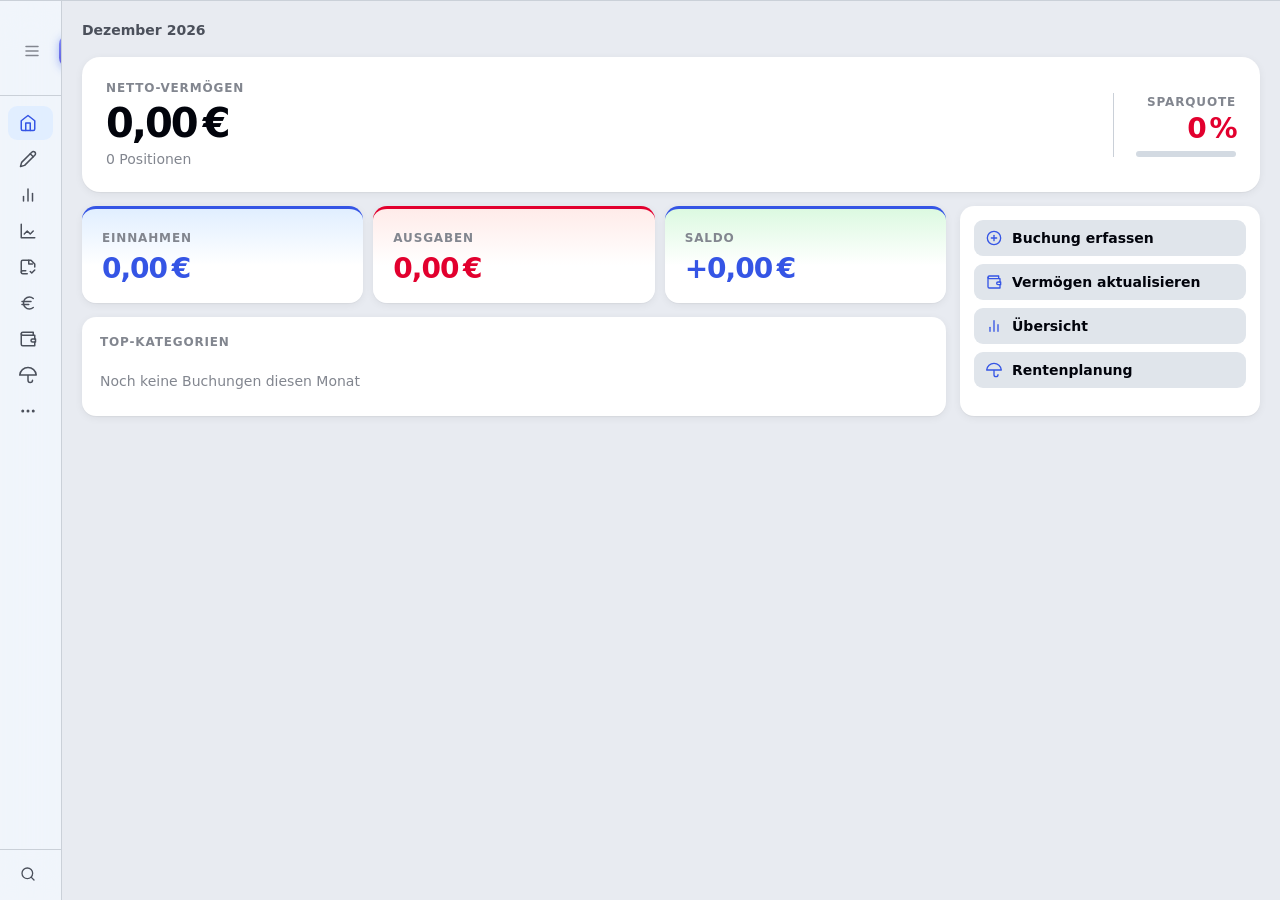
<file: index.html>
<!DOCTYPE html>
<html lang="de">
<head>
<meta charset="UTF-8">
<meta name="referrer" content="no-referrer">
<!-- CSP (Paket 4): Daten dürfen nur an diese Server gehen. Neue Fremdadresse = hier eintragen.
     'unsafe-inline' bleibt nötig (Inline-Handler) — die Sperre wirkt gegen das Ausleiten, nicht gegen Injection. -->
<meta http-equiv="Content-Security-Policy" content="default-src 'self'; script-src 'self' 'unsafe-inline'; style-src 'self' 'unsafe-inline'; font-src 'self'; img-src 'self' data: blob:; connect-src 'self' https://finanzplanersync.blob.core.windows.net https://www.alphavantage.co https://cdn.jsdelivr.net https://api.frankfurter.dev https://open.er-api.com; manifest-src 'self'; worker-src 'self'; object-src 'none'; base-uri 'self'; form-action 'none'">
<script>(function(){var u=navigator.userAgent;if(/iPad|iPhone|iPod/.test(u)||(navigator.platform==='MacIntel'&&navigator.maxTouchPoints>1))document.documentElement.classList.add('ios');if(navigator.standalone===true||(window.matchMedia&&matchMedia('(display-mode: standalone)').matches))document.documentElement.classList.add('standalone');})();</script>
<meta http-equiv="Cache-Control" content="no-cache, no-store, must-revalidate">
<meta http-equiv="Pragma" content="no-cache">
<meta http-equiv="Expires" content="0">
<meta name="color-scheme" content="light dark">
<meta name="supported-color-schemes" content="light dark">
<meta name="viewport" content="width=device-width,initial-scale=1,maximum-scale=1,user-scalable=no">
<meta name="apple-mobile-web-app-capable" content="yes">
<meta name="apple-mobile-web-app-status-bar-style" content="default">
<meta name="apple-mobile-web-app-title" content="Finanzplaner">
<title>Finanzplaner v12.2</title>
<link rel="stylesheet" href="style.css?v=20261127e">
</head>
<body>

<div class="ptr-bar" id="ptr-bar">
  <svg class="ptr-spinner" viewBox="0 0 24 24" fill="none" stroke="currentColor" stroke-width="2.5" stroke-linecap="round"><path d="M21 12a9 9 0 1 1-6.219-8.56"/></svg>
  <span id="ptr-label">Zum Laden loslassen</span>
</div>

<div id="ios-edge" aria-hidden="true"></div>
<div id="app">

<!-- ══════════════════════════════════
     SIDEBAR (Desktop ≥ 768px)
══════════════════════════════════ -->
<nav id="sidebar">
  <div class="sb-brand">
    <button class="sb-toggle" id="sb-tog" onclick="toggleSB()" title="Seitenleiste"><svg width="18" height="18" viewBox="0 0 24 24" fill="none" stroke="currentColor" stroke-width="2" stroke-linecap="round" stroke-linejoin="round"><line x1="4" y1="6" x2="20" y2="6"/><line x1="4" y1="12" x2="20" y2="12"/><line x1="4" y1="18" x2="20" y2="18"/></svg></button>
    <div class="sb-logo"><svg width="16" height="16" viewBox="0 0 24 24" fill="none" stroke="currentColor" stroke-width="2.5" stroke-linecap="round" stroke-linejoin="round"><path d="M4 10h12"/><path d="M4 14h9"/><path d="M19 6a7.7 7.7 0 0 0-5.2-2A7.9 7.9 0 0 0 6 12c0 4.4 3.5 8 7.8 8 2 0 3.8-.8 5.2-2"/></svg></div>
    <div>
      <div class="sb-name">Finanzplaner</div>
      <div class="sb-ver">v12.2 · build 1127e</div>
      <div id="sync-indicator"><span class="sync-dot" id="sync-dot"></span><span id="sync-lbl"></span></div>
    </div>
  </div>
  <div class="sb-scroll">
    <div class="sb-grp">
      <button class="sb-item" data-p="home" data-tip="Home" onclick="nav('home')"><span class="sb-ico"><svg width="18" height="18" viewBox="0 0 24 24" fill="none" stroke="currentColor" stroke-width="2" stroke-linecap="round" stroke-linejoin="round"><path d="m3 9 9-7 9 7v11a2 2 0 0 1-2 2H5a2 2 0 0 1-2-2z"/><polyline points="9 22 9 12 15 12 15 22"/></svg></span><span class="sb-txt">Home</span></button>
      <button class="sb-item active" data-p="eingabe"    data-tip="Eingabe"    onclick="nav('eingabe')"><span class="sb-ico"><svg width="18" height="18" viewBox="0 0 24 24" fill="none" stroke="currentColor" stroke-width="2" stroke-linecap="round" stroke-linejoin="round"><path d="M17 3a2.85 2.83 0 1 1 4 4L7.5 20.5 2 22l1.5-5.5Z"/><path d="m15 5 4 4"/></svg></span><span class="sb-txt">Eingabe</span></button>
      <button class="sb-item" data-p="auswertung"        data-tip="Übersicht"  onclick="nav('auswertung')"><span class="sb-ico"><svg width="18" height="18" viewBox="0 0 24 24" fill="none" stroke="currentColor" stroke-width="2" stroke-linecap="round" stroke-linejoin="round"><line x1="18" y1="20" x2="18" y2="10"/><line x1="12" y1="20" x2="12" y2="4"/><line x1="6" y1="20" x2="6" y2="14"/></svg></span><span class="sb-txt">Übersicht</span></button>
      <button class="sb-item" data-p="cashflow"          data-tip="Cashflow"   onclick="nav('cashflow')"><span class="sb-ico"><svg width="18" height="18" viewBox="0 0 24 24" fill="none" stroke="currentColor" stroke-width="2" stroke-linecap="round" stroke-linejoin="round"><path d="M3 3v18h18"/><path d="m7 16 4-4 4 4 4-4"/></svg></span><span class="sb-txt">Cashflow</span></button>
      <button class="sb-item" data-p="reports"           data-tip="Reports"    onclick="nav('reports')"><span class="sb-ico"><svg width="18" height="18" viewBox="0 0 24 24" fill="none" stroke="currentColor" stroke-width="2" stroke-linecap="round" stroke-linejoin="round"><path d="M9 17H5a2 2 0 0 0-2 2"/><path d="M11 21H5a2 2 0 0 1-2-2V5a2 2 0 0 1 2-2h11l5 5v4"/><path d="M13 3v5h5"/><path d="m15 18 2 2 4-4"/></svg></span><span class="sb-txt">Reports</span></button>
      <button class="sb-item" data-p="budget"            data-tip="Budget"     onclick="nav('budget')"><span class="sb-ico"><svg width="18" height="18" viewBox="0 0 24 24" fill="none" stroke="currentColor" stroke-width="2" stroke-linecap="round" stroke-linejoin="round"><path d="M4 10h12"/><path d="M4 14h9"/><path d="M19 6a7.7 7.7 0 0 0-5.2-2A7.9 7.9 0 0 0 6 12c0 4.4 3.5 8 7.8 8 2 0 3.8-.8 5.2-2"/></svg></span><span class="sb-txt">Budget</span></button>
      <button class="sb-item" data-p="vermoegen"         data-tip="Vermögen"   onclick="nav('vermoegen')"><span class="sb-ico"><svg width="18" height="18" viewBox="0 0 24 24" fill="none" stroke="currentColor" stroke-width="2" stroke-linecap="round" stroke-linejoin="round"><path d="M21 12V7H5a2 2 0 0 1 0-4h14v4"/><path d="M3 5v14a2 2 0 0 0 2 2h16v-5"/><path d="M18 12a2 2 0 0 0 0 4h4v-4Z"/></svg></span><span class="sb-txt">Vermögen</span></button>
      <button class="sb-item" data-p="rente"             data-tip="Rente"       onclick="nav('rente')"><span class="sb-ico"><svg width="18" height="18" viewBox="0 0 24 24" fill="none" stroke="currentColor" stroke-width="2" stroke-linecap="round" stroke-linejoin="round"><path d="M23 12a11.05 11.05 0 0 0-22 0zm-5 7a3 3 0 0 1-6 0v-7"/></svg></span><span class="sb-txt">Rente</span></button>
      <button class="sb-item" data-p="mehr"              data-tip="Mehr"        onclick="nav('mehr')"><span class="sb-ico"><svg width="18" height="18" viewBox="0 0 24 24" fill="none" stroke="currentColor" stroke-width="2" stroke-linecap="round" stroke-linejoin="round"><circle cx="12" cy="12" r="1"/><circle cx="19" cy="12" r="1"/><circle cx="5" cy="12" r="1"/></svg></span><span class="sb-txt">Mehr</span></button>
    </div>
  </div>
  <div class="sb-foot">
    <button class="sb-item" data-tip="Suche" onclick="openSearch()"><span class="sb-ico"><svg width="16" height="16" viewBox="0 0 24 24" fill="none" stroke="currentColor" stroke-width="2" stroke-linecap="round" stroke-linejoin="round"><circle cx="11" cy="11" r="8"/><path d="m21 21-4.35-4.35"/></svg></span><span class="sb-txt">Suche</span></button>
  </div>
</nav>

<!-- ══════════════════════════════════
     MAIN
══════════════════════════════════ -->
<div id="main">

  <!-- SAS-Ablauf-Warnbanner (nur sichtbar wenn Token bald abläuft / abgelaufen) -->
  <div id="sas-bar" class="sas-bar" style="display:none" onclick="stGo('sync')"></div>

  <!-- Mobile Header (nur < 768px sichtbar per CSS) -->
  <div id="mob-hdr">
    <div class="mob-top">
      <div class="mob-brand">
        <div class="mob-brand-logo"><svg width="16" height="16" viewBox="0 0 24 24" fill="none" stroke="currentColor" stroke-width="2.5" stroke-linecap="round" stroke-linejoin="round"><path d="M4 10h12"/><path d="M4 14h9"/><path d="M19 6a7.7 7.7 0 0 0-5.2-2A7.9 7.9 0 0 0 6 12c0 4.4 3.5 8 7.8 8 2 0 3.8-.8 5.2-2"/></svg></div>
        <div class="mob-brand-name">Finanzplaner</div>
      </div>
      <div style="display:flex;align-items:center;gap:6px">
        <div class="mob-page-lbl" id="mob-lbl">Eingabe</div>
        <button class="sr-mob-btn" onclick="openSearch()" title="Suche"><svg width="16" height="16" viewBox="0 0 24 24" fill="none" stroke="currentColor" stroke-width="2" stroke-linecap="round" stroke-linejoin="round"><circle cx="11" cy="11" r="8"/><path d="m21 21-4.35-4.35"/></svg></button>
      </div>
    </div>
  </div>

  <!-- Neue Navigation (Schritt 3, Test-Schalter): Reiter des Bereichs, nur sichtbar mit body.nn -->
  <div id="nn-sub" class="nn-sub" role="tablist" aria-label="Reiter"></div>

  <!-- Pages -->
  <div id="pages">

    <!-- EINGABE -->
    <div class="page" id="p-home">
      <div class="pg">
        <div class="hm-wrap" id="hm-wrap"><div class="hm-empty">Wird geladen…</div></div>
      </div>
    </div>

    <div class="page active" id="p-eingabe">
      <div class="pg">
        <div class="ei-wrap">

          <!-- Kategorien -->
          <div class="ei-cats" id="cats-panel"></div>

          <!-- Numpad -->
          <div class="ei-numpad">
            <div class="np-display">
              <div class="np-cat-lbl" id="np-cat">— Kategorie wählen —</div>
              <div class="np-amount-row" style="position:relative">
                <span class="np-sign" id="np-sign"></span>
                <span class="np-amount" id="np-amt">0</span>
                <button class="np-currency-btn" id="np-currency-btn" onclick="npCurrencyToggle(event)">€</button>
                <div class="np-curr-picker" id="np-curr-picker"></div>
              </div>
              <div class="np-conv" id="np-conv"></div>
            </div>

            <div class="np-date-row">
              <input type="date" class="np-date" id="np-date">
              <button class="np-heute" onclick="setHeute()">Heute</button>
            </div>
            <div class="np-opts">
              <select class="np-sel" id="np-obj" onchange="this.classList.toggle('has-val',!!this.value)">
                <option value="">Objekt…</option>
              </select>
            </div>

            <div class="np-grid">
              <button class="np-btn" onclick="npKey('7')">7</button>
              <button class="np-btn" onclick="npKey('8')">8</button>
              <button class="np-btn" onclick="npKey('9')">9</button>
              <button class="np-btn" onclick="npKey('4')">4</button>
              <button class="np-btn" onclick="npKey('5')">5</button>
              <button class="np-btn" onclick="npKey('6')">6</button>
              <button class="np-btn" onclick="npKey('1')">1</button>
              <button class="np-btn" onclick="npKey('2')">2</button>
              <button class="np-btn" onclick="npKey('3')">3</button>
              <button class="np-btn np-del" onclick="npDel()">⌫</button>
              <button class="np-btn" onclick="npKey('0')">0</button>
              <button class="np-btn" onclick="npKey(',')">‚</button>
            </div>

            <div class="np-seg">
              <button class="np-seg-btn active" id="np-seg-aus" onclick="setTyp('ausgabe')"><svg class="ic" width="14" height="14" viewBox="0 0 24 24" fill="none" stroke="currentColor" stroke-width="2" stroke-linecap="round" stroke-linejoin="round" aria-hidden="true"><path d="M5 12h14"/></svg> Ausgabe</button>
              <button class="np-seg-btn erstattung" id="np-seg-ers" onclick="setTyp('erstattung')" title="Für Geldtransfers, Korrekturen oder Kostenrückerstattungen">↩ Rückbuchung</button>
            </div>
            <button class="np-notiz-toggle" id="np-notiz-toggle" onclick="npToggleNotiz()" type="button">
              <span class="np-notiz-ico" id="np-notiz-ico">＋</span>
              <span id="np-notiz-lbl">Notiz hinzufügen</span>
            </button>
            <div class="np-notiz-wrap" id="np-notiz-wrap">
              <textarea class="np-notiz" id="np-note" rows="2" maxlength="500" placeholder="Notiz…"></textarea>
            </div>
            <div class="np-save-row">
              <button class="np-save" id="np-save" disabled onclick="speichern()">Speichern</button>
            </div>
          </div>

        </div><!-- /ei-wrap -->

        <!-- Kontoauszug-Import -->
        <button class="imp-start" onclick="impStart()">
          <span class="imp-start-ico">⤓</span>
          <span><b>Kontoauszug importieren</b><span class="imp-start-sub">CSV der ING prüfen und übernehmen</span></span>
        </button>
        <input type="file" id="imp-file" accept=".csv,text/csv,text/plain" style="display:none" onchange="impFile(this)">
        <div class="imp-hist" id="imp-hist"></div>

        <!-- Letzte Einträge -->
        <div class="entries">
          <div class="entries-hdr">
            <span class="entries-ttl">Letzte Einträge</span>
            <span class="entries-cnt" id="e-cnt"></span>
          </div>
          <div class="entries-body" id="e-list"></div>
        </div>

      </div><!-- /pg -->
    </div><!-- /p-eingabe -->

    <!-- Placeholder pages -->
    <div class="page" id="p-auswertung"><div class="pg"><div class="av-wrap"><div class="av-bar"><div class="av-nav"><button class="av-arr" onclick="avShift(-1)">&#8249;</button><div style="position:relative;display:inline-flex"><button class="av-period-lbl" id="av-lbl">--</button><input type="date" id="av-picker" style="position:absolute;inset:0;opacity:0;width:100%;height:100%;cursor:pointer" onclick="if(this.showPicker)try{this.showPicker()}catch(e){}" onchange="avPickerChange(this.value)"></div><button class="av-arr" onclick="avShift(1)">&#8250;</button></div><div class="av-right-bar"><button class="av-heute" onclick="avHeute()">Heute</button><div class="av-mode-bar"><button class="av-mode-btn active" data-m="monat" onclick="avMode('monat',this)">Monat</button><button class="av-mode-btn" data-m="quartal" onclick="avMode('quartal',this)">Quartal</button><button class="av-mode-btn" data-m="jahr" onclick="avMode('jahr',this)">Jahr</button></div></div></div><div class="rp2-kpi-row av-kpis" id="av-kpis"></div><div class="av-kat-card"><div class="av-kat-hdr"><div class="av-seg-bar"><button class="av-seg-btn active" onclick="avKatView('gruppen',this)">Gruppen</button><button class="av-seg-btn" onclick="avKatView('kategorien',this)">Kategorien</button><button class="av-seg-btn" onclick="avKatView('objekte',this)">Objekte</button></div></div><div class="av-tbl-hdr"><div class="av-tbl-h h-name desc" id="avh-name" onclick="avSort('name')">Gruppe</div><div class="av-tbl-h h-amt" id="avh-amt" onclick="avSort('amt')">Betrag</div></div><div class="av-kat-list" id="av-kat-list"></div></div><div class="av-cd-wrap" id="av-cd" style="display:none"></div></div></div></div>
    <div class="page" id="p-objekte">
      <div class="pg">
        <div class="ob-wrap" id="ob-wrap"></div>
      </div>
    </div>
    <div class="page" id="p-gehalt">
      <div class="pg">
        <div class="gh-wrap">
          <div class="gh-bar">
            <div class="av-nav">
              <button class="av-arr" onclick="ghShift(-1)">&#8249;</button>
              <span class="gh-year-lbl" id="gh-year-lbl">2026</span>
              <button class="av-arr" onclick="ghShift(1)">&#8250;</button>
            </div>
            <div style="display:flex;gap:8px;align-items:center;flex-wrap:wrap">
              <button class="av-heute" onclick="ghHeute()">Heute</button>
              <button class="av-heute" onclick="ghCopyYear()" style="background:var(--surf2);border-color:var(--brd);color:var(--tx2)">Jahr kopieren</button>
              <div id="gh-person-sw" style="display:none;background:var(--surf2);border:1px solid var(--brd);border-radius:var(--r-sm);padding:2px;display:flex;gap:2px">
                <button id="gh-sw-p1" class="av-heute" onclick="ghSetPerson('person_1')" style="border-radius:var(--r-sm);padding:4px 10px;font-size:12px">Person 1</button>
                <button id="gh-sw-p2" class="av-heute" onclick="ghSetPerson('person_2')" style="border-radius:var(--r-sm);padding:4px 10px;font-size:12px">Person 2</button>
              </div>
            </div>
          </div>
          <div class="gh-stat-row" id="gh-stats"></div>
          <div class="gh-card">
            <div class="gh-card-hdr">
              <span class="gh-card-title">Monatliche Erfassung</span>
              <span style="font-size:12px;color:var(--tx3)">Monat antippen zum Bearbeiten</span>
            </div>
            <div class="gh-months" id="gh-months"></div>
          </div>
          <div class="gh-card">
            <div class="gh-card-hdr">
              <span class="gh-card-title">Weitere Einnahmen</span>
              <span style="font-size:12px;color:var(--tx3)">Kindergeld, Steuererstattung …</span>
            </div>
            <div id="gh-inc"></div>
          </div>
          <div class="gh-card">
            <div class="gh-card-hdr">
              <span class="gh-card-title">Reallohn vs. Inflation</span>
              <div style="display:flex;gap:6px;align-items:center">
                <button id="gh-showall-btn" onclick="ghToggleShowAll()" style="display:none;padding:4px 10px;border-radius:var(--r-sm);border:1px solid var(--brd);background:var(--surf2);font-size:12px;font-weight:600;color:var(--tx2);cursor:pointer;transition:all .15s">Letzte 10</button>
                <div style="display:flex;background:var(--bg);border-radius:var(--r-sm);padding:2px;gap:2px;border:1px solid var(--brd)">
                  <button id="gh-mode-bar" onclick="ghSetMode('bar')" style="padding:4px 10px;border-radius:var(--r-sm);border:none;font-size:12px;font-weight:600;cursor:pointer;transition:all .15s;background:var(--blue);color:var(--on-accent)">Balken</button>
                  <button id="gh-mode-line" onclick="ghSetMode('line')" style="padding:4px 10px;border-radius:var(--r-sm);border:none;font-size:12px;font-weight:600;cursor:pointer;transition:all .15s;background:none;color:var(--tx2)">Linie</button>
                </div>
              </div>
            </div>
            <div style="padding:16px 12px 4px"><div class="fp-chart-box gh-chart-box"><canvas id="ghc"></canvas></div></div>
            <div id="gh-rw" class="tbl-scroll"></div>
          </div>
        </div>
      </div>
    </div>
    <div class="page" id="p-vermoegen">
      <div class="pg">
        <div class="vm-wrap">
          <div class="vm-filter" id="vm-filter"></div>
          <div class="vm-total-card" id="vm-total"></div>
          <div class="vm-chart-card" id="vm-charts"></div>
          <div class="vm-chart-card vm-hist-card" id="vm-hist"></div>
          <div class="vm-section-hdr">
            <span class="vm-section-title">Anlagen</span>
            <div style="display:flex;gap:8px">
              <button class="av-heute" id="vm-refresh-btn" onclick="vmRefreshPrices()" style="font-size:12px;padding:5px 10px">↻ Kurse aktualisieren</button>
              <button class="av-heute" onclick="vmOpenNewAsset()" style="font-size:12px;padding:5px 10px">+ Neue Anlage</button>
            </div>
          </div>
          <div class="vm-assets" id="vm-assets"></div>
          <div class="vm-espp-card" id="vm-espp"></div>
          <div class="vm-fsa-card">
            <div class="vm-fsa-hdr">
              <span class="vm-fsa-title">Freistellungsaufträge</span>
            </div>
            <div id="vm-fsa"></div>
          </div>
        </div>
      </div>
    </div>
    <div class="page" id="p-rente">
      <div class="pg" style="padding-top:12px">
        <div class="rp-layout">

          <!-- ══ SIDEBAR: Einstellungen (einklappbar) ══ -->
          <div class="rp-sidebar">

            <!-- Person-Toggle (nur wenn Partner aktiv) -->
            <div id="rp-person-bar"></div>

            <!-- ── Grundeinstellungen ── -->
            <div class="rp-sec">
              <div class="rp-sec-hdr" onclick="rpToggleSec('basis')">
                <span style="display:inline-flex;align-items:center;gap:5px"><svg width="14" height="14" viewBox="0 0 24 24" fill="none" stroke="currentColor" stroke-width="2" stroke-linecap="round" stroke-linejoin="round"><line x1="21" y1="4" x2="14" y2="4"/><line x1="10" y1="4" x2="3" y2="4"/><line x1="21" y1="12" x2="12" y2="12"/><line x1="8" y1="12" x2="3" y2="12"/><line x1="21" y1="20" x2="16" y2="20"/><line x1="12" y1="20" x2="3" y2="20"/><line x1="14" y1="2" x2="14" y2="6"/><line x1="8" y1="10" x2="8" y2="14"/><line x1="16" y1="18" x2="16" y2="22"/></svg> Grundeinstellungen</span>
                <span class="rp-sec-arr open" id="rp-sarr-basis">▼</span>
              </div>
              <div class="rp-sec-body" id="rp-sb-basis">
                <div class="rp-f">
                  <div class="rp-fl"><span>Renteneintrittsalter</span><span class="rp-fv" id="rp-retage-sv">63</span></div>
                  <input type="range" class="rp-sl-range" id="rp-retage-sl" min="40" max="70" step="1" oninput="rpSyncSlider('retage',this.value);rpQuickSave()">
                  <input type="hidden" id="rp-retage">
                </div>
                <div class="rp-f">
                  <div class="rp-fl"><span>Ausgaben/Monat im Ruhestand</span><span class="rp-fv" id="rp-expenses-sv">4.000 €</span></div>
                  <input type="range" class="rp-sl-range" id="rp-expenses-sl" min="500" max="10000" step="100" oninput="rpSyncSlider('expenses',this.value);rpQuickSave()">
                  <input type="hidden" id="rp-expenses">
                </div>
                <div class="rp-f">
                  <div class="rp-fl"><span>Regelrentenalter</span></div>
                  <div class="rp-ni-row"><input class="rp-ni" id="rp-regular-age" type="number" min="60" max="70" step="1" placeholder="67" onchange="rpQuickSave()"><span class="rp-ni-unit">Jahre</span></div>
                  <div style="font-size:12px;color:var(--tx3);margin-top:3px">§235 SGB VI: Jahrgang 1964+ = 67 · Jahrgang 1947–1963 = gestaffelt (z.B. Jahrgang 1960 = 66 Jahre 8 Monate)</div>
                </div>
                <div class="rp-f">
                  <div class="rp-fl"><span>Krankenversicherung</span></div>
                  <select class="fs" id="rp-kv-status" onchange="rpQuickSave()" style="width:100%">
                    <option value="gkv">Gesetzliche Krankenversicherung</option>
                    <option value="pkv">Private Krankenversicherung</option>
                  </select>
                  <div style="font-size:12px;color:var(--tx3);margin-top:3px">Relevant für Familienversicherung bei Frühverrentung</div>
                </div>
                <div class="rp-f">
                  <div class="rp-fl"><span>Gehaltssteigerung pro Jahr</span><span class="rp-fv" id="rp-gehaltssteig-sv">2.0 %</span></div>
                  <input type="range" class="rp-sl-range" id="rp-gehaltssteig-sl" min="0" max="5" step="0.5" oninput="rpSyncSlider('gehaltssteig',this.value);rpQuickSave()">
                  <input type="hidden" id="rp-gehaltssteig">
                </div>
              </div>
            </div>

            <!-- ── Gesetzliche Rente ── -->
            <div class="rp-sec">
              <div class="rp-sec-hdr" onclick="rpToggleSec('rente')">
                <span style="display:inline-flex;align-items:center;gap:5px"><svg width="14" height="14" viewBox="0 0 24 24" fill="none" stroke="currentColor" stroke-width="2" stroke-linecap="round" stroke-linejoin="round"><line x1="3" y1="22" x2="21" y2="22"/><line x1="6" y1="18" x2="6" y2="11"/><line x1="10" y1="18" x2="10" y2="11"/><line x1="14" y1="18" x2="14" y2="11"/><line x1="18" y1="18" x2="18" y2="11"/><polygon points="12 2 20 7 4 7"/></svg> Gesetzliche Rente</span>
                <span class="rp-sec-arr open" id="rp-sarr-rente">▼</span>
              </div>
              <div class="rp-sec-body" id="rp-sb-rente">
                <div style="font-size:12px;color:var(--tx3);margin-bottom:8px;line-height:1.4">Werte aus der <strong>Renteninformation der DRV</strong> übernehmen.</div>
                <div class="rp-f">
                  <div class="rp-fl"><span>Rentenpunkte</span><span style="font-size:12px;color:var(--tx3)">laut Renteninformation</span></div>
                  <div class="rp-ni-row"><input class="rp-ni" id="rp-punkte" type="number" min="0" step="0.1" inputmode="decimal" placeholder="z.B. 32.5" onchange="rpQuickSave()"><span class="rp-ni-unit">Punkte</span></div>
                </div>
                <div class="rp-f">
                  <div class="rp-fl"><span>Stand der Renteninformation</span></div>
                  <input class="rp-ni" id="rp-punkte-date" type="text" placeholder="MM.YYYY" onchange="rpQuickSave()">
                </div>
                <div class="rp-f" id="rp-py-wrap">
                  <div class="rp-fl"><span>Neue Punkte/Jahr</span><span class="rp-fv" id="rp-punkte-year-sv"></span></div>
                  <div id="rp-py-auto" style="display:none;background:var(--surf2);border:1px solid var(--brd);border-radius:var(--r-sm);padding:6px 10px;font-size:12px;color:var(--tx2);display:flex;align-items:center;justify-content:space-between;gap:8px">
                    <span><svg class="ic" width="12" height="12" viewBox="0 0 24 24" fill="none" stroke="currentColor" stroke-width="2" stroke-linecap="round" stroke-linejoin="round" aria-hidden="true"><path d="M13 2 3 14h9l-1 8 10-12h-9l1-8z"/></svg> Auto: <strong id="rp-py-auto-val">–</strong> Punkte/Jahr</span>
                    <button onclick="rpSetEpMode('manuell')" style="font-size:12px;padding:2px 8px;border-radius:var(--r-sm);border:1px solid var(--brd);background:var(--surf);color:var(--tx2);cursor:pointer">Manuell</button>
                  </div>
                  <div id="rp-py-manual" style="display:none">
                    <input type="range" class="rp-sl-range" id="rp-punkte-year-sl" min="0" max="2.5" step="0.05" oninput="rpSyncSlider('punkte-year',this.value);rpQuickSave()">
                    <div style="margin-top:4px;text-align:right"><button onclick="rpSetEpMode('auto')" style="font-size:12px;padding:2px 8px;border-radius:var(--r-sm);border:1px solid var(--brd);background:var(--surf);color:var(--blue);cursor:pointer"><svg class="ic" width="12" height="12" viewBox="0 0 24 24" fill="none" stroke="currentColor" stroke-width="2" stroke-linecap="round" stroke-linejoin="round" aria-hidden="true"><path d="M13 2 3 14h9l-1 8 10-12h-9l1-8z"/></svg> Auto verwenden</button></div>
                  </div>
                  <div id="rp-py-nodata" style="display:none;font-size:12px;color:var(--tx3)">
                    Kein Gehalt im Gehalt-Tab — bitte manuell eingeben
                    <input type="range" class="rp-sl-range" id="rp-punkte-year-sl-nd" min="0" max="2.5" step="0.05" oninput="rpSyncSliderNd(this.value);rpQuickSave()" style="margin-top:4px">
                  </div>
                  <input type="hidden" id="rp-punkte-year">
                </div>
                <div class="rp-f">
                  <div class="rp-fl"><span>Rentenwert West (€)</span><span style="font-size:12px;color:var(--tx3)">ab Juli 2026: 42,52</span></div>
                  <input class="rp-ni" id="rp-rentenwert" type="number" min="0" step="0.01" placeholder="40.79" onchange="rpQuickSave()">
                </div>
                <div class="rp-f">
                  <div class="rp-fl"><span>Krankenversicherungs-Zusatzbeitrag</span><span style="font-size:12px;color:var(--tx3)">deiner Krankenkasse</span></div>
                  <div class="rp-ni-row"><input class="rp-ni" id="rp-kv-zusatz" type="number" min="0" max="5" step="0.01" placeholder="2.99" onchange="rpSaveKvZusatz(this.value)"><span class="rp-ni-unit">%</span></div>
                  <div style="font-size:12px;color:var(--tx3);margin-top:3px" id="rp-kv-info">Krankenversicherungs-Satz Rentner: <span id="rp-kv-satz-anzeige">8,80</span> % (= (14,6 + Zusatzbeitrag) / 2)</div>
                </div>
                <div class="rp-f">
                  <div class="rp-fl"><span>Familienversicherungsgrenze</span><span style="font-size:12px;color:var(--tx3)">§ 10 SGB V · jährlich prüfen</span></div>
                  <div class="rp-ni-row"><input class="rp-ni" id="rp-fv-grenze" type="number" min="0" step="1" placeholder="505" onchange="rpSaveFvGrenze(this.value)"><span class="rp-ni-unit">€/Monat</span></div>
                </div>
                <div class="rp-f">
                  <div class="rp-fl"><span>Mindestbemessungsgrundlage gesetzliche Krankenversicherung</span><span style="font-size:12px;color:var(--tx3)">§ 240 SGB V · jährlich prüfen</span></div>
                  <div class="rp-ni-row"><input class="rp-ni" id="rp-gkv-mindest" type="number" min="0" step="0.01" placeholder="1131.67" onchange="rpSaveGkvMindest(this.value)"><span class="rp-ni-unit">€/Monat</span></div>
                </div>
              </div>
            </div>

            <!-- ── Rendite-Annahmen ── -->
            <div class="rp-sec">
              <div class="rp-sec-hdr" onclick="rpToggleSec('rendite')">
                <span style="display:inline-flex;align-items:center;gap:5px"><svg width="14" height="14" viewBox="0 0 24 24" fill="none" stroke="currentColor" stroke-width="2" stroke-linecap="round" stroke-linejoin="round"><polyline points="23 6 13.5 15.5 8.5 10.5 1 18"/><polyline points="17 6 23 6 23 12"/></svg> Rendite-Annahmen</span>
                <span class="rp-sec-arr open" id="rp-sarr-rendite">▼</span>
              </div>
              <div class="rp-sec-body" id="rp-sb-rendite">
                <div style="font-size:12px;color:var(--tx3);margin-bottom:8px;line-height:1.4">Rendite pro Asset-Klasse für das <strong>aktive Szenario</strong>. Nur Klassen aus deinem Portfolio werden angezeigt.</div>
                <div id="rp-rendite-sliders"></div>
                <div style="display:flex;justify-content:space-between;align-items:center;margin-top:6px">
                  <span style="font-size:12px;color:var(--tx2);font-weight:600" id="rp-rendite-weighted"></span>
                  <button onclick="rpResetClassReturns()" style="font-size:12px;color:var(--tx3);padding:4px 8px;border:1px solid var(--brd);border-radius:var(--r-sm);background:none;cursor:pointer">↺ Reset</button>
                </div>
              </div>
            </div>

            <!-- Toggle: Standard / Erweitert -->
            <button class="rp-mehr-btn" id="rp-mehr-btn" onclick="rpToggleMehr()">＋ Weitere Optionen einblenden</button>

            <!-- ── Betriebsrente ── -->
            <div class="rp-sec rp-sec-mehr">
              <div class="rp-sec-hdr" onclick="rpToggleSec('bav')">
                <span style="display:inline-flex;align-items:center;gap:5px"><svg width="14" height="14" viewBox="0 0 24 24" fill="none" stroke="currentColor" stroke-width="2" stroke-linecap="round" stroke-linejoin="round"><path d="M6 22V4a2 2 0 0 1 2-2h8a2 2 0 0 1 2 2v18Z"/><path d="M6 12H4a2 2 0 0 0-2 2v6a2 2 0 0 0 2 2h2"/><path d="M18 9h2a2 2 0 0 1 2 2v9a2 2 0 0 1-2 2h-2"/><path d="M10 6h4"/><path d="M10 10h4"/><path d="M10 14h4"/><path d="M10 18h4"/></svg> Betriebsrente</span>
                <span class="rp-sec-arr" id="rp-sarr-bav">▼</span>
              </div>
              <div class="rp-sec-body" id="rp-sb-bav" style="display:none">
                <div class="rp-f">
                  <div class="rp-fl"><span>Brutto/Monat</span></div>
                  <div class="rp-ni-row"><input class="rp-ni" id="rp-direkt" type="number" min="0" step="10" placeholder="0" onchange="rpQuickSave()"><span class="rp-ni-unit">€</span></div>
                </div>
                <div class="rp-f">
                  <div class="rp-fl"><span>Arbeitgeber</span></div>
                  <input class="rp-ni" id="rp-direkt-ag" type="text" placeholder="Arbeitgeber GmbH" onchange="rpQuickSave()">
                </div>
              </div>
            </div>

            <!-- ── Rürup-Rente ── -->
            <div class="rp-sec rp-sec-mehr">
              <div class="rp-sec-hdr" onclick="rpToggleSec('ruerup')">
                <span style="display:inline-flex;align-items:center;gap:5px"><svg width="14" height="14" viewBox="0 0 24 24" fill="none" stroke="currentColor" stroke-width="2" stroke-linecap="round" stroke-linejoin="round"><path d="M14 2H6a2 2 0 0 0-2 2v16a2 2 0 0 0 2 2h12a2 2 0 0 0 2-2V8z"/><polyline points="14 2 14 8 20 8"/><line x1="16" y1="13" x2="8" y2="13"/><line x1="16" y1="17" x2="8" y2="17"/><polyline points="10 9 9 9 8 9"/></svg> Rürup-Rente</span>
                <span class="rp-sec-arr" id="rp-sarr-ruerup">▼</span>
              </div>
              <div class="rp-sec-body" id="rp-sb-ruerup" style="display:none">
                <div style="font-size:12px;color:var(--tx3);margin-bottom:8px">Keine Kranken-/Pflegeversicherung — Einkommensteuer nach Kohortenbesteuerung §22 Nr. 1a EStG.</div>
                <!-- Projektion aus Fondswert -->
                <div style="background:var(--surf);border:1px solid var(--brd);border-radius:var(--r-sm);padding:10px 12px;margin-bottom:10px">
                  <div style="font-size:12px;font-weight:600;color:var(--tx2);margin-bottom:6px">Projektion aus Fondswert</div>
                  <div class="rp-f">
                    <div class="rp-fl"><span>Fondswert (aktuell)</span></div>
                    <div class="rp-ni-row"><input class="rp-ni" id="rp-ruerup-val" type="number" min="0" step="100" placeholder="0" oninput="rpRuerupProject()" onchange="rpQuickSave()"><span class="rp-ni-unit">€</span></div>
                  </div>
                  <div class="rp-f">
                    <div class="rp-fl"><span>Rentenfaktor (€/Jahr je 10k)</span></div>
                    <div class="rp-ni-row"><input class="rp-ni" id="rp-ruerup-rf" type="number" min="0" max="1000" step="1" placeholder="487" oninput="rpRuerupProject()" onchange="rpQuickSave()"><span class="rp-ni-unit">€</span></div>
                  </div>
                  <div id="rp-ruerup-proj" style="font-size:12px;color:var(--tx2);margin-top:6px;padding-top:6px;border-top:1px solid var(--brd);line-height:1.5"></div>
                </div>
                <!-- Brutto/Monat: auto oder manuell -->
                <div class="rp-f">
                  <div class="rp-fl" style="display:flex;align-items:center;gap:5px">
                    <span>Brutto/Monat</span>
                    <span id="rp-ruerup-mode" onclick="rpRuerupToggleMode()" title="Klicken zum Umschalten" style="cursor:pointer;font-size:12px;padding:1px 6px;border-radius:4px;background:var(--green,var(--green));color:#fff;white-space:nowrap">↻ auto</span>
                  </div>
                  <div class="rp-ni-row"><input class="rp-ni" id="rp-ruerup" type="number" min="0" step="10" placeholder="0" oninput="rpRuerupManualEdit()" onchange="rpQuickSave()"><span class="rp-ni-unit">€</span></div>
                </div>
                <div class="rp-f" style="margin-bottom:2px">
                  <div class="rp-fl" style="display:flex;align-items:center;gap:5px">
                    <span>Auszahlung ab Alter</span>
                    <span id="rp-ruerup-age-lock" onclick="rpRuerupToggleAge()" style="cursor:pointer;font-size:12px;padding:1px 6px;border-radius:4px;white-space:nowrap" title="Klicken zum Entkoppeln"><svg class="ic" width="12" height="12" viewBox="0 0 24 24" fill="none" stroke="currentColor" stroke-width="2" stroke-linecap="round" stroke-linejoin="round" aria-hidden="true"><path d="M10 13a5 5 0 0 0 7.54.54l3-3a5 5 0 0 0-7.07-7.07l-1.72 1.71"/><path d="M14 11a5 5 0 0 0-7.54-.54l-3 3a5 5 0 0 0 7.07 7.07l1.71-1.71"/></svg></span>
                  </div>
                  <div class="rp-ni-row"><input class="rp-ni" id="rp-ruerup-age" type="number" min="55" max="85" step="1" placeholder="67" oninput="rpRuerupProject()" onchange="rpQuickSave()"><span class="rp-ni-unit">Jahre</span></div>
                </div>
                <div id="rp-ruerup-stinfo" style="font-size:12px;color:var(--tx3);margin-bottom:6px;padding-left:2px"></div>
              </div>
            </div>

            <!-- ── Weitere Rentenversicherungen ── -->
            <div class="rp-sec rp-sec-mehr">
              <div class="rp-sec-hdr" onclick="rpToggleSec('weitere')">
                <span style="display:inline-flex;align-items:center;gap:5px"><svg width="14" height="14" viewBox="0 0 24 24" fill="none" stroke="currentColor" stroke-width="2" stroke-linecap="round" stroke-linejoin="round"><circle cx="12" cy="12" r="10"/><line x1="12" y1="8" x2="12" y2="16"/><line x1="8" y1="12" x2="16" y2="12"/></svg> Weitere Rentenversicherungen</span>
                <span class="rp-sec-arr" id="rp-sarr-weitere">▼</span>
              </div>
              <div class="rp-sec-body" id="rp-sb-weitere" style="display:none">
                <div style="font-size:12px;color:var(--tx3);margin-bottom:8px">z.B. Private Rentenversicherung, Zusatzversorgung öffentlicher Dienst</div>
                <div style="font-size:12px;color:var(--tx3);margin-bottom:6px">Name · Betrag/Monat oder Einmalzahlung · Ab Alter · Typ</div>
                <div id="rp-weitere-list"></div>
                <button class="av-heute" onclick="rpAddWeitere()" style="font-size:12px;padding:4px 10px;margin-top:8px;width:100%;text-align:center">+ Hinzufügen</button>
              </div>
            </div>

            <!-- ── Ausgaben ── -->
            <div class="rp-sec">
              <div class="rp-sec-hdr" onclick="rpToggleSec('ausgaben')">
                <span style="display:inline-flex;align-items:center;gap:5px"><svg width="14" height="14" viewBox="0 0 24 24" fill="none" stroke="currentColor" stroke-width="2" stroke-linecap="round" stroke-linejoin="round"><path d="M21 12V7H5a2 2 0 0 1 0-4h14v4"/><path d="M3 5v14a2 2 0 0 0 2 2h16v-5"/><path d="M18 12a2 2 0 0 0 0 4h4v-4Z"/></svg> Ausgaben</span>
                <span class="rp-sec-arr" id="rp-sarr-ausgaben">▼</span>
              </div>
              <div class="rp-sec-body" id="rp-sb-ausgaben" style="display:none">
                <div class="rp-info blue" id="rp-ausgaben-avg-info">Wird berechnet…</div>
                <div class="rp-f">
                  <div class="rp-fl"><span>Ausgaben/Monat im Ruhestand</span><span class="rp-fv" id="rp-expenses-sv2"></span></div>
                  <input type="range" class="rp-sl-range" id="rp-expenses-sl2" min="500" max="10000" step="100" oninput="rpSyncSlider('expenses',this.value);rpQuickSave()">
                  <input type="hidden" id="rp-expenses2">
                </div>
                <div class="rp-f">
                  <div class="rp-fl"><span>Ausgaben-Quelle</span></div>
                  <select class="rp-ni" id="rp-ausgaben-quelle" onchange="rpOnAusgabenQuelle()">
                    <option value="auto">Ø letzte 12 Monate (auto)</option>
                    <option value="manuell">Manuell</option>
                  </select>
                </div>
              </div>
            </div>

            <!-- ── ETF & Depot ── -->
            <div class="rp-sec">
              <div class="rp-sec-hdr" onclick="rpToggleSec('depot')">
                <span style="display:inline-flex;align-items:center;gap:5px"><svg width="14" height="14" viewBox="0 0 24 24" fill="none" stroke="currentColor" stroke-width="2" stroke-linecap="round" stroke-linejoin="round"><line x1="18" y1="20" x2="18" y2="10"/><line x1="12" y1="20" x2="12" y2="4"/><line x1="6" y1="20" x2="6" y2="14"/></svg> ETF &amp; Depot<span id="rp-depot-hdr-info" style="font-size:12px;font-weight:400;color:var(--tx3);margin-left:6px"></span></span>
                <span class="rp-sec-arr" id="rp-sarr-depot">▼</span>
              </div>
              <div class="rp-sec-body" id="rp-sb-depot" style="display:none">
                <div class="rp-info blue" id="rp-depot-live-info">Wird aus Vermögen-Tab gelesen…</div>
                <div class="rp-f">
                  <div class="rp-fl"><span>Entnahme-Strategie</span></div>
                  <select class="rp-ni" id="rp-entnahme-strat" onchange="rpQuickSave()">
                    <option value="luecke">Rentenlücke decken</option>
                    <option value="swr">Sichere Entnahmerate (%)</option>
                    <option value="fest">Fester Betrag (€/Monat)</option>
                  </select>
                </div>
                <div class="rp-f" id="rp-swr-field" style="display:none">
                  <div class="rp-fl"><span>Sichere Entnahmerate</span><span class="rp-fv" id="rp-swr-sv">3.5%</span></div>
                  <input type="range" class="rp-sl-range" id="rp-swr-sl" min="1" max="6" step="0.1" oninput="rpSyncSlider('swr',this.value);rpQuickSave()">
                  <input type="hidden" id="rp-swr">
                  <div style="font-size:12px;color:var(--tx3);margin-top:4px;line-height:1.4">Die US-basierte 4%-Regel gilt für 30 Jahre. Für deutsche Verhältnisse (Abzüge für Kranken- und Pflegeversicherung, längerer Horizont) empfehlen sich 3–3,5%.</div>
                  <label style="display:flex;align-items:center;gap:8px;margin-top:8px;cursor:pointer">
                    <input type="checkbox" id="rp-guardrails" onchange="rpQuickSave()">
                    <span style="font-size:12px;color:var(--tx2);font-weight:400">Guardrails: Rate sinkt bei −20% Depot-Einbruch</span>
                  </label>
                </div>
                <div class="rp-f" id="rp-fest-field" style="display:none">
                  <div class="rp-fl"><span>Fester Betrag/Monat</span></div>
                  <div class="rp-ni-row"><input class="rp-ni" id="rp-entnahme-fest" type="number" min="0" step="100" placeholder="1000" onchange="rpQuickSave()"><span class="rp-ni-unit">€</span></div>
                </div>
              </div>
            </div>

            <!-- ── Kinder ── -->
            <div class="rp-sec rp-sec-mehr">
              <div class="rp-sec-hdr" onclick="rpToggleSec('kinder')">
                <span style="display:inline-flex;align-items:center;gap:5px"><svg width="14" height="14" viewBox="0 0 24 24" fill="none" stroke="currentColor" stroke-width="2" stroke-linecap="round" stroke-linejoin="round"><path d="M17 21v-2a4 4 0 0 0-4-4H5a4 4 0 0 0-4 4v2"/><circle cx="9" cy="7" r="4"/><path d="M23 21v-2a4 4 0 0 0-3-3.87"/><path d="M16 3.13a4 4 0 0 1 0 7.75"/></svg> Kinder</span>
                <span class="rp-sec-arr" id="rp-sarr-kinder">▼</span>
              </div>
              <div class="rp-sec-body" id="rp-sb-kinder" style="display:none">
                <div style="font-size:12px;color:var(--tx3);margin-bottom:8px;line-height:1.4">Ausbildungskosten reduzieren den Depot-Aufbau. Stammdaten unter Einstellungen → Stammdaten.</div>
                <div id="rp-kinder-info" class="rp-info blue" style="margin-bottom:8px">Keine Kinder erfasst.</div>
                <div class="rp-f">
                  <div class="rp-fl"><span>Ausbildungskosten/Kind/Monat</span></div>
                  <div class="rp-ni-row"><input class="rp-ni" id="rp-k-kosten" type="number" min="0" step="50" placeholder="800" onchange="rpQuickSave()"><span class="rp-ni-unit">€</span></div>
                </div>
                <div class="rp-f">
                  <div class="rp-fl"><span>Ausbildungsdauer</span></div>
                  <div class="rp-ni-row"><input class="rp-ni" id="rp-k-dauer" type="number" min="1" max="8" step="1" placeholder="4" onchange="rpQuickSave()"><span class="rp-ni-unit">Jahre</span></div>
                </div>
              </div>
            </div>

            <!-- ── Erbimmobilie ── -->
            <div class="rp-sec rp-sec-mehr">
              <div class="rp-sec-hdr" onclick="rpToggleSec('erbe')">
                <span style="display:inline-flex;align-items:center;gap:5px"><svg width="14" height="14" viewBox="0 0 24 24" fill="none" stroke="currentColor" stroke-width="2" stroke-linecap="round" stroke-linejoin="round"><path d="m3 9 9-7 9 7v11a2 2 0 0 1-2 2H5a2 2 0 0 1-2-2z"/><polyline points="9 22 9 12 15 12 15 22"/></svg> Erbimmobilie</span>
                <span class="rp-sec-arr" id="rp-sarr-erbe">▼</span>
              </div>
              <div class="rp-sec-body" id="rp-sb-erbe" style="display:none">
                <div class="rp-tgl-row">
                  <span>Berücksichtigen</span>
                  <button class="rp-tgl" id="rp-erbe-tgl" onclick="rpToggleErbe()"></button>
                </div>
                <div id="rp-erbe-fields" style="display:none">
                  <div class="rp-f">
                    <div class="rp-fl"><span>Erwartet in</span></div>
                    <div class="rp-ni-row"><input class="rp-ni" id="rp-erbe-jahre" type="number" min="1" max="40" step="1" placeholder="15" onchange="rpQuickSave()"><span class="rp-ni-unit">Jahren</span></div>
                  </div>
                  <div class="rp-f">
                    <div class="rp-fl"><span>Verkehrswert</span></div>
                    <div class="rp-ni-row"><input class="rp-ni" id="rp-erbe-wert" type="number" min="0" step="10000" placeholder="250000" onchange="rpQuickSave()"><span class="rp-ni-unit">€</span></div>
                  </div>
                  <div class="rp-f">
                    <div class="rp-fl"><span>Modus</span></div>
                    <select class="rp-ni" id="rp-erbe-modus" onchange="rpToggleErbeFields();rpQuickSave()">
                      <option value="verkauf">Verkaufen → Depot</option>
                      <option value="miete">Vermieten → Einnahmen</option>
                    </select>
                  </div>
                  <div class="rp-f" id="rp-erbe-miete-field" style="display:none">
                    <div class="rp-fl"><span>Kaltmiete/Monat</span></div>
                    <div class="rp-ni-row"><input class="rp-ni" id="rp-erbe-miete" type="number" min="0" step="50" placeholder="900" onchange="rpQuickSave()"><span class="rp-ni-unit">€</span></div>
                  </div>
                </div>
              </div>
            </div>

            <!-- ── Abzüge Expert ── -->
            <div class="rp-sec rp-sec-mehr">
              <div class="rp-sec-hdr" onclick="rpToggleSec('abzuege')">
                <span style="display:inline-flex;align-items:center;gap:5px"><svg width="14" height="14" viewBox="0 0 24 24" fill="none" stroke="currentColor" stroke-width="2" stroke-linecap="round" stroke-linejoin="round"><path d="M14.7 6.3a1 1 0 0 0 0 1.4l1.6 1.6a1 1 0 0 0 1.4 0l3.77-3.77a6 6 0 0 1-7.94 7.94l-6.91 6.91a2.12 2.12 0 0 1-3-3l6.91-6.91a6 6 0 0 1 7.94-7.94l-3.76 3.76z"/></svg> Abzüge (Expert)</span>
                <span class="rp-sec-arr" id="rp-sarr-abzuege">▼</span>
              </div>
              <div class="rp-sec-body" id="rp-sb-abzuege" style="display:none">
                <div id="rp-abzuege-calc" class="rp-abz-calc" style="font-size:12px;line-height:1.7;margin-bottom:10px">Wird nach Dateneingabe berechnet.</div>
                <div style="font-size:12px;color:var(--tx3);margin-bottom:8px"><strong>Manuelle Überschreibung</strong> — leer = automatisch (gesetzliche Krankenversicherung, 2026)</div>
                <div class="rp-f">
                  <div class="rp-fl"><span>Netto-Faktor Gesetzliche Rente</span></div>
                  <div class="rp-ni-row"><input class="rp-ni" id="rp-nf-gesetzlich" type="number" min="50" max="100" step="1" placeholder="auto" onchange="rpQuickSave()"><span class="rp-ni-unit">%</span></div>
                </div>
                <div class="rp-f">
                  <div class="rp-fl"><span>Netto-Faktor Betriebsrente</span></div>
                  <div class="rp-ni-row"><input class="rp-ni" id="rp-nf-betriebsrente" type="number" min="50" max="100" step="1" placeholder="auto" onchange="rpQuickSave()"><span class="rp-ni-unit">%</span></div>
                </div>
                <div class="rp-f">
                  <div class="rp-fl"><span>Netto-Faktor Rürup</span></div>
                  <div class="rp-ni-row"><input class="rp-ni" id="rp-nf-ruerup" type="number" min="50" max="100" step="1" placeholder="auto" onchange="rpQuickSave()"><span class="rp-ni-unit">%</span></div>
                </div>
              </div>
            </div>

          </div><!-- /rp-sidebar -->

          <!-- ══ MAIN: Ergebnisse ══ -->
          <div class="rp-main">
            <div class="rp-sz-bar" id="rp-sz-bar"></div>
            <div class="rp-warn" id="rp-warn" hidden></div>
            <div class="rp-kpi-grid" id="rp-kpi-grid"></div>
            <div class="rp-tabs" id="rp-tabs"></div>
            <div class="rp-tc" id="rp-tc"></div>
          </div><!-- /rp-main -->

        </div><!-- /rp-layout -->
        <!-- Schwebender Einklapp-Button (nur im Rente-Tab sichtbar, fest positioniert) -->
        <button class="rp-fab" onclick="rpToggleSidebar()" title="Einstellungen ein-/ausklappen" aria-label="Einstellungen ein-/ausklappen"><svg viewBox="0 0 24 24" fill="none" stroke="currentColor" stroke-width="2.2" stroke-linecap="round" stroke-linejoin="round"><polyline points="15 18 9 12 15 6"/></svg></button>
      </div>
    </div>
    <div class="page" id="p-fixkosten">
      <div class="pg">
        <div class="fk-wrap">
          <div class="fk-stat-row" id="fk-stats"></div>
          <div class="fk-year-bar">
            <div class="cf-year-nav">
              <button class="cf-nav-btn" onclick="fkYearShift(-1)"><svg width="16" height="16" viewBox="0 0 24 24" fill="none" stroke="currentColor" stroke-width="2.5" stroke-linecap="round" stroke-linejoin="round"><path d="m15 18-6-6 6-6"/></svg></button>
              <span id="fk-nav-year">2026</span>
              <button class="cf-nav-btn" onclick="fkYearShift(1)"><svg width="16" height="16" viewBox="0 0 24 24" fill="none" stroke="currentColor" stroke-width="2.5" stroke-linecap="round" stroke-linejoin="round"><path d="m9 18 6-6-6-6"/></svg></button>
            </div>
            <div style="display:flex;gap:8px;align-items:center">
              <button class="av-heute" onclick="fkCopyToNextYear()" style="font-size:12px;padding:5px 10px">Kopieren →</button>
              <button class="av-heute" onclick="fkOpenNew()" style="font-size:12px;padding:5px 10px">+ Hinzufügen</button>
            </div>
          </div>
          <div id="fk-list"></div>
        </div>
      </div>
    </div>
    <div class="page" id="p-einstellungen">
      <div class="pg">
        <div class="st-wrap st-mode" id="st-wrap">
          <nav class="st-menu" id="st-menu" aria-label="Einstellungen"></nav>
          <div class="st-subhdr" id="st-subhdr"><button class="st-back" onclick="stOpen(null)">‹ Einstellungen</button><span class="st-subttl" id="st-subttl"></span></div>

          <!-- Stammdaten & Partner -->
          <div class="st-card" data-st="personen">
            <div class="st-card-hdr"><span class="st-card-title"><svg class="ic" width="14" height="14" viewBox="0 0 24 24" fill="none" stroke="currentColor" stroke-width="2" stroke-linecap="round" stroke-linejoin="round" aria-hidden="true"><path d="M19 21v-2a4 4 0 0 0-4-4H9a4 4 0 0 0-4 4v2"/><circle cx="12" cy="7" r="4"/></svg> Stammdaten & Partner</span></div>
            <div class="st-card-body">
              <div class="rp-sub">Person 1</div>
              <div class="st-stamm-grid">
                <div class="fg" style="margin:0"><label class="fl">Name</label><input class="fi" id="st-p1-name" type="text" placeholder="Vorname" oninput="stSaveStammdaten()"></div>
                <div class="fg" style="margin:0"><label class="fl">Geburtsdatum</label><input class="fi" id="st-p1-birth" type="text" placeholder="" oninput="stSaveStammdaten()"></div>
              </div>
              <div class="rp-tgl-row">
                <span>Partner aktiv</span>
                <button class="rp-tgl" id="st-partner-tgl" onclick="stTogglePartner()"></button>
              </div>
              <div id="st-partner-fields" style="display:none">
                <div class="rp-sub">Partner</div>
                <div class="st-stamm-grid">
                  <div class="fg" style="margin:0"><label class="fl">Name</label><input class="fi" id="st-p2-name" type="text" placeholder="Name" oninput="stSaveStammdaten()"></div>
                  <div class="fg" style="margin:0"><label class="fl">Geburtsdatum</label><input class="fi" id="st-p2-birth" type="text" placeholder="DD.MM.YYYY" oninput="stSaveStammdaten()"></div>
                </div>
                <div class="fg" style="margin:8px 0 0"><label class="fl">Steuerliche Veranlagung</label>
                  <select class="fs" id="st-steuer-veranlagung" onchange="stSaveStammdaten()">
                    <option value="einzeln">Einzelveranlagung</option>
                    <option value="gemeinsam">Zusammenveranlagung (Splitting)</option>
                  </select>
                </div>
              </div>
              <div class="rp-sub">Kinder</div>
              <div class="st-stamm-grid" style="grid-template-columns:repeat(3,1fr)">
                <div class="fg" style="margin:0"><label class="fl">Anzahl</label><input class="fi" id="st-k-anzahl" type="number" min="0" max="5" step="1" placeholder="0" oninput="stSaveStammdaten();stUpdateKinderFields()"></div>
                <div class="fg" style="margin:0"><label class="fl">Ausbildungskosten/Monat</label><input class="fi" id="st-k-kosten" type="number" min="0" step="50" placeholder="800" oninput="stSaveStammdaten()"></div>
                <div class="fg" style="margin:0"><label class="fl">Ausbildungsdauer (Jahre)</label><input class="fi" id="st-k-dauer" type="number" min="1" max="8" step="1" placeholder="4" oninput="stSaveStammdaten()"></div>
              </div>
              <div id="st-kinder-alter" style="display:none">
                <div class="st-stamm-grid">
                  <div class="fg" style="margin:0" id="st-k1-wrap"><label class="fl">Kind 1 Alter</label><input class="fi" id="st-k1-alter" type="number" min="0" max="25" step="1" placeholder="0" oninput="stSaveStammdaten()"></div>
                  <div class="fg" style="margin:0" id="st-k2-wrap" style="display:none"><label class="fl">Kind 2 Alter</label><input class="fi" id="st-k2-alter" type="number" min="0" max="25" step="1" placeholder="0" oninput="stSaveStammdaten()"></div>
                  <div class="fg" style="margin:0" id="st-k3-wrap" style="display:none"><label class="fl">Kind 3 Alter</label><input class="fi" id="st-k3-alter" type="number" min="0" max="25" step="1" placeholder="0" oninput="stSaveStammdaten()"></div>
                </div>
              </div>
            </div>
          </div>

          <!-- Budget -->
          <div class="st-card" data-st="budget">
            <div class="st-card-hdr"><span class="st-card-title">Budget-Aufteilung</span></div>
            <div class="st-card-body">
              <div class="st-budget-row">
                <div class="st-budget-dot" style="background:var(--blue)"></div>
                <span class="st-budget-lbl" style="color:var(--blue)">Fixkosten</span>
                <input class="fi st-budget-input" id="st-fix" type="number" min="0" max="100" step="1" oninput="stUpdateBudgetTotal()">
                <span class="st-budget-pct" id="st-fix-pct">%</span>
              </div>
              <div class="st-budget-row">
                <div class="st-budget-dot" style="background:var(--green)"></div>
                <span class="st-budget-lbl" style="color:var(--green)">Freizeit</span>
                <input class="fi st-budget-input" id="st-frei" type="number" min="0" max="100" step="1" oninput="stUpdateBudgetTotal()">
                <span class="st-budget-pct" id="st-frei-pct">%</span>
              </div>
              <div class="st-budget-row" style="margin-bottom:0">
                <div class="st-budget-dot" style="background:var(--purple)"></div>
                <span class="st-budget-lbl" style="color:var(--purple)">Sparen</span>
                <input class="fi st-budget-input" id="st-spar" type="number" min="0" max="100" step="1" oninput="stUpdateBudgetTotal()">
                <span class="st-budget-pct" id="st-spar-pct">%</span>
              </div>
              <div class="st-budget-total">
                <span>Gesamt</span>
                <span class="st-budget-total-val" id="st-budget-total">0%</span>
              </div>
              <button class="np-save" onclick="stSaveBudget()" style="margin-top:14px">Speichern</button>
            </div>
          </div>

          <!-- Kategorien -->
          <div class="st-card" data-st="kategorien">
            <div class="st-card-hdr">
              <span class="st-card-title">Kategorien</span>
              <button class="st-btn primary" onclick="stNewKat()">+ Neu</button>
            </div>
            <div style="padding:0 16px" id="st-cats"></div>
          </div>

          <!-- Objekte -->
          <div class="st-card" data-st="objekte">
            <div class="st-card-hdr">
              <span class="st-card-title">Objekte</span>
              <button class="st-btn primary" onclick="stNewObj()">+ Neu</button>
            </div>
            <div style="padding:0 16px" id="st-objs"></div>
          </div>

          <!-- Papierkorb -->
          <div class="st-card" data-st="papierkorb">
            <div class="st-card-hdr">
              <span class="st-card-title">Papierkorb</span>
              <button class="st-btn danger" onclick="stTrashClear()">Leeren</button>
            </div>
            <div style="padding:0 16px 8px;font-size:12px;color:var(--tx3)">Gelöschte Buchungen, Kategorien, Objekte und Fixkosten — automatisch entfernt nach 30 Tagen.</div>
            <div style="padding:0 16px" id="st-trash"></div>
          </div>

          <!-- Währungen -->
          <!-- Toggle: Standard / Erweitert -->
          <button class="st-mehr-btn" id="st-mehr-btn" onclick="stToggleMehr()">＋ Erweiterte Einstellungen</button>

          <div class="st-card st-card-mehr" data-st="waehrungen">
            <div class="st-card-hdr">
              <span class="st-card-title">Währungen</span>
              <div style="display:flex;gap:8px">
                <button class="st-btn" id="st-rates-btn" onclick="stUpdateRates()">Kurse aktualisieren</button>
                <button class="st-btn primary" onclick="stNewCurrency()">+ Neu</button>
              </div>
            </div>
            <div style="padding:0 16px" id="st-currencies"></div>
          </div>

          <!-- Kursabruf API -->
          <div class="st-card st-card-mehr" data-st="kurs">
            <div class="st-card-hdr"><span class="st-card-title">Kursabruf (Depot-Automatik)</span></div>
            <div style="padding:0 16px 16px">
              <div style="font-size:14px;color:var(--tx2);margin-bottom:12px;line-height:1.5">
                Für den automatischen Kursabruf wird ein kostenloser <strong>Alpha Vantage</strong> API-Key benötigt (25 Abfragen/Tag, CORS-unterstützt).<br>
                Registrierung unter <strong>alphavantage.co</strong> → "Get free API key" → Key kommt sofort per E-Mail.
              </div>
              <div class="fg" style="margin:0">
                <label class="fl">Alpha Vantage API-Key</label>
                <div style="display:flex;gap:8px">
                  <input class="fi" id="st-av-key" type="text" placeholder="z.B. ABC123XYZ" autocomplete="off" style="flex:1;font-family:var(--mono)">
                  <button class="st-btn primary" onclick="stSaveApiKey()">Speichern</button>
                  <button class="st-btn" onclick="stTestApiKey()">Testen</button>
                </div>
                <div id="st-av-status" style="font-size:12px;margin-top:6px;min-height:16px;line-height:1.5"></div>
              </div>
            </div>
          </div>

          <!-- Inflation -->
          <div class="st-card st-card-mehr" data-st="inflation">
            <div class="st-card-hdr">
              <span class="st-card-title">Inflationsraten (Deutschland, VPI)</span>
              <button class="st-btn primary" onclick="stInflUpdate()">↻ Aktualisieren</button>
            </div>
            <div style="padding:0 16px 16px" id="st-inflation">
              <div style="font-size:12px;color:var(--tx3);margin-bottom:12px">Quelle: Statistisches Bundesamt (Destatis) · Prognosen: Bundesbank/SVR · Stand: 2026-04</div>
              <div id="st-infl-rows"></div>
              <div style="display:flex;gap:8px;margin-top:12px;align-items:flex-end">
                <div class="fg" style="margin:0;flex:1">
                  <label class="fl">Jahr</label>
                  <input class="fi" id="st-infl-new-year" type="number" min="2000" max="2099" step="1" placeholder="z.B. 2027" inputmode="numeric">
                </div>
                <div class="fg" style="margin:0;flex:1">
                  <label class="fl">Rate (%)</label>
                  <input class="fi" id="st-infl-new-rate" type="number" min="-5" max="30" step="0.1" placeholder="z.B. 2.0" inputmode="decimal">
                </div>
                <button class="st-btn primary" onclick="stInflAdd()" style="flex-shrink:0;margin-bottom:0">+ Hinzufügen</button>
              </div>
            </div>
          </div>

          <!-- Log -->
          <div class="st-card st-card-mehr" data-st="technik">
            <div class="st-card-hdr">
              <span class="st-card-title">Log</span>
              <div style="display:flex;gap:6px">
                <button class="st-btn" onclick="stCopyLog()"><svg class="ic" width="14" height="14" viewBox="0 0 24 24" fill="none" stroke="currentColor" stroke-width="2" stroke-linecap="round" stroke-linejoin="round" aria-hidden="true"><rect x="8" y="2" width="8" height="4" rx="1"/><path d="M16 4h2a2 2 0 0 1 2 2v14a2 2 0 0 1-2 2H6a2 2 0 0 1-2-2V6a2 2 0 0 1 2-2h2"/></svg> Kopieren</button>
                <button class="st-btn" onclick="stClearLog()">Leeren</button>
              </div>
            </div>
            <div style="padding:0 16px 16px">
              <div id="st-log-output" style="font-family:var(--mono);font-size:12px;line-height:1.6;max-height:300px;overflow-y:auto;background:var(--surf2);border-radius:var(--r-sm);padding:10px;color:var(--tx2)">(noch keine Einträge)</div>
            </div>
          </div>

          <!-- Azure Sync -->
          <div class="st-card" data-st="sync" id="st-az-card">
            <div class="st-card-hdr">
              <span class="st-card-title">Sync</span>
              <span id="st-az-badge" style="font-size:12px;color:var(--tx3)">Nicht verbunden</span>
            </div>
            <!-- Setup-Bereich (nicht verbunden) -->
            <div id="st-az-setup" style="padding:0 16px 14px">
              <p class="ghs-hint">Verbinde die App mit Azure Blob Storage um Daten automatisch auf allen Geräten zu synchronisieren.</p>
              <p class="ghs-hint">Die SAS URL findest du im Azure Portal unter deinem Storage Account → <b>Shared Access Signature</b> → <b>Blob-Dienst-SAS-URL</b>.</p>
              <input type="password" id="st-az-sas-input" class="ghs-token-input" autocomplete="off" placeholder="https://....blob.core.windows.net/?sv=…">
              <button class="st-btn primary" onclick="azsConnect()" style="width:100%">Mit Azure verbinden</button>
            </div>
            <!-- Verbunden-Bereich -->
            <div id="st-az-connected" style="display:none;padding:0 16px 14px">
              <div class="ghs-toggle-row">
                <span class="ghs-toggle-lbl"><span class="ghs-status-dot ok" id="st-az-dot"></span><span id="st-az-status-lbl">Verbunden</span></span>
                <span style="display:flex;gap:6px">
                  <button class="st-btn primary" id="st-az-push-btn" onclick="azsPush()" title="Lokale Daten hochladen">↑ Upload</button>
                  <button class="st-btn primary" id="st-az-pull-btn" onclick="azsPull()" title="Daten von Azure laden">↓ Download</button>
                  <button class="st-btn" onclick="azsCheck()" title="Jetzt auf neue Daten prüfen">⟳ Prüfen</button>
                </span>
              </div>
              <div class="ghs-toggle-row">
                <span class="ghs-toggle-lbl">Zugang gültig bis</span>
                <span id="st-az-expiry" style="font-size:12px;color:var(--tx2);font-weight:600">–</span>
              </div>
              <div class="ghs-toggle-row">
                <span class="ghs-toggle-lbl">Automatischer Sync</span>
                <label class="ghs-switch">
                  <input type="checkbox" id="st-az-auto" onchange="azsToggleAuto(this.checked)" checked>
                  <span class="ghs-switch-slider"></span>
                </label>
              </div>
              <div class="ghs-toggle-row">
                <span class="ghs-toggle-lbl" style="color:var(--tx2)">Verbindung trennen</span>
                <button class="st-btn danger" onclick="azsDisconnect()">Trennen</button>
              </div>
              <div id="sync-debug" style="margin-top:8px;border-top:1px solid var(--brd);padding-top:8px;font-size:12px;font-family:var(--mono);color:var(--tx3);line-height:1.8"></div>
            </div>
          </div>

          <!-- Backup -->
          <div class="st-card" data-st="backup">
            <div class="st-card-hdr"><span class="st-card-title">Backup</span></div>
            <div style="padding:0 16px" id="st-backups">
              <div class="st-backup-row">
                <span class="st-backup-lbl">Alle Daten als .fpbackup herunterladen</span>
                <button class="st-btn primary" onclick="stDownload()"><svg class="ic" width="14" height="14" viewBox="0 0 24 24" fill="none" stroke="currentColor" stroke-width="2" stroke-linecap="round" stroke-linejoin="round" aria-hidden="true"><path d="M21 15v4a2 2 0 0 1-2 2H5a2 2 0 0 1-2-2v-4"/><path d="m7 10 5 5 5-5"/><path d="M12 15V3"/></svg> Download</button>
              </div>
              <div class="st-backup-row">
                <span class="st-backup-lbl">Backup importieren (.fpbackup)</span>
                <label class="st-btn primary" style="cursor:pointer"><svg class="ic" width="14" height="14" viewBox="0 0 24 24" fill="none" stroke="currentColor" stroke-width="2" stroke-linecap="round" stroke-linejoin="round" aria-hidden="true"><path d="M21 15v4a2 2 0 0 1-2 2H5a2 2 0 0 1-2-2v-4"/><path d="m17 8-5-5-5 5"/><path d="M12 3v12"/></svg> Import<input type="file" accept=".fpbackup,.json" style="display:none" onchange="stImport(this)"></label>
              </div>
              <div class="st-backup-row">
                <span class="st-backup-lbl">Excel-Export (.xlsx) — Buchungen, Vorlagen, Vermögen, Sparpläne, Gehalt, Einnahmen, ESPP</span>
                <button class="st-btn primary" onclick="stExportExcel(this)"><svg class="ic" width="14" height="14" viewBox="0 0 24 24" fill="none" stroke="currentColor" stroke-width="2" stroke-linecap="round" stroke-linejoin="round" aria-hidden="true"><path d="M3 3v18h18"/><path d="M18 17V9"/><path d="M13 17V5"/><path d="M8 17v-3"/></svg> Excel</button>
              </div>
            </div>
          </div>

          <!-- Automatische Sicherungen (Wiederherstellung) -->
          <div class="st-card" data-st="ansicht">
            <div class="st-card-hdr"><span class="st-card-title">Navigation</span></div>
            <div class="st-card-body">
              <div class="ghs-toggle-row">
                <span class="ghs-toggle-lbl">Neue Navigation testen</span>
                <label class="ghs-switch">
                  <input type="checkbox" id="st-nn" onchange="nnToggle(this.checked)">
                  <span class="ghs-switch-slider"></span>
                </label>
              </div>
              <div class="nn-hint">Fünf Bereiche statt „Mehr“: Start · Buchungen · Auswertung · Vermögen · Planung, Einstellungen über das Zahnrad oben. Gilt nur auf diesem Gerät, die Daten bleiben gleich. Die App lädt beim Umschalten neu.</div>
              <div class="nn-hint" id="st-standalone"></div>
            </div>
          </div>

          <div class="st-card" data-st="autobk">
            <div class="st-card-hdr"><span class="st-card-title">Automatische Sicherungen</span></div>
            <div style="padding:0 16px 6px" id="st-autobackups"></div>
          </div>

          <!-- Danger Zone -->
          <div class="st-danger-zone" data-st="technik">
            <div class="st-danger-title">Danger Zone</div>
            <div class="st-danger-sub">Alle Daten unwiderruflich löschen. Ein Backup wird vorher automatisch erstellt.</div>
            <button class="st-btn danger" onclick="stReset()"><svg class="ic" width="14" height="14" viewBox="0 0 24 24" fill="none" stroke="currentColor" stroke-width="2" stroke-linecap="round" stroke-linejoin="round" aria-hidden="true"><path d="M3 6h18"/><path d="M19 6v14c0 1-1 2-2 2H7c-1 0-2-1-2-2V6"/><path d="M8 6V4c0-1 1-2 2-2h4c1 0 2 1 2 2v2"/></svg> Alle Daten zurücksetzen</button>
          </div>

        </div>
      </div>
    </div>

    <!-- Neue Navigation: eigene Seiten für Import und Steuern (Inhalt wird beim Einschalten hierher verschoben) -->
    <div class="page" id="p-import"><div class="pg"><div class="nn-page" id="nn-import"></div></div></div>
    <div class="page" id="p-steuern"><div class="pg"><div class="nn-page" id="nn-steuern"></div></div></div>

    <!-- MEHR -->
    <div class="page" id="p-mehr">
      <div class="pg">
        <div class="me-wrap">
          <div class="me-section-lbl">Finanzen</div>
          <div class="me-card">
            <div class="me-item" onclick="nav('gehalt')">
              <div class="me-item-ico" style="color:var(--tx2)"><svg width="20" height="20" viewBox="0 0 24 24" fill="none" stroke="currentColor" stroke-width="1.8" stroke-linecap="round" stroke-linejoin="round"><rect width="20" height="12" x="2" y="6" rx="2"/><circle cx="12" cy="12" r="2"/><path d="M6 12h.01M18 12h.01"/></svg></div>
              <div class="me-item-info">
                <div class="me-item-name">Gehalt</div>
                <div class="me-item-sub">Gehalt · weitere Einnahmen</div>
              </div>
              <div class="me-item-arr">›</div>
            </div>
            <div class="me-item" onclick="nav('fixkosten')">
              <div class="me-item-ico" style="color:var(--tx2)"><svg width="20" height="20" viewBox="0 0 24 24" fill="none" stroke="currentColor" stroke-width="1.8" stroke-linecap="round" stroke-linejoin="round"><path d="m17 2 4 4-4 4"/><path d="M3 11V9a4 4 0 0 1 4-4h14"/><path d="m7 22-4-4 4-4"/><path d="M21 13v2a4 4 0 0 1-4 4H3"/></svg></div>
              <div class="me-item-info">
                <div class="me-item-name">Fixkosten</div>
                <div class="me-item-sub">Wiederkehrende Ausgaben</div>
              </div>
              <div class="me-item-arr">›</div>
            </div>
          </div>
          <div class="me-section-lbl">Tracking</div>
          <div class="me-card">
            <div class="me-item" onclick="nav('reports')">
              <div class="me-item-ico" style="color:var(--tx2)"><svg width="20" height="20" viewBox="0 0 24 24" fill="none" stroke="currentColor" stroke-width="1.8" stroke-linecap="round" stroke-linejoin="round"><path d="M9 17H5a2 2 0 0 0-2 2"/><path d="M11 21H5a2 2 0 0 1-2-2V5a2 2 0 0 1 2-2h11l5 5v4"/><path d="M13 3v5h5"/><path d="m15 18 2 2 4-4"/></svg></div>
              <div class="me-item-info">
                <div class="me-item-name">Reports</div>
                <div class="me-item-sub">Kategorie-Analyse · Excel-Export</div>
              </div>
              <div class="me-item-arr">›</div>
            </div>
            <div class="me-item" onclick="nav('cashflow')">
              <div class="me-item-ico" style="color:var(--tx2)"><svg width="20" height="20" viewBox="0 0 24 24" fill="none" stroke="currentColor" stroke-width="1.8" stroke-linecap="round" stroke-linejoin="round"><path d="M3 3v18h18"/><path d="m7 16 4-4 4 4 4-4"/></svg></div>
              <div class="me-item-info">
                <div class="me-item-name">Cashflow</div>
                <div class="me-item-sub">Einnahmen · Ausgaben · Netto</div>
              </div>
              <div class="me-item-arr">›</div>
            </div>
            <div class="me-item" onclick="nav('budget')">
              <div class="me-item-ico" style="color:var(--tx2)"><svg width="20" height="20" viewBox="0 0 24 24" fill="none" stroke="currentColor" stroke-width="1.8" stroke-linecap="round" stroke-linejoin="round"><path d="M4 10h12"/><path d="M4 14h9"/><path d="M19 6a7.7 7.7 0 0 0-5.2-2A7.9 7.9 0 0 0 6 12c0 4.4 3.5 8 7.8 8 2 0 3.8-.8 5.2-2"/></svg></div>
              <div class="me-item-info">
                <div class="me-item-name">Budget</div>
                <div class="me-item-sub">Kategorien · Soll vs. Ist</div>
              </div>
              <div class="me-item-arr">›</div>
            </div>
            <div class="me-item" onclick="nav('objekte')">
              <div class="me-item-ico" style="color:var(--tx2)"><svg width="20" height="20" viewBox="0 0 24 24" fill="none" stroke="currentColor" stroke-width="1.8" stroke-linecap="round" stroke-linejoin="round"><path d="M19 17H5v-7l3-5h8l3 5v7z"/><circle cx="7.5" cy="17.5" r="1.5"/><circle cx="16.5" cy="17.5" r="1.5"/></svg></div>
              <div class="me-item-info">
                <div class="me-item-name">Objekte</div>
                <div class="me-item-sub">Auto · Urlaub · Projekte</div>
              </div>
              <div class="me-item-arr">›</div>
            </div>
          </div>
          <div class="me-section-lbl">App</div>
          <div class="me-card">
            <div class="me-item" onclick="stGo(null)">
              <div class="me-item-ico" style="color:var(--tx2)"><svg width="20" height="20" viewBox="0 0 24 24" fill="none" stroke="currentColor" stroke-width="1.8" stroke-linecap="round" stroke-linejoin="round"><path d="M12.22 2h-.44a2 2 0 0 0-2 2v.18a2 2 0 0 1-1 1.73l-.43.25a2 2 0 0 1-2 0l-.15-.08a2 2 0 0 0-2.73.73l-.22.38a2 2 0 0 0 .73 2.73l.15.1a2 2 0 0 1 1 1.72v.51a2 2 0 0 1-1 1.74l-.15.09a2 2 0 0 0-.73 2.73l.22.38a2 2 0 0 0 2.73.73l.15-.08a2 2 0 0 1 2 0l.43.25a2 2 0 0 1 1 1.73V20a2 2 0 0 0 2 2h.44a2 2 0 0 0 2-2v-.18a2 2 0 0 1 1-1.73l.43-.25a2 2 0 0 1 2 0l.15.08a2 2 0 0 0 2.73-.73l.22-.39a2 2 0 0 0-.73-2.73l-.15-.08a2 2 0 0 1-1-1.74v-.5a2 2 0 0 1 1-1.74l.15-.09a2 2 0 0 0 .73-2.73l-.22-.38a2 2 0 0 0-2.73-.73l-.15.08a2 2 0 0 1-2 0l-.43-.25a2 2 0 0 1-1-1.73V4a2 2 0 0 0-2-2z"/><circle cx="12" cy="12" r="3"/></svg></div>
              <div class="me-item-info">
                <div class="me-item-name">Einstellungen</div>
                <div class="me-item-sub">Sync · Backup · Kategorien · Personen</div>
              </div>
              <div class="me-item-arr">›</div>
            </div>
          </div>
        </div>
      </div>
    </div>

    <!-- BUDGET -->
    <div class="page" id="p-budget">
      <div class="pg">
        <div class="bgt-hdr">
          <div class="bgt-month-nav">
            <button class="cf-nav-btn" onclick="bgtShift(-1)"><svg width="16" height="16" viewBox="0 0 24 24" fill="none" stroke="currentColor" stroke-width="2.5" stroke-linecap="round" stroke-linejoin="round"><path d="m15 18-6-6 6-6"/></svg></button>
            <span class="bgt-month-lbl" id="bgt-month-lbl">Mai 2026</span>
            <button class="cf-nav-btn" onclick="bgtShift(1)"><svg width="16" height="16" viewBox="0 0 24 24" fill="none" stroke="currentColor" stroke-width="2.5" stroke-linecap="round" stroke-linejoin="round"><path d="m9 18 6-6-6-6"/></svg></button>
          </div>
          <button class="bgt-add-btn" onclick="bgtOpenAdd()"><svg width="15" height="15" viewBox="0 0 24 24" fill="none" stroke="currentColor" stroke-width="2.5" stroke-linecap="round" stroke-linejoin="round"><line x1="12" y1="5" x2="12" y2="19"/><line x1="5" y1="12" x2="19" y2="12"/></svg> Budget hinzufügen</button>
        </div>
        <div class="bgt-summary-card" id="bgt-summary"></div>
        <div id="bgt-list"></div>
      </div>
    </div>

    <!-- CASHFLOW -->
    <div class="page" id="p-cashflow">
      <div class="pg">
        <div class="cf-hdr">
          <div class="cf-year-nav">
            <button class="cf-nav-btn" onclick="cfShift(-1)"><svg width="16" height="16" viewBox="0 0 24 24" fill="none" stroke="currentColor" stroke-width="2.5" stroke-linecap="round" stroke-linejoin="round"><path d="m15 18-6-6 6-6"/></svg></button>
            <span class="cf-year" id="cf-year">2026</span>
            <button class="cf-nav-btn" onclick="cfShift(1)"><svg width="16" height="16" viewBox="0 0 24 24" fill="none" stroke="currentColor" stroke-width="2.5" stroke-linecap="round" stroke-linejoin="round"><path d="m9 18 6-6-6-6"/></svg></button>
          </div>
        </div>
        <div class="cf-hero">
          <div class="cf-kpi-card cf-kpi-inc">
            <div class="cf-kpi-lbl">Einnahmen</div>
            <div class="cf-kpi-val" id="cf-inc">–</div>
          </div>
          <div class="cf-kpi-card cf-kpi-exp">
            <div class="cf-kpi-lbl">Ausgaben</div>
            <div class="cf-kpi-val" id="cf-exp">–</div>
          </div>
          <div class="cf-kpi-card cf-kpi-net">
            <div class="cf-kpi-lbl">Netto</div>
            <div class="cf-kpi-val" id="cf-net">–</div>
          </div>
        </div>
        <div class="cf-chart-card">
          <div class="cf-canvas-wrap"><canvas id="cf-canvas"></canvas></div>
        </div>
        <div class="cf-table-card">
          <div id="cf-table" class="tbl-scroll"></div>
        </div>
      </div>
    </div>

    <!-- REPORTS -->
    <div class="page" id="p-reports">
      <div class="pg">
        <!-- Filter-Bereich -->
        <div class="rp2-filter-card">
          <!-- Zeile 1: Zeitraum-Typ -->
          <div class="rp2-period-row">
            <div class="rp2-period-btns">
              <button class="rp2-period-btn active" data-period="all"     onclick="rp2SetPeriod('all')">Gesamt</button>
              <button class="rp2-period-btn"        data-period="year"    onclick="rp2SetPeriod('year')">Jahr</button>
              <button class="rp2-period-btn"        data-period="quarter" onclick="rp2SetPeriod('quarter')">Quartal</button>
              <button class="rp2-period-btn"        data-period="month"   onclick="rp2SetPeriod('month')">Monat</button>
            </div>
            <div class="rp2-period-nav" id="rp2-period-nav" style="display:none">
              <button class="cf-nav-btn" onclick="rp2Shift(-1)"><svg width="16" height="16" viewBox="0 0 24 24" fill="none" stroke="currentColor" stroke-width="2.5" stroke-linecap="round" stroke-linejoin="round"><path d="m15 18-6-6 6-6"/></svg></button>
              <span class="rp2-period-lbl" id="rp2-period-lbl"></span>
              <button class="cf-nav-btn" onclick="rp2Shift(1)"><svg width="16" height="16" viewBox="0 0 24 24" fill="none" stroke="currentColor" stroke-width="2.5" stroke-linecap="round" stroke-linejoin="round"><path d="m9 18 6-6-6-6"/></svg></button>
            </div>
          </div>
          <!-- Zeile 2: Kategorien -->
          <div class="rp2-cat-wrap">
            <div class="rp2-cat-hdr">
              <span class="rp2-filter-lbl">Kategorien</span>
              <button class="rp2-cat-ctrl-btn rp2-cat-ctrl-all" onclick="rp2SelectAll()">Alle auswählen</button>
              <button class="rp2-cat-ctrl-btn" onclick="rp2ClearCats()">Keine</button>
            </div>
            <div class="rp2-cat-chips" id="rp2-cat-chips"></div>
          </div>
          <!-- Zeile 3: Notiz-Suche -->
          <div class="rp2-search-row">
            <input class="rp2-search" id="rp2-search" type="text" placeholder="Notiz / Bezeichnung / Betrag durchsuchen…" oninput="rp2Render()">
          </div>
        </div>

        <!-- KPI Cards -->
        <div class="rp2-kpi-row" id="rp2-kpi-row">
          <div class="rp2-kpi-card rp2-kpi-total">
            <div class="cf-kpi-lbl">Gesamt</div>
            <div class="cf-kpi-val" id="rp2-kpi-total">–</div>
          </div>
          <div class="rp2-kpi-card rp2-kpi-count">
            <div class="cf-kpi-lbl">Buchungen</div>
            <div class="cf-kpi-val" id="rp2-kpi-count">–</div>
          </div>
          <div class="rp2-kpi-card rp2-kpi-avg">
            <div class="cf-kpi-lbl">Ø / Monat</div>
            <div class="cf-kpi-val" id="rp2-kpi-avg">–</div>
          </div>
        </div>

        <!-- Monats-Breakdown -->
        <div class="cf-table-card" id="rp2-breakdown-card" style="display:none">
          <div id="rp2-breakdown"></div>
        </div>

        <!-- Transaktionsliste -->
        <div class="cf-table-card" id="rp2-tx-card" style="display:none">
          <div class="rp2-tx-hdr">
            <div class="rp2-tx-title">Transaktionen</div>
            <button class="rp2-export-btn" onclick="rp2ExportExcel(this)"><svg width="14" height="14" viewBox="0 0 24 24" fill="none" stroke="currentColor" stroke-width="2" stroke-linecap="round" stroke-linejoin="round"><path d="M21 15v4a2 2 0 0 1-2 2H5a2 2 0 0 1-2-2v-4"/><polyline points="7 10 12 15 17 10"/><line x1="12" y1="15" x2="12" y2="3"/></svg> Excel</button>
          </div>
          <div id="rp2-tx-list"></div>
        </div>

        <div class="rp2-empty" id="rp2-empty" style="display:none">
          <svg width="40" height="40" viewBox="0 0 24 24" fill="none" stroke="currentColor" stroke-width="1.5" stroke-linecap="round" stroke-linejoin="round" style="color:var(--tx3);margin-bottom:10px"><path d="M9 17H5a2 2 0 0 0-2 2"/><path d="M11 21H5a2 2 0 0 1-2-2V5a2 2 0 0 1 2-2h11l5 5v2"/><path d="m15 18 2 2 4-4"/></svg>
          <div>Keine Transaktionen für diese Auswahl</div>
        </div>

        <div class="rp2-hint" id="rp2-hint">Kategorie auswählen um den Report zu starten</div>
      </div>
    </div>

  </div><!-- /pages -->
</div><!-- /main -->
</div><!-- /app -->

<div id="bot-nav">
  <div class="bn-items">
    <button class="bn-item"        data-p="home"      onclick="nav('home')"><span class="bn-icon"><svg width="18" height="18" viewBox="0 0 24 24" fill="none" stroke="currentColor" stroke-width="2" stroke-linecap="round" stroke-linejoin="round"><path d="m3 9 9-7 9 7v11a2 2 0 0 1-2 2H5a2 2 0 0 1-2-2z"/><polyline points="9 22 9 12 15 12 15 22"/></svg></span><span class="bn-lbl">Home</span></button>
    <button class="bn-item active" data-p="eingabe"    onclick="nav('eingabe')"><span class="bn-icon"><svg width="18" height="18" viewBox="0 0 24 24" fill="none" stroke="currentColor" stroke-width="2" stroke-linecap="round" stroke-linejoin="round"><path d="M17 3a2.85 2.83 0 1 1 4 4L7.5 20.5 2 22l1.5-5.5Z"/><path d="m15 5 4 4"/></svg></span><span class="bn-lbl">Eingabe</span></button>
    <button class="bn-item"        data-p="auswertung" onclick="nav('auswertung')"><span class="bn-icon"><svg width="18" height="18" viewBox="0 0 24 24" fill="none" stroke="currentColor" stroke-width="2" stroke-linecap="round" stroke-linejoin="round"><line x1="18" y1="20" x2="18" y2="10"/><line x1="12" y1="20" x2="12" y2="4"/><line x1="6" y1="20" x2="6" y2="14"/></svg></span><span class="bn-lbl">Übersicht</span></button>
    <button class="bn-item"        data-p="vermoegen"  onclick="nav('vermoegen')"><span class="bn-icon"><svg width="18" height="18" viewBox="0 0 24 24" fill="none" stroke="currentColor" stroke-width="2" stroke-linecap="round" stroke-linejoin="round"><path d="M21 12V7H5a2 2 0 0 1 0-4h14v4"/><path d="M3 5v14a2 2 0 0 0 2 2h16v-5"/><path d="M18 12a2 2 0 0 0 0 4h4v-4Z"/></svg></span><span class="bn-lbl">Vermögen</span></button>
    <button class="bn-item"        data-p="rente"      onclick="nav('rente')"><span class="bn-icon"><svg width="18" height="18" viewBox="0 0 24 24" fill="none" stroke="currentColor" stroke-width="2" stroke-linecap="round" stroke-linejoin="round"><path d="M23 12a11.05 11.05 0 0 0-22 0zm-5 7a3 3 0 0 1-6 0v-7"/></svg></span><span class="bn-lbl">Rente</span></button>
    <button class="bn-item" data-p="mehr" onclick="nav('mehr')" style="position:relative"><span class="bn-icon"><svg width="18" height="18" viewBox="0 0 24 24" fill="none" stroke="currentColor" stroke-width="2" stroke-linecap="round" stroke-linejoin="round"><circle cx="12" cy="12" r="1"/><circle cx="19" cy="12" r="1"/><circle cx="5" cy="12" r="1"/></svg></span><span class="bn-lbl">Mehr</span><span class="bn-sync-badge" id="bn-sync-badge"></span></button>
  </div>
</div>

<!-- Modal: Budget hinzufügen -->
<div class="modal-bg" id="m-bgt-add">
  <div class="modal-box">
    <div class="modal-handle"></div>
    <div class="modal-ttl">Budget hinzufügen</div>
    <div class="fg">
      <label class="fl">Kategorie</label>
      <select class="fi" id="bgt-add-cat" style="appearance:auto"></select>
    </div>
    <div class="fg">
      <label class="fl">Monatliches Budget (€)</label>
      <input class="fi" id="bgt-add-val" type="number" min="0" step="10" inputmode="decimal" placeholder="z.B. 400">
    </div>
    <div class="modal-acts">
      <button class="btn" onclick="closeM('m-bgt-add')">Abbrechen</button>
      <button class="btn btn-p" onclick="bgtAddConfirm()">Hinzufügen</button>
    </div>
  </div>
</div>

<!-- Modal: Eintrag bearbeiten -->
<div class="modal-bg" id="m-tx-edit">
  <div class="modal-box">
    <div class="modal-handle"></div>
    <div class="modal-ttl">Eintrag bearbeiten</div>
    <div class="fg">
      <label class="fl">Betrag (€)</label>
      <input class="fi" id="etx-amt" type="number" min="0" step="0.01" inputmode="decimal">
    </div>
    <div class="fg">
      <label class="fl">Typ</label>
      <select class="fi" id="etx-typ" style="appearance:auto">
        <option value="ausgabe">Ausgabe</option>
        <option value="erstattung">Rückbuchung / Erstattung</option>
      </select>
    </div>
    <div class="fg">
      <label class="fl">Kategorie</label>
      <select class="fi" id="etx-cat" style="appearance:auto"></select>
    </div>
    <div class="fg">
      <label class="fl">Objekt (optional)</label>
      <select class="fi" id="etx-obj" style="appearance:auto"></select>
    </div>
    <div class="fg">
      <label class="fl">Datum</label>
      <input class="fi" id="etx-date" type="date">
    </div>
    <div class="fg">
      <label class="fl">Notiz</label>
      <input class="fi" id="etx-note" type="text" maxlength="500" placeholder="Notiz…">
    </div>
    <div class="fg">
      <label class="fl">Person</label>
      <select class="fi" id="etx-person" style="appearance:auto"></select>
    </div>
    <div class="modal-acts">
      <button class="btn" onclick="closeM('m-tx-edit')">Abbrechen</button>
      <button class="btn btn-p" onclick="etxSave()">Speichern</button>
    </div>
  </div>
</div>

<!-- Kontoauszug prüfen (v12.2) -->
<div class="modal-bg" id="m-imp">
  <div class="modal-box imp-box">
    <div class="modal-handle"></div>
    <div class="modal-ttl">Kontoauszug prüfen</div>
    <div id="imp-head" class="imp-head"></div>
    <div id="imp-body"></div>
    <div class="imp-foot">
      <div class="imp-sum" id="imp-sum"></div>
      <div class="modal-acts">
        <button class="btn" onclick="impClose()">Abbrechen</button>
        <button class="btn btn-p" id="imp-ok" onclick="impCommit()">Übernehmen</button>
      </div>
    </div>
  </div>
</div>

<!-- Toast -->
<div id="toast"></div>

<!-- Modal: Wechselkurs -->
<div class="modal-bg" id="m-rate">
  <div class="modal-box">
    <div class="modal-handle"></div>
    <div class="modal-ttl" id="mrate-ttl">Kurs aktualisieren</div>
    <input type="hidden" id="mrate-code">
    <div class="fg">
      <label class="fl" id="mrate-lbl">1 EUR = ? USD</label>
      <input class="fi" id="mrate-val" type="number" step="0.0001" min="0.0001" inputmode="decimal" placeholder="z.B. 1.08">
    </div>
    <div style="padding:0 16px 10px;font-size:12px;color:var(--tx3)">Quelle: z.B. google.com/finance oder xe.com</div>
    <div class="modal-acts">
      <button class="btn" onclick="closeM('m-rate')">Abbrechen</button>
      <button class="btn btn-p" onclick="stSaveRate()">Speichern</button>
    </div>
  </div>
</div>

<!-- Modal: Neue Währung -->
<div class="modal-bg" id="m-cur">
  <div class="modal-box">
    <div class="modal-handle"></div>
    <div class="modal-ttl">Währung hinzufügen</div>
    <div class="fg">
      <label class="fl">Währung auswählen</label>
      <select class="fi" id="mcur-pick" onchange="mcurPickKnown(this.value)">
        <option value="">— Währung wählen —</option>
      </select>
    </div>
    <div id="mcur-manual" style="display:none">
      <div class="fg"><label class="fl">Code</label><input class="fi" id="mcur-code" type="text" maxlength="4" placeholder="USD" autocomplete="off" style="text-transform:uppercase" readonly></div>
      <div class="fg"><label class="fl">Name</label><input class="fi" id="mcur-name" type="text" placeholder="US-Dollar" autocomplete="off" readonly></div>
      <div class="fg"><label class="fl">Symbol</label><input class="fi" id="mcur-sym" type="text" maxlength="6" placeholder="$" autocomplete="off" readonly></div>
      <div class="fg"><label class="fl">1 EUR = ? (Kurs)</label><input class="fi" id="mcur-rate" type="number" step="0.0001" min="0.0001" inputmode="decimal" placeholder="1.08"></div>
      <div style="padding:0 16px 8px;font-size:12px;color:var(--tx3)">Kurs manuell eingeben oder nach dem Hinzufügen automatisch laden.</div>
    </div>
    <div class="modal-acts">
      <button class="btn" onclick="closeM('m-cur')">Abbrechen</button>
      <button class="btn btn-p" id="mcur-add-btn" disabled onclick="stSaveCurrency()">Hinzufügen</button>
    </div>
  </div>
</div>

<!-- Modal: Neue/Bearbeiten Kategorie -->
<div class="modal-bg" id="m-cat">
  <div class="modal-box">
    <div class="modal-handle"></div>
    <div class="modal-ttl" id="mc-ttl">Neue Kategorie</div>
    <input type="hidden" id="mc-edit-id">
    <div class="fg"><label class="fl">Name</label><input class="fi" id="mc-name" type="text" placeholder="z.B. Sportverein" autocomplete="off"></div>
    <div class="fg"><label class="fl">Gruppe</label>
      <select class="fs" id="mc-grp">
        <option value="fixkosten">Notwendig</option>
        <option value="freizeit" selected>Freizeit & Lifestyle</option>
      </select>
    </div>
    <div class="fg" id="mc-par-group"><label class="fl">Übergeordnete Kategorie (leer = Hauptkategorie)</label>
      <select class="fs" id="mc-par">
        <option value="">— Hauptkategorie —</option>
      </select>
    </div>
    <div class="rp-tgl-row" style="margin:8px 0 4px">
      <span class="fl" style="margin:0">In Eingabe anzeigen</span>
      <button class="rp-tgl on" id="mc-show-input" onclick="this.classList.toggle('on')"></button>
    </div>
    <div style="font-size:12px;color:var(--tx3);padding:0 0 8px">Deaktivieren für reine Fixkosten-Kategorien (z.B. Versicherungen)</div>
    <div class="modal-acts">
      <button class="btn" onclick="closeM('m-cat')">Abbrechen</button>
      <button class="btn btn-p" id="mc-save-btn" onclick="saveKat()">Erstellen</button>
    </div>
  </div>
</div>

<!-- Modal: Bestätigung / Info -->
<div class="modal-bg" id="m-confirm">
  <div class="modal-box">
    <div class="modal-handle"></div>
    <div class="modal-ttl" id="mconf-ttl">Bestätigen</div>
    <div style="padding:0 16px 16px;font-size:14px;color:var(--tx2)" id="mconf-msg"></div>
    <div id="mconf-extra" style="display:none;padding:0 16px 12px"></div>
    <div class="modal-acts">
      <button class="btn" id="mconf-cancel" onclick="closeM('m-confirm')">Abbrechen</button>
      <button class="btn" id="mconf-ok" style="background:var(--red);color:var(--on-accent);border-color:var(--red)">Entfernen</button>
    </div>
  </div>
</div>

<!-- Modal: Neues Objekt -->
<div class="modal-bg" id="m-obj">
  <div class="modal-box">
    <div class="modal-handle"></div>
    <div class="modal-ttl" id="mo-ttl">Neues Objekt</div>
    <div class="fg"><label class="fl">Name</label><input class="fi" id="mo-name" type="text" placeholder="z.B. BMW X3" autocomplete="off"></div>
    <div class="fg"><label class="fl">Typ</label>
      <select class="fs" id="mo-type">
        <option value="fahrzeug">Fahrzeug</option>
        <option value="reise">Reise</option>
        <option value="projekt">Projekt</option>
        <option value="person">Person</option>
        <option value="geraet">Gerät</option>
        <option value="sonstiges">Sonstiges</option>
      </select>
    </div>
    <div class="fg"><label class="fl">Beschreibung (optional)</label><input class="fi" id="mo-desc" type="text" placeholder="z.B. Kennzeichen, Modell…"></div>
    <div class="modal-acts">
      <button class="btn" onclick="closeM('m-obj')">Abbrechen</button>
      <button class="btn btn-p" id="mo-save-btn" onclick="stSaveObj()">Erstellen</button>
    </div>
  </div>
</div>

<!-- Modal: Vorlage -->
<div class="modal-bg" id="m-fk">
  <div class="modal-box">
    <div class="modal-handle"></div>
    <div class="modal-ttl" id="mfk-ttl">Vorlage hinzufügen</div>
    <input type="hidden" id="mfk-id">
    <div class="fg"><label class="fl">Bezeichnung</label><input class="fi" id="mfk-name" type="text" placeholder="z.B. Stromrechnung" autocomplete="off"></div>
    <div class="fg"><label class="fl">Betrag (€/Monat)</label><input class="fi" id="mfk-amount" type="number" step="0.01" min="0" inputmode="decimal" placeholder="0.00"></div>
    <div class="fg"><label class="fl">Typ</label>
      <select class="fs" id="mfk-type">
        <option value="fixed">Fixkosten</option>
        <option value="variable">Fixkosten (variabel)</option>
        <option value="savings">Rücklage</option>
      </select>
    </div>
    <div class="fg"><label class="fl">Kategorie</label><select class="fs" id="mfk-cat"></select></div>
    <div class="fg"><label class="fl">Objekt (optional)</label><select class="fs" id="mfk-obj"><option value="">— kein Objekt —</option></select></div>
    <div class="fg"><label class="fl">Gültig ab (MM.YYYY)</label><input class="fi" id="mfk-from" type="text" placeholder="z.B. 01.2024" maxlength="7"></div>
    <div id="mfk-hint" style="display:none;padding:0 16px 12px;font-size:12px;line-height:1.5;color:var(--tx3)">Änderungen gelten für den ganzen Zeitraum dieser Vorlage — auch für bereits gebuchte Monate. Für eine Preisänderung ab einem bestimmten Monat ↕ benutzen.</div>
    <div class="modal-acts">
      <button class="btn" onclick="closeM('m-fk')">Abbrechen</button>
      <button class="btn btn-p" onclick="fkSave()">Speichern</button>
    </div>
  </div>
</div>

<!-- Modal: Betrag ändern (Split) -->
<div class="modal-bg" id="m-fk-split">
  <div class="modal-box">
    <div class="modal-handle"></div>
    <div class="modal-ttl" id="mfks-ttl">Betrag ändern</div>
    <input type="hidden" id="mfks-id">
    <div class="fg"><label class="fl">Neuer Betrag (€/Monat)</label><input class="fi" id="mfks-amount" type="number" step="0.01" min="0" inputmode="decimal" placeholder="0.00"></div>
    <div class="fg"><label class="fl">Gültig ab (MM.YYYY)</label><input class="fi" id="mfks-from" type="text" placeholder="z.B. 07.2024" maxlength="7"></div>
    <p style="font-size:12px;color:var(--tx3);margin:0 0 4px">Der bisherige Eintrag läuft bis zum Vormonat weiter.</p>
    <div class="modal-acts">
      <button class="btn" onclick="closeM('m-fk-split')">Abbrechen</button>
      <button class="btn btn-p" onclick="fkSplitSave()">Speichern</button>
    </div>
  </div>
</div>

<!-- Modal: Snapshot erfassen -->
<div class="modal-bg" id="m-snapshot">
  <div class="modal-box">
    <div class="modal-handle"></div>
    <div class="modal-ttl" id="ms-ttl">Wert erfassen</div>
    <div id="ms-isin-info" style="display:none;margin:0 16px 12px;padding:10px 12px;background:var(--blue-lt);border-radius:var(--r-sm);font-size:12px;color:var(--blue)"></div>
    <div class="fg"><label class="fl">Monat (MM.YYYY)</label><input class="fi" id="ms-date" type="text" placeholder="04.2026" maxlength="7"></div>
    <div class="fg" id="ms-value-row"><label class="fl">Aktueller Wert (€)</label><input class="fi" id="ms-value" type="number" step="0.01" min="0" placeholder="0.00" inputmode="decimal"></div>
    <div class="fg" id="ms-fetch-row" style="display:none">
      <label class="fl">Kurs abrufen</label>
      <button class="btn btn-p" id="ms-fetch-btn" onclick="vmFetchAndFill()" style="width:100%;margin-top:4px">↻ Aktuellen Kurs abrufen (Stooq)</button>
      <div id="ms-fetch-result" style="font-size:12px;color:var(--tx3);margin-top:6px;min-height:16px"></div>
    </div>
    <div class="modal-acts">
      <button class="btn" onclick="closeM('m-snapshot')">Abbrechen</button>
      <button class="btn btn-p" onclick="vmSaveSnapshot()">Speichern</button>
    </div>
  </div>
</div>

<!-- Modal: Weitere Einnahme -->
<div class="modal-bg" id="m-inc">
  <div class="modal-box">
    <div class="modal-handle"></div>
    <div class="modal-ttl" id="mi-ttl">Einnahme</div>
    <input type="hidden" id="mi-id">
    <div class="fg"><label class="fl">Name</label><input class="fi" id="mi-name" type="text" placeholder="z.B. Kindergeld" autocomplete="off" maxlength="60"></div>
    <div class="fg"><label class="fl">Betrag (€)</label><input class="fi" id="mi-amount" type="number" step="0.01" min="0" placeholder="0.00" inputmode="decimal"></div>
    <div class="fg"><label class="fl">Art</label>
      <select class="fs" id="mi-kind" onchange="ghIncKindChange()">
        <option value="monatlich">monatlich</option>
        <option value="einmalig">einmalig</option>
      </select>
    </div>
    <div class="fg"><label class="fl">Person</label><select class="fs" id="mi-person"></select></div>
    <div class="fg"><label class="fl" id="mi-from-lbl">Ab Monat (MM.JJJJ)</label><input class="fi" id="mi-from" type="text" placeholder="z.B. 01.2026" maxlength="7" inputmode="decimal"></div>
    <div class="fg" id="mi-until-wrap"><label class="fl">Bis Monat (MM.JJJJ, leer = offen)</label><input class="fi" id="mi-until" type="text" placeholder="leer lassen, wenn offen" maxlength="7" inputmode="decimal"></div>
    <div class="fg"><label class="fl">Notiz</label><input class="fi" id="mi-note" type="text" placeholder="optional" autocomplete="off"></div>
    <div id="mi-hint" style="display:none;padding:0 16px 12px;font-size:12px;line-height:1.5;color:var(--tx3)">Änderungen gelten für den ganzen Zeitraum. Für einen neuen Betrag ab einem bestimmten Monat „Betrag ab Monat“ benutzen.</div>
    <div id="mi-extra" class="gh-inc-acts" style="display:none">
      <button class="btn" id="mi-split-btn" onclick="ghIncOpenSplit()">Betrag ab Monat</button>
      <button class="btn" onclick="ghIncDelete()" style="color:var(--red)">Löschen</button>
    </div>
    <div class="modal-acts">
      <button class="btn" onclick="closeM('m-inc')">Abbrechen</button>
      <button class="btn btn-p" onclick="ghIncSave()">Speichern</button>
    </div>
  </div>
</div>

<!-- Modal: Weitere Einnahme — Betrag ab Monat -->
<div class="modal-bg" id="m-inc-split">
  <div class="modal-box">
    <div class="modal-handle"></div>
    <div class="modal-ttl">Neuer Betrag ab Monat</div>
    <input type="hidden" id="mis-id">
    <div style="padding:0 16px 12px;font-size:12px;line-height:1.5;color:var(--tx3)" id="mis-info"></div>
    <div class="fg"><label class="fl">Ab Monat (MM.JJJJ)</label><input class="fi" id="mis-from" type="text" placeholder="z.B. 01.2027" maxlength="7" inputmode="decimal"></div>
    <div class="fg"><label class="fl">Neuer Betrag (€)</label><input class="fi" id="mis-amount" type="number" step="0.01" min="0" placeholder="0.00" inputmode="decimal"></div>
    <div class="modal-acts">
      <button class="btn" onclick="closeM('m-inc-split')">Abbrechen</button>
      <button class="btn btn-p" onclick="ghIncSaveSplit()">Speichern</button>
    </div>
  </div>
</div>

<!-- Modal: Freistellungsauftrag -->
<div class="modal-bg" id="m-fsa">
  <div class="modal-box">
    <div class="modal-handle"></div>
    <div class="modal-ttl">Freistellungsauftrag</div>
    <input type="hidden" id="mf-id">
    <div class="fg"><label class="fl">Bank / Institution</label><input class="fi" id="mf-inst" type="text" placeholder="z.B. DKB" autocomplete="off"></div>
    <div class="fg"><label class="fl">Betrag (€)</label><input class="fi" id="mf-betrag" type="number" step="0.01" min="0" placeholder="0.00" inputmode="decimal"></div>
    <div class="fg"><label class="fl">Person</label>
      <select class="fs" id="mf-person">
        <option value="person_1">Person 1</option>
        <option value="person_2">Partner</option>
        <option value="joint">Gemeinsam</option>
      </select>
    </div>
    <div class="modal-acts">
      <button class="btn" onclick="closeM('m-fsa')">Abbrechen</button>
      <button class="btn btn-p" onclick="vmSaveFsa()">Speichern</button>
    </div>
  </div>
</div>

<!-- Modal: Neue Anlage -->
<div class="modal-bg" id="m-asset">
  <div class="modal-box">
    <div class="modal-handle"></div>
    <input type="hidden" id="ma-id">
    <div class="modal-ttl" id="ma-ttl">Neue Anlage</div>
    <div class="fg"><label class="fl">Name</label><input class="fi" id="ma-name" type="text" placeholder="z.B. ETF MSCI World" autocomplete="off"></div>
    <div class="fg"><label class="fl">Typ</label>
      <select class="fs" id="ma-type" onchange="maOnTypeChange()">
        <option value="etf">ETF</option>
        <option value="aktie">Aktie</option>
        <option value="rsu">RSU</option>
        <option value="tagesgeld">Tagesgeld</option>
        <option value="geldmarkt">Geldmarkt</option>
        <option value="girokonto">Girokonto</option>
        <option value="immobilie">Immobilie</option>
        <option value="sonstiges">Sonstiges</option>
      </select>
    </div>
    <div class="fg"><label class="fl">Eigentümer</label>
      <select class="fs" id="ma-owner">
        <option value="person_1">Person 1</option>
        <option value="person_2">Partner</option>
        <option value="joint">Gemeinsam</option>
      </select>
    </div>
    <div class="fg"><label class="fl">Einstandswert (€) <span style="font-weight:400;color:var(--tx3)">optional · für Renditeberechnung</span></label><input class="fi" id="ma-costbasis" type="number" step="0.01" min="0" placeholder="Gesamt investiert in €" inputmode="decimal"></div>
    <div class="fg"><label class="fl">Sparplan <span style="font-weight:400;color:var(--tx3)">optional · monatliche Einzahlung</span></label><input class="fi" id="ma-monthlyplan" type="number" step="1" min="0" placeholder="€ pro Monat, z.B. 300" inputmode="decimal"></div>
    <div id="ma-security-fields">
      <div class="fg"><label class="fl">WKN (optional)</label><input class="fi" id="ma-wkn" type="text" placeholder="z.B. " autocomplete="off"></div>
      <div class="fg"><label class="fl">ISIN (optional)</label><input class="fi" id="ma-isin" type="text" placeholder="z.B. " autocomplete="off"></div>
      <div class="fg"><label class="fl">Ticker für Kursabruf <span style="font-weight:400;color:var(--tx3)">(Alpha Vantage)</span></label><input class="fi" id="ma-ticker" type="text" placeholder="z.B. SPYY.DE" autocomplete="off" style="text-transform:uppercase" oninput="this.value=this.value.toUpperCase()"><div style="font-size:12px;color:var(--tx3);margin-top:4px;padding:0 2px">Xetra-ETFs: Kürzel + .DE (z.B. SPYY.DE, VWCE.DE)</div></div>
      <div class="fg" id="ma-shares-row"><label class="fl">Anzahl Anteile</label><input class="fi" id="ma-shares" type="number" step="0.0001" min="0" placeholder="z.B. 42.5" inputmode="decimal"></div>
    </div>
    <div class="modal-acts">
      <button class="btn" onclick="closeM('m-asset')">Abbrechen</button>
      <button class="btn btn-p" id="ma-save-btn" onclick="vmSaveAsset()">Anlegen</button>
    </div>
  </div>
</div>

<!-- Modal: ESPP Zyklus -->
<div class="modal-bg" id="m-espp">
  <div class="modal-box">
    <div class="modal-handle"></div>
    <input type="hidden" id="me-id">
    <div class="modal-ttl" id="me-ttl">ESPP Zyklus</div>
    <div style="display:grid;grid-template-columns:1fr 1fr;gap:12px">
      <div class="fg"><label class="fl">Halbjahr</label>
        <select class="fs" id="me-hj">
          <option value="H1">H1 (Kauf 14. Mai)</option>
          <option value="H2">H2 (Kauf 14. Nov)</option>
        </select>
      </div>
      <div class="fg"><label class="fl">Jahr</label>
        <input class="fi" id="me-jahr" type="number" min="2020" max="2040" placeholder="2026">
      </div>
    </div>
    <div class="fg">
      <label class="fl">Kaufkurs USD <span style="font-size:12px;color:var(--tx3);font-weight:400">— aus Fidelity-Abrechnung</span></label>
      <input class="fi" id="me-kaufkurs" type="number" step="0.01" min="0" placeholder="leer = noch offen">
    </div>
    <div class="fg"><label class="fl">Anzahl Aktien <span style="font-size:12px;color:var(--tx3);font-weight:400">wird auto berechnet, oder manuell überschreiben</span></label>
      <input class="fi" id="me-aktien" type="number" step="1" min="0" placeholder="auto">
    </div>
    <div style="border-top:1px solid var(--brd);padding-top:12px;margin-top:4px">
      <div style="font-size:12px;font-weight:600;color:var(--tx2);margin-bottom:10px">Verkauf <span style="font-weight:400;color:var(--tx3)">(optional — nach Verkauf eintragen)</span></div>
      <div style="display:grid;grid-template-columns:1fr 1fr;gap:12px">
        <div class="fg" style="margin:0"><label class="fl">Verkaufskurs (USD)</label>
          <input class="fi" id="me-vkurs" type="number" step="0.01" min="0" placeholder="leer = gehalten">
        </div>
        <div class="fg" style="margin:0"><label class="fl">Verkaufsdatum</label>
          <input class="fi" id="me-vdatum" type="text" placeholder="MM.YYYY">
        </div>
      </div>
    </div>
    <div class="modal-acts">
      <button class="btn" onclick="closeM('m-espp')">Abbrechen</button>
      <button class="btn btn-p" onclick="esppSaveZyklus()">Speichern</button>
    </div>
  </div>
</div>

<!-- Modal: Gehalt erfassen -->
<div class="modal-bg" id="m-gehalt">
  <div class="modal-box">
    <div class="modal-handle"></div>
    <div class="modal-ttl" id="mg-ttl">Gehalt erfassen</div>
    <div class="fg"><label class="fl">Brutto-Gehalt (€)</label><input class="fi" id="mg-gross" type="number" step="0.01" min="0" placeholder="0.00" inputmode="decimal"></div>
    <div class="fg"><label class="fl">Netto-Gehalt (€)</label><input class="fi" id="mg-net" type="number" step="0.01" min="0" placeholder="0.00" inputmode="decimal"></div>
    <div class="fg"><label class="fl">Bonus Brutto (€) <span style="font-weight:400;color:var(--tx3)">(optional)</span></label><input class="fi" id="mg-grossbonus" type="number" step="0.01" min="0" placeholder="0.00" inputmode="decimal"></div>
    <div class="fg"><label class="fl">Gesamtauszahlung Netto (€) <span style="font-weight:400;color:var(--tx3)">(Gehalt + Bonus)</span></label><input class="fi" id="mg-netbonus" type="number" step="0.01" min="0" placeholder="0.00 — nur im Bonus-Monat" inputmode="decimal"></div>
    <div class="fg"><label class="fl">Notiz</label><input class="fi" id="mg-note" type="text" placeholder="z.B. Gehaltserhöhung ab Jan"></div>
    <div class="modal-acts">
      <button class="btn" onclick="closeM('m-gehalt')">Abbrechen</button>
      <button class="btn btn-p" onclick="ghSave()">Speichern</button>
    </div>
  </div>
</div>

<!-- Suche Overlay -->
<div id="search-overlay">
  <div class="sr-box">
    <div class="sr-input-row">
      <span class="sr-input-icon"><svg width="18" height="18" viewBox="0 0 24 24" fill="none" stroke="currentColor" stroke-width="2" stroke-linecap="round" stroke-linejoin="round"><circle cx="11" cy="11" r="8"/><path d="m21 21-4.35-4.35"/></svg></span>
      <input class="sr-input" id="sr-input" type="text" placeholder="Suchen…" autocomplete="off" oninput="srSearch(this.value)">
      <button class="sr-close" onclick="closeSearch()">Schließen</button>
    </div>
    <div class="sr-results" id="sr-results">
      <div class="sr-hint">Tippe um zu suchen…</div>
    </div>
  </div>
</div>


<!-- Modal: Synchronisierungs-Konflikt -->
<div class="modal-bg" id="m-conflict">
  <div class="modal-box" style="max-width:480px">
    <div class="modal-handle"></div>
    <div class="modal-ttl">Synchronisierungs-Konflikt</div>
    <p style="font-size:14px;color:var(--tx2);margin:0 0 16px">Ein anderes Gerät hat Änderungen hochgeladen. Was soll gespeichert werden?</p>
    <div class="conf-grid">
      <div class="conf-col">
        <div class="conf-col-lbl">Deine Daten (lokal)</div>
        <div class="conf-val" id="conf-local-tx">—</div>
        <div class="conf-date" id="conf-local-date">—</div>
      </div>
      <div class="conf-col">
        <div class="conf-col-lbl">Azure-Daten (remote)</div>
        <div class="conf-val" id="conf-remote-tx">—</div>
        <div class="conf-date" id="conf-remote-date">—</div>
      </div>
    </div>
    <div class="modal-acts" style="flex-direction:column">
      <button class="btn btn-p" onclick="AzureSync.conflictChoose('local')">↑ Meine Daten hochladen</button>
      <button class="btn btn-p" onclick="AzureSync.conflictChoose('remote')">↓ Azure-Daten laden</button>
      <button class="btn" onclick="AzureSync.conflictChoose('merge')">⊕ Zusammenführen (Transaktionen beider Versionen)</button>
    </div>
  </div>
</div>

<script src="store.js?v=20261127e"></script>
<script src="app.js?v=20261127e"></script>
<script>
if ('serviceWorker' in navigator) {
  window.addEventListener('load', function() {
    navigator.serviceWorker.register('./sw.js').catch(function(e) {
      console.warn('[SW] Registrierung fehlgeschlagen:', e);
    });
  });
}
</script>

</body>
</html>
</file>
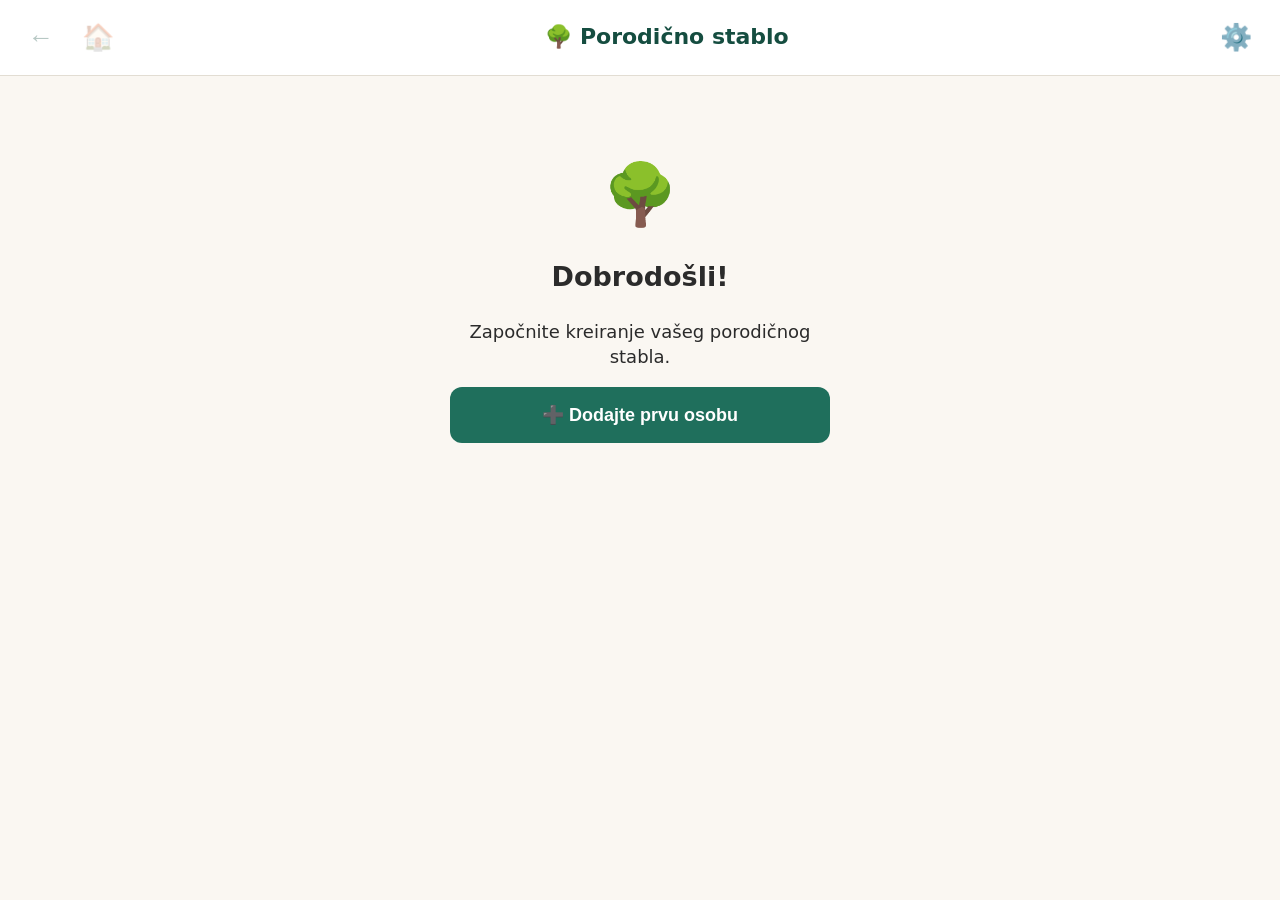
<file: porodicno-stablo.html>
<!DOCTYPE html>
<html lang="bs">
<head>
<meta charset="UTF-8">
<meta name="viewport" content="width=device-width, initial-scale=1.0, maximum-scale=1">
<title>Porodično stablo</title>
<style>
:root{
  --bg:#faf7f2;
  --card:#ffffff;
  --accent:#1f6f5c;
  --accent-dark:#154d40;
  --accent-light:#e3f1ec;
  --text:#2b2b2b;
  --text-light:#6b6b6b;
  --danger:#b3402f;
  --border:#e2ddd3;
  --shadow:0 2px 10px rgba(0,0,0,0.10);
  --radius:16px;
}
*{box-sizing:border-box;}
body{margin:0;font-family:system-ui,-apple-system,"Segoe UI",Roboto,sans-serif;background:var(--bg);color:var(--text);font-size:18px;line-height:1.4;}
header{display:flex;align-items:center;gap:8px;padding:14px 18px;background:var(--card);border-bottom:1px solid var(--border);position:sticky;top:0;z-index:5;}
header h1{flex:1;text-align:center;font-size:22px;margin:0;color:var(--accent-dark);}
.icon-btn{font-size:26px;background:none;border:none;cursor:pointer;padding:8px 10px;border-radius:12px;color:var(--accent-dark);}
.icon-btn:hover{background:var(--accent-light);}
.icon-btn:disabled{opacity:0.3;cursor:default;}
.icon-btn:disabled:hover{background:none;}

main#view{position:relative;max-width:1000px;margin:0 auto;}
#connector-svg{position:absolute;top:0;left:0;width:100%;height:100%;pointer-events:none;z-index:0;overflow:visible;}
.connector-line{stroke:var(--accent);stroke-opacity:0.4;stroke-width:3;stroke-linecap:round;}
#view-inner{position:relative;z-index:1;padding:16px 12px 60px;display:flex;flex-direction:column;align-items:center;gap:18px;width:100%;}
.row{display:flex;flex-wrap:nowrap;overflow-x:auto;-webkit-overflow-scrolling:touch;justify-content:safe center;align-items:flex-start;gap:12px;width:100%;padding:2px 2px 8px;}
.row-center{align-items:center;}

.tile{width:82px;display:flex;flex-direction:column;align-items:center;text-align:center;cursor:pointer;position:relative;padding-top:4px;}
.tile-focus{width:104px;}
.tile-photo{width:58px;height:58px;border-radius:13px;box-shadow:var(--shadow);background:var(--card);position:relative;display:flex;align-items:center;justify-content:center;border:3px solid var(--border);}
.tile-focus .tile-photo{width:84px;height:84px;border-width:4px;}
.tile-photo-inner{width:100%;height:100%;border-radius:10px;overflow:hidden;display:flex;align-items:center;justify-content:center;}
.tile-photo img{width:100%;height:100%;object-fit:cover;}
.avatar-fallback{width:100%;height:100%;display:flex;align-items:center;justify-content:center;padding:18%;box-sizing:border-box;}
.tile-rel{width:100%;font-size:11px;color:var(--text-light);margin-top:5px;}
.tile-name{width:100%;font-weight:600;margin-top:1px;font-size:13px;word-break:break-word;}
.tile-focus .tile-name{font-size:15px;}
.tile-year{width:100%;font-size:11px;color:var(--text-light);}
.tile-edit{position:absolute;top:-4px;right:2px;background:var(--card);border:1px solid var(--border);border-radius:50%;width:24px;height:24px;font-size:11px;cursor:pointer;box-shadow:var(--shadow);}
.tile-action{position:absolute;background:var(--card);border:1px solid var(--border);border-radius:50%;width:22px;height:22px;font-size:11px;cursor:pointer;box-shadow:var(--shadow);top:-4px;}
.tile-unlink{left:-4px;color:var(--danger);}
.tile-star{left:-4px;font-size:13px;}

.tile-add{width:82px;display:flex;flex-direction:column;align-items:center;justify-content:center;cursor:pointer;color:var(--accent-dark);}
.tile-add .tile-add-icon{width:58px;height:58px;border-radius:13px;border:3px dashed var(--border);display:flex;align-items:center;justify-content:center;font-size:22px;background:var(--card);}
.tile-add .tile-add-label{margin-top:5px;font-size:11px;text-align:center;}
.tile-add:hover .tile-add-icon{border-color:var(--accent);}

.empty-state{text-align:center;padding:60px 20px;max-width:420px;}
.empty-icon{font-size:60px;margin:0;}

.btn{font-size:18px;padding:14px 22px;border-radius:12px;border:none;cursor:pointer;font-weight:600;}
.btn-big{min-height:56px;width:100%;}
.btn-primary{background:var(--accent);color:#fff;}
.btn-primary:hover{background:var(--accent-dark);}
.btn-secondary{background:var(--accent-light);color:var(--accent-dark);}
.btn-danger{background:var(--danger);color:#fff;}
.btn-text{background:none;color:var(--text-light);text-decoration:underline;}

.overlay{position:fixed;inset:0;background:rgba(0,0,0,0.4);display:flex;align-items:center;justify-content:center;padding:16px;z-index:20;}
.overlay.hidden{display:none;}
.modal{background:var(--card);border-radius:var(--radius);padding:26px;max-width:480px;width:100%;max-height:90vh;overflow-y:auto;}
.modal h2{margin-top:0;color:var(--accent-dark);}
.modal-actions{display:flex;flex-direction:column;gap:10px;margin-top:18px;}
.modal-actions-vertical{display:flex;flex-direction:column;gap:12px;margin-top:10px;}

form label{display:block;margin-bottom:14px;font-weight:600;font-size:16px;}
form input[type=text], form input[type=number], form textarea{width:100%;font-size:17px;padding:10px;margin-top:6px;border:1px solid var(--border);border-radius:10px;font-family:inherit;}
.radio-group{display:flex;gap:16px;font-weight:400;font-size:16px;margin-top:6px;flex-wrap:wrap;}
.radio-group label{margin:0;display:flex;align-items:center;gap:6px;font-weight:400;}
.foto-preview-img{max-width:140px;border-radius:12px;margin-top:8px;display:block;}

.existing-row{display:flex;align-items:center;gap:12px;padding:10px;border-radius:10px;cursor:pointer;}
.existing-row:hover{background:var(--accent-light);}
.existing-avatar{width:44px;height:44px;border-radius:10px;overflow:hidden;flex-shrink:0;border:2px solid var(--border);box-sizing:border-box;}
.existing-avatar img{width:100%;height:100%;object-fit:cover;}
#existing-search{width:100%;font-size:16px;padding:10px;border:1px solid var(--border);border-radius:10px;margin:10px 0;}

.detail-photo{display:flex;justify-content:center;margin-bottom:12px;}
.detail-photo img, .avatar-fallback-lg{width:160px;height:160px;border-radius:22px;object-fit:cover;border:5px solid var(--border);box-sizing:border-box;}
.avatar-fallback-lg{display:flex;align-items:center;justify-content:center;padding:18%;box-sizing:border-box;}
.detail-year{color:var(--text-light);text-align:center;}
.detail-maiden{color:var(--text-light);text-align:center;margin-top:-8px;font-style:italic;}
.detail-relation{background:var(--accent-light);color:var(--accent-dark);padding:10px 14px;border-radius:10px;text-align:center;}
.detail-notes{white-space:pre-wrap;}
.settings-hint{font-size:14px;color:var(--text-light);}
.hidden{display:none;}

@media (max-width:380px){
  .tile{width:70px;}
  .tile-photo{width:48px;height:48px;}
  .tile-focus .tile-photo{width:70px;height:70px;}
  .tile-focus{width:88px;}
}
</style>
</head>
<body>
<header>
  <button id="btn-back" class="icon-btn" title="Nazad">←</button>
  <button id="btn-home" class="icon-btn" title="Početna osoba">🏠</button>
  <h1>🌳 Porodično stablo</h1>
  <button id="btn-settings" class="icon-btn" title="Podešavanja">⚙️</button>
</header>
<main id="view">
  <svg id="connector-svg"></svg>
  <div id="view-inner"></div>
</main>

<div id="modal-overlay" class="overlay hidden">
  <div id="modal-box" class="modal"></div>
</div>

<script>
const LS_KEY = 'porodicnoStablo_v1';
let state = loadState();
let historyStack = [];

function loadState(){
  try{
    const raw = localStorage.getItem(LS_KEY);
    if(raw){
      const parsed = JSON.parse(raw);
      return { people: parsed.people || {}, rootId: parsed.rootId || null, focusId: parsed.focusId || parsed.rootId || null };
    }
  }catch(e){}
  return { people:{}, rootId:null, focusId:null };
}
function saveState(){ localStorage.setItem(LS_KEY, JSON.stringify(state)); }
function uid(){ return 'p_' + Date.now().toString(36) + Math.random().toString(36).slice(2,7); }
function getPerson(id){ return state.people[id]; }
function escapeHtml(str){
  return String(str==null?'':str).replace(/[&<>"']/g, c=>({'&':'&amp;','<':'&lt;','>':'&gt;','"':'&quot;',"'":'&#39;'}[c]));
}
function genderStyle(spol){
  if(spol==='M') return { border:'#3d6ea5', bg:'#dce8f4', fg:'#3d6ea5', shape:'m' };
  if(spol==='Z') return { border:'#b5566f', bg:'#f6e2e8', fg:'#b5566f', shape:'f' };
  return { border:'#9a9a9a', bg:'#e9e9e6', fg:'#8a8a8a', shape:'n' };
}
function silhouetteSvg(shape, fg){
  const body = shape==='f'
    ? '<path d="M50,46 L38,60 L29,93 L71,93 L62,60 Z"/>'
    : '<path d="M50,46 L35,50 L32,93 L68,93 L65,50 Z"/>';
  return `<svg viewBox="0 0 100 100" width="100%" height="100%" fill="${fg}" aria-hidden="true"><circle cx="50" cy="27" r="16"/>${body}</svg>`;
}

function getParents(id){ const p=getPerson(id); return (p.parentIds||[]).map(pid=>state.people[pid]).filter(Boolean); }
function getChildren(id){ return Object.values(state.people).filter(p=>(p.parentIds||[]).includes(id)); }
function getSpouses(id){ const p=getPerson(id); return (p.spouseIds||[]).map(sid=>state.people[sid]).filter(Boolean); }
function getSiblings(id){
  const p = getPerson(id);
  const parentIds = p.parentIds || [];
  const seen = new Set();
  const result = [];
  if(parentIds.length){
    Object.values(state.people).forEach(o=>{
      if(o.id===id) return;
      if((o.parentIds||[]).some(pid=>parentIds.includes(pid)) && !seen.has(o.id)){ seen.add(o.id); result.push(o); }
    });
  }
  (p.siblingIds||[]).forEach(sid=>{
    if(sid!==id && !seen.has(sid)){
      const o = getPerson(sid);
      if(o){ seen.add(sid); result.push(o); }
    }
  });
  return result;
}

function parentLabel(p){ return p.spol==='M' ? 'Otac' : p.spol==='Z' ? 'Majka' : 'Roditelj'; }
function childLabel(p){ return p.spol==='M' ? 'Sin' : p.spol==='Z' ? 'Kćerka' : 'Dijete'; }
function siblingLabel(p){ return p.spol==='M' ? 'Brat' : p.spol==='Z' ? 'Sestra' : 'Brat/Sestra'; }
function spouseLabel(p){ return p.spol==='M' ? 'Suprug' : p.spol==='Z' ? 'Supruga' : 'Supružnik/Partner'; }
function fullName(p){
  if(!p) return '';
  return p.prezime ? `${p.ime} ${p.prezime}` : p.ime;
}

function ancestorsWithDistance(personId, maxDepth){
  const result = new Map([[personId, 0]]);
  let frontier = [personId];
  let depth = 0;
  while(frontier.length && depth < maxDepth){
    depth++;
    const next = [];
    frontier.forEach(id=>{
      const p = getPerson(id);
      (p.parentIds||[]).forEach(pid=>{
        if(!result.has(pid)){ result.set(pid, depth); next.push(pid); }
      });
    });
    frontier = next;
  }
  return result;
}
function findSideParent(rootId, ancestorId){
  const root = getPerson(rootId);
  for(const pid of (root.parentIds||[])){
    const parent = getPerson(pid);
    if(parent && (parent.parentIds||[]).includes(ancestorId)) return parent;
  }
  return null;
}
function computeRelationship(rootId, targetId){
  if(rootId===targetId) return null;
  const root = getPerson(rootId);
  const target = getPerson(targetId);
  if(!root || !target) return null;
  if((root.spouseIds||[]).includes(targetId)) return spouseLabel(target);

  const ancR = ancestorsWithDistance(rootId, 3);
  const ancT = ancestorsWithDistance(targetId, 3);

  if(ancR.has(targetId)){
    const d = ancR.get(targetId);
    if(d===1) return parentLabel(target);
    if(d===2) return target.spol==='M' ? 'Djed' : target.spol==='Z' ? 'Baka' : 'Djed/Baka';
    if(d===3) return target.spol==='M' ? 'Pradjed' : target.spol==='Z' ? 'Prababa' : 'Pradjed/Prababa';
    return null;
  }
  if(ancT.has(rootId)){
    const d = ancT.get(rootId);
    if(d===1) return childLabel(target);
    if(d===2) return target.spol==='M' ? 'Unuk' : target.spol==='Z' ? 'Unuka' : 'Unuk/Unuka';
    if(d===3) return target.spol==='M' ? 'Praunuk' : target.spol==='Z' ? 'Praunuka' : 'Praunuk/Praunuka';
    return null;
  }
  let best = null;
  ancR.forEach((a, id)=>{
    if(id===rootId) return;
    if(ancT.has(id)){
      const b = ancT.get(id);
      if(!best || (a+b) < (best.a+best.b)) best = { id, a, b };
    }
  });
  if(!best) return null;
  if(best.a===1 && best.b===1) return siblingLabel(target);
  if(best.a===2 && best.b===1){
    if(target.spol==='Z') return 'Tetka';
    if(target.spol==='M'){
      const sideParent = findSideParent(rootId, best.id);
      if(sideParent && sideParent.spol==='M') return 'Stric';
      if(sideParent && sideParent.spol==='Z') return 'Ujak';
      return 'Stric/Ujak';
    }
    return 'Tetka/Stric/Ujak';
  }
  if(best.a===1 && best.b===2) return target.spol==='M' ? 'Nećak' : target.spol==='Z' ? 'Nećakinja' : 'Nećak/Nećakinja';
  if(best.a===2 && best.b===2) return target.spol==='M' ? 'Rođak' : target.spol==='Z' ? 'Rođaka' : 'Rođak/Rođaka';
  return null;
}

function navigateTo(id){
  if(id===state.focusId) return;
  historyStack.push(state.focusId);
  state.focusId = id;
  saveState(); render();
}
function goBack(){
  if(!historyStack.length) return;
  state.focusId = historyStack.pop();
  saveState(); render();
}
function goHome(){
  if(state.rootId && state.rootId!==state.focusId) navigateTo(state.rootId);
}
function setAsHome(){
  state.rootId = state.focusId;
  saveState(); render();
}

function addParentToFocus(parentId){
  const focus = getPerson(state.focusId);
  const existingSiblings = getSiblings(state.focusId);
  focus.parentIds = focus.parentIds || [];
  if(!focus.parentIds.includes(parentId)) focus.parentIds.push(parentId);
  existingSiblings.forEach(sib=>{
    sib.parentIds = sib.parentIds || [];
    if(!sib.parentIds.includes(parentId)) sib.parentIds.push(parentId);
  });
}
function addPerson(data, type){
  const id = uid();
  const person = { id, ime:data.ime.trim(), prezime:data.prezime||'', djevojackoPrezime:data.djevojackoPrezime||'', godina:data.godina||'', spol:data.spol||'', foto:data.foto||null, biljeske:data.biljeske||'', parentIds:[], spouseIds:[] };
  const focus = getPerson(state.focusId);
  if(type==='parent'){
    addParentToFocus(id);
  } else if(type==='child'){
    person.parentIds = [state.focusId];
  } else if(type==='spouse'){
    person.spouseIds = [state.focusId];
    focus.spouseIds = focus.spouseIds || [];
    focus.spouseIds.push(id);
  } else if(type==='sibling'){
    if((focus.parentIds||[]).length){
      person.parentIds = [...focus.parentIds];
    } else {
      person.siblingIds = [state.focusId];
      focus.siblingIds = focus.siblingIds || [];
      focus.siblingIds.push(id);
    }
  }
  state.people[id] = person;
  saveState(); closeModal(); render();
}
function addRootPerson(data){
  const id = uid();
  state.people[id] = { id, ime:data.ime.trim(), prezime:data.prezime||'', djevojackoPrezime:data.djevojackoPrezime||'', godina:data.godina||'', spol:data.spol||'', foto:data.foto||null, biljeske:data.biljeske||'', parentIds:[], spouseIds:[] };
  state.rootId = id;
  state.focusId = id;
  saveState(); closeModal(); render();
}
function updatePerson(id, data){
  const p = getPerson(id);
  p.ime = data.ime.trim();
  p.prezime = data.prezime || '';
  p.djevojackoPrezime = data.djevojackoPrezime || '';
  p.godina = data.godina || '';
  p.spol = data.spol || '';
  p.biljeske = data.biljeske || '';
  if(data.foto) p.foto = data.foto;
  saveState(); closeModal(); render();
}
function deletePerson(id){
  Object.values(state.people).forEach(p=>{
    if(p.parentIds) p.parentIds = p.parentIds.filter(pid=>pid!==id);
    if(p.spouseIds) p.spouseIds = p.spouseIds.filter(sid=>sid!==id);
  });
  delete state.people[id];
  const remaining = Object.keys(state.people);
  if(state.rootId===id) state.rootId = remaining[0] || null;
  if(state.focusId===id) state.focusId = state.rootId;
  historyStack = historyStack.filter(h=>h!==id && state.people[h]);
  saveState(); closeModal(); render();
}
function linkExisting(type, existingId){
  const focus = getPerson(state.focusId);
  const other = getPerson(existingId);
  if(type==='parent'){
    addParentToFocus(existingId);
  } else if(type==='child'){
    other.parentIds = other.parentIds || [];
    if(!other.parentIds.includes(state.focusId)) other.parentIds.push(state.focusId);
  } else if(type==='spouse'){
    focus.spouseIds = focus.spouseIds || [];
    other.spouseIds = other.spouseIds || [];
    if(!focus.spouseIds.includes(existingId)) focus.spouseIds.push(existingId);
    if(!other.spouseIds.includes(state.focusId)) other.spouseIds.push(state.focusId);
  } else if(type==='sibling'){
    if((focus.parentIds||[]).length){
      other.parentIds = Array.from(new Set([...(other.parentIds||[]), ...(focus.parentIds||[])]));
    } else {
      focus.siblingIds = focus.siblingIds || [];
      other.siblingIds = other.siblingIds || [];
      if(!focus.siblingIds.includes(existingId)) focus.siblingIds.push(existingId);
      if(!other.siblingIds.includes(state.focusId)) other.siblingIds.push(state.focusId);
    }
  }
  saveState(); closeModal(); render();
}
function unlinkRelation(type, otherId){
  const focus = getPerson(state.focusId);
  const other = getPerson(otherId);
  if(type==='parent'){
    focus.parentIds = (focus.parentIds||[]).filter(pid=>pid!==otherId);
  } else if(type==='child'){
    other.parentIds = (other.parentIds||[]).filter(pid=>pid!==state.focusId);
  } else if(type==='spouse'){
    focus.spouseIds = (focus.spouseIds||[]).filter(sid=>sid!==otherId);
    other.spouseIds = (other.spouseIds||[]).filter(sid=>sid!==state.focusId);
  }
  saveState(); render();
}

function resizeImage(file, maxDim=400){
  return new Promise((resolve, reject)=>{
    const reader = new FileReader();
    reader.onload = e=>{
      const img = new Image();
      img.onload = ()=>{
        let {width, height} = img;
        if(width>height){ if(width>maxDim){ height*=maxDim/width; width=maxDim; } }
        else { if(height>maxDim){ width*=maxDim/height; height=maxDim; } }
        const canvas = document.createElement('canvas');
        canvas.width = width; canvas.height = height;
        canvas.getContext('2d').drawImage(img,0,0,width,height);
        resolve(canvas.toDataURL('image/jpeg', 0.82));
      };
      img.onerror = reject;
      img.src = e.target.result;
    };
    reader.onerror = reject;
    reader.readAsDataURL(file);
  });
}

function openModal(html){
  document.getElementById('modal-box').innerHTML = html;
  document.getElementById('modal-overlay').classList.remove('hidden');
}
function closeModal(){
  document.getElementById('modal-overlay').classList.add('hidden');
  document.getElementById('modal-box').innerHTML = '';
}
function showConfirm(message, onYes){
  openModal(`
    <h2>Potvrda</h2>
    <p>${escapeHtml(message)}</p>
    <div class="modal-actions">
      <button class="btn btn-danger btn-big" id="confirm-yes">Da</button>
      <button class="btn btn-text" onclick="closeModal()">Otkaži</button>
    </div>
  `);
  document.getElementById('confirm-yes').addEventListener('click', onYes);
}
function confirmDeletePerson(id){
  const p = getPerson(id);
  showConfirm(`Da li ste sigurni da želite obrisati osobu "${fullName(p)}"? Ova radnja se ne može poništiti.`, ()=>deletePerson(id));
}
function confirmUnlink(type, id){
  showConfirm('Ukloniti ovu vezu? Osoba neće biti obrisana, samo veza sa ovom osobom.', ()=>unlinkRelation(type,id));
}

function openAddFlow(type){
  const titles = { parent:'roditelja', spouse:'supružnika/partnera', child:'dijete', sibling:'brata/sestru' };
  openModal(`
    <h2>Dodaj ${titles[type]}</h2>
    <div class="modal-actions-vertical">
      <button class="btn btn-primary btn-big" onclick="openPersonFormNew('${type}')">➕ Nova osoba</button>
      <button class="btn btn-secondary btn-big" onclick="openExistingPicker('${type}')">🔗 Poveži postojeću osobu</button>
      <button class="btn btn-text" onclick="closeModal()">Otkaži</button>
    </div>
  `);
}
function openPersonFormNew(type){
  openModal(personFormTemplate(null, type));
  wireFormEvents(null, type);
}
function openEditPerson(id){
  openModal(personFormTemplate(id, null));
  wireFormEvents(id, null);
}
function personFormTemplate(editId, type){
  const p = editId ? getPerson(editId) : null;
  const titleMap = { parent:'Dodaj roditelja', child:'Dodaj dijete', spouse:'Dodaj supružnika/partnera', sibling:'Dodaj brata/sestru', root:'Dodaj prvu osobu' };
  const title = editId ? `Uredi: ${escapeHtml(fullName(p))}` : (titleMap[type] || 'Dodaj osobu');
  let prefillPrezime = p ? (p.prezime||'') : '';
  if(!p && (type==='child' || type==='sibling')){
    const focus = getPerson(state.focusId);
    prefillPrezime = focus && focus.prezime ? focus.prezime : '';
  }
  return `
    <h2>${title}</h2>
    <form id="person-form">
      <label>Ime *<input required type="text" id="f-ime" value="${p?escapeHtml(p.ime):''}"></label>
      <label>Prezime<input type="text" id="f-prezime" value="${escapeHtml(prefillPrezime)}"></label>
      <label>Djevojačko prezime (opcionalno)<input type="text" id="f-djevojacko" value="${p?escapeHtml(p.djevojackoPrezime||''):''}"></label>
      <label>Godina rođenja<input type="number" id="f-godina" value="${p&&p.godina?escapeHtml(String(p.godina)):''}" min="1850" max="2026"></label>
      <label>Spol
        <div class="radio-group">
          <label><input type="radio" name="f-spol" value="M" ${p&&p.spol==='M'?'checked':''}> Muško</label>
          <label><input type="radio" name="f-spol" value="Z" ${p&&p.spol==='Z'?'checked':''}> Žensko</label>
          <label><input type="radio" name="f-spol" value="" ${!p||!p.spol?'checked':''}> Ne znam</label>
        </div>
      </label>
      <label>Fotografija<input type="file" id="f-foto" accept="image/*"></label>
      <div id="f-foto-preview">${p&&p.foto?`<img src="${p.foto}" class="foto-preview-img">`:''}</div>
      <label>Bilješke / informacije<textarea id="f-biljeske" rows="4">${p?escapeHtml(p.biljeske||''):''}</textarea></label>
      <div class="modal-actions">
        <button type="submit" class="btn btn-primary btn-big">💾 Sačuvaj</button>
        ${editId?`<button type="button" class="btn btn-danger" onclick="confirmDeletePerson('${editId}')">🗑️ Obriši osobu</button>`:''}
        <button type="button" class="btn btn-text" onclick="closeModal()">Otkaži</button>
      </div>
    </form>
  `;
}
function wireFormEvents(editId, type){
  const form = document.getElementById('person-form');
  let pendingFoto = editId ? getPerson(editId).foto : null;
  document.getElementById('f-foto').addEventListener('change', async (e)=>{
    const file = e.target.files[0];
    if(!file) return;
    pendingFoto = await resizeImage(file);
    document.getElementById('f-foto-preview').innerHTML = `<img src="${pendingFoto}" class="foto-preview-img">`;
  });
  form.addEventListener('submit', (e)=>{
    e.preventDefault();
    const ime = document.getElementById('f-ime').value.trim();
    if(!ime) return;
    const prezime = document.getElementById('f-prezime').value.trim();
    const djevojackoPrezime = document.getElementById('f-djevojacko').value.trim();
    const godina = document.getElementById('f-godina').value;
    const spol = form.querySelector('input[name="f-spol"]:checked')?.value || '';
    const biljeske = document.getElementById('f-biljeske').value;
    const data = { ime, prezime, djevojackoPrezime, godina, spol, biljeske, foto: pendingFoto };
    if(editId) updatePerson(editId, data);
    else if(type==='root') addRootPerson(data);
    else addPerson(data, type);
  });
}

function openExistingPicker(type){
  const focus = getPerson(state.focusId);
  const excludeIds = new Set([focus.id]);
  if(type==='parent') (focus.parentIds||[]).forEach(id=>excludeIds.add(id));
  if(type==='spouse') (focus.spouseIds||[]).forEach(id=>excludeIds.add(id));
  if(type==='child') Object.values(state.people).filter(p=>(p.parentIds||[]).includes(focus.id)).forEach(p=>excludeIds.add(p.id));
  const candidates = Object.values(state.people).filter(p=>!excludeIds.has(p.id));
  const listHtml = candidates.length ? candidates.map(p=>`
    <div class="existing-row" onclick="linkExisting('${type}','${p.id}')">
      <div class="existing-avatar" style="border-color:${genderStyle(p.spol).border}">${p.foto?`<img src="${p.foto}" style="width:100%;height:100%;object-fit:cover;">`:`<div class="avatar-fallback" style="background:${genderStyle(p.spol).bg}">${silhouetteSvg(genderStyle(p.spol).shape, genderStyle(p.spol).fg)}</div>`}</div>
      <div>${escapeHtml(fullName(p))}${p.godina?` (r. ${escapeHtml(String(p.godina))})`:''}</div>
    </div>`).join('') : '<p>Nema drugih osoba za povezivanje.</p>';
  openModal(`
    <h2>Poveži postojeću osobu</h2>
    <input type="text" id="existing-search" placeholder="Pretraži ime..." oninput="filterExistingList(this.value)">
    <div id="existing-list">${listHtml}</div>
    <div class="modal-actions"><button class="btn btn-text" onclick="closeModal()">Otkaži</button></div>
  `);
}
function filterExistingList(q){
  q = q.toLowerCase();
  document.querySelectorAll('#existing-list .existing-row').forEach(row=>{
    row.style.display = row.textContent.toLowerCase().includes(q) ? '' : 'none';
  });
}

function openPersonDetail(id){
  const p = getPerson(id);
  const maidenHtml = p.djevojackoPrezime ? `<p class="detail-maiden">rođ. ${escapeHtml(p.djevojackoPrezime)}</p>` : '';
  let relHtml = '';
  if(state.rootId && state.rootId !== id){
    const rel = computeRelationship(state.rootId, id);
    if(rel) relHtml = `<p class="detail-relation">Odnos prema ${escapeHtml(fullName(getPerson(state.rootId)))}: <strong>${escapeHtml(rel)}</strong></p>`;
  }
  openModal(`
    <h2>${escapeHtml(fullName(p))}</h2>
    ${maidenHtml}
    <div class="detail-photo">${p.foto?`<img src="${p.foto}" style="border-color:${genderStyle(p.spol).border}">`:`<div class="avatar-fallback-lg" style="background:${genderStyle(p.spol).bg};border-color:${genderStyle(p.spol).border}">${silhouetteSvg(genderStyle(p.spol).shape, genderStyle(p.spol).fg)}</div>`}</div>
    ${p.godina?`<p class="detail-year">Rođen/a: ${escapeHtml(String(p.godina))}.</p>`:''}
    ${relHtml}
    <p class="detail-notes">${p.biljeske?escapeHtml(p.biljeske).replace(/\n/g,'<br>'):'<em>Nema bilješki.</em>'}</p>
    <div class="modal-actions">
      <button class="btn btn-primary btn-big" onclick="openEditPerson('${id}')">✏️ Uredi</button>
      <button class="btn btn-text" onclick="closeModal()">Zatvori</button>
    </div>
  `);
}

function reachableIds(rootId){
  const seen = new Set();
  if(!rootId || !state.people[rootId]) return seen;
  seen.add(rootId);
  const queue = [rootId];
  while(queue.length){
    const id = queue.shift();
    const p = getPerson(id);
    const neighbors = [...(p.parentIds||[]), ...(p.spouseIds||[]), ...(p.siblingIds||[])];
    Object.values(state.people).forEach(o=>{ if((o.parentIds||[]).includes(id)) neighbors.push(o.id); });
    neighbors.forEach(nid=>{
      if(nid && state.people[nid] && !seen.has(nid)){ seen.add(nid); queue.push(nid); }
    });
  }
  return seen;
}
function removeOrphans(){
  const reach = reachableIds(state.rootId);
  const orphanIds = Object.keys(state.people).filter(id=>!reach.has(id));
  if(!orphanIds.length) return;
  showConfirm(`Ovo će trajno obrisati ${orphanIds.length} osoba koje trenutno nisu povezane sa stablom. Nastaviti?`, ()=>{
    orphanIds.forEach(id=>{ delete state.people[id]; });
    saveState(); closeModal(); render();
  });
}
function openSettings(){
  const total = Object.keys(state.people).length;
  const reach = reachableIds(state.rootId);
  const orphanCount = total - reach.size;
  const orphanHint = orphanCount>0
    ? `<p class="settings-hint">Od toga ${orphanCount} osoba trenutno nije povezano sa stablom (npr. iz ranijeg testiranja).</p>
       <button class="btn btn-secondary btn-big" onclick="removeOrphans()">🗑️ Ukloni nepovezane osobe (${orphanCount})</button>`
    : '';
  openModal(`
    <h2>⚙️ Podešavanja</h2>
    <p>Broj osoba u stablu: ${total}</p>
    ${orphanHint}
    <div class="modal-actions-vertical">
      <button class="btn btn-primary btn-big" onclick="exportBackup()">⬇️ Preuzmi sigurnosnu kopiju</button>
      <button class="btn btn-secondary btn-big" onclick="document.getElementById('import-file-input').click()">⬆️ Učitaj sigurnosnu kopiju</button>
      <input type="file" id="import-file-input" accept="application/json" class="hidden" onchange="importBackup(this.files[0])">
    </div>
    <p class="settings-hint">Savjet: Ako je folder "Preuzimanja" na ovom računaru povezan sa OneDrive-om, sigurnosne kopije će se automatski sačuvati i na OneDrive-u.</p>
    <div class="modal-actions"><button class="btn btn-text" onclick="closeModal()">Zatvori</button></div>
  `);
}
function exportBackup(){
  const dataStr = JSON.stringify(state, null, 2);
  const blob = new Blob([dataStr], { type:'application/json' });
  const url = URL.createObjectURL(blob);
  const a = document.createElement('a');
  const dateStr = new Date().toISOString().slice(0,10);
  a.href = url; a.download = `porodicno-stablo-sigurnosna-kopija-${dateStr}.json`;
  document.body.appendChild(a); a.click(); document.body.removeChild(a);
  URL.revokeObjectURL(url);
}
function importBackup(file){
  if(!file) return;
  const reader = new FileReader();
  reader.onload = e=>{
    try{
      const parsed = JSON.parse(e.target.result);
      if(!parsed || typeof parsed.people !== 'object') throw new Error('invalid');
      showConfirm('Ovo će zamijeniti sve trenutne podatke sačuvanom kopijom. Nastaviti?', ()=>{
        state = { people: parsed.people||{}, rootId: parsed.rootId||null, focusId: parsed.focusId||parsed.rootId||null };
        historyStack = [];
        saveState(); closeModal(); render();
      });
    }catch(err){
      alert('Datoteka nije ispravna sigurnosna kopija.');
    }
  };
  reader.readAsText(file);
}

function personTile(p, opts={}){
  const isFocus = !!opts.focus;
  const relLabel = opts.relLabel;
  const gs = genderStyle(p.spol);
  const photoHtml = p.foto
    ? `<img src="${p.foto}" alt="" onload="scheduleDrawConnectors()">`
    : `<div class="avatar-fallback" style="background:${gs.bg}">${silhouetteSvg(gs.shape, gs.fg)}</div>`;
  const godinaHtml = p.godina ? `<div class="tile-year">r. ${escapeHtml(String(p.godina))}</div>` : '';
  const unlinkBtn = opts.unlink ? `<button class="tile-action tile-unlink" title="Ukloni vezu" onclick="event.stopPropagation(); confirmUnlink('${opts.unlink.type}','${opts.unlink.id}')">✕</button>` : '';
  const starBtn = isFocus ? `<button class="tile-action tile-star" title="Postavi kao početnu osobu" onclick="event.stopPropagation(); setAsHome()">${state.rootId===p.id?'⭐':'☆'}</button>` : '';
  const clickAction = isFocus ? `openPersonDetail('${p.id}')` : `navigateTo('${p.id}')`;
  return `
    <div class="tile ${isFocus?'tile-focus':''}" data-role="${opts.role||''}" onclick="${clickAction}">
      <div class="tile-photo" style="border-color:${gs.border}"><div class="tile-photo-inner">${photoHtml}</div>${unlinkBtn}${starBtn}</div>
      ${relLabel?`<div class="tile-rel">${escapeHtml(relLabel)}</div>`:''}
      <div class="tile-name">${escapeHtml(fullName(p))}</div>
      ${godinaHtml}
      <button class="tile-edit" title="Uredi" onclick="event.stopPropagation(); openEditPerson('${p.id}')">✏️</button>
    </div>`;
}
function addTile(label, onclickFn){
  return `<div class="tile tile-add" onclick="${onclickFn}"><div class="tile-add-icon">➕</div><div class="tile-add-label">${escapeHtml(label)}</div></div>`;
}

function scheduleDrawConnectors(){ requestAnimationFrame(drawConnectors); }
function drawConnectors(){
  const svg = document.getElementById('connector-svg');
  const view = document.getElementById('view');
  if(!svg || !view) return;
  svg.innerHTML = '';
  const viewRect = view.getBoundingClientRect();

  const focusPhoto = view.querySelector('.tile-focus .tile-photo');
  if(!focusPhoto) return;

  function topOf(el){ const r=el.getBoundingClientRect(); return { x:r.left+r.width/2-viewRect.left, y:r.top-viewRect.top }; }
  function bottomOf(el){ const r=el.getBoundingClientRect(); return { x:r.left+r.width/2-viewRect.left, y:r.bottom-viewRect.top }; }
  function centerOf(el){ const r=el.getBoundingClientRect(); return { x:r.left+r.width/2-viewRect.left, y:r.top+r.height/2-viewRect.top }; }
  function addLine(a, b){
    const line = document.createElementNS('http://www.w3.org/2000/svg', 'line');
    line.setAttribute('x1', a.x); line.setAttribute('y1', a.y);
    line.setAttribute('x2', b.x); line.setAttribute('y2', b.y);
    line.setAttribute('class', 'connector-line');
    svg.appendChild(line);
  }
  // Zeichnet eine Sammelleiste unter einer Gruppe (z.B. Eltern) und liefert den Ankerpunkt fuer den Stamm nach unten.
  function groupBar(els, gap){
    const pts = els.map(bottomOf);
    const barY = Math.max(...pts.map(p=>p.y)) + gap;
    pts.forEach(p=>addLine(p, { x:p.x, y:barY }));
    if(pts.length>1){
      const xs = pts.map(p=>p.x);
      addLine({ x:Math.min(...xs), y:barY }, { x:Math.max(...xs), y:barY });
    }
    const stemX = pts.reduce((s,p)=>s+p.x, 0) / pts.length;
    return { x:stemX, y:barY };
  }
  // Verbindet einen Ankerpunkt rechtwinklig mit einer Gruppe darunter (z.B. Kinder).
  function dropToGroup(sourcePt, els, gap){
    if(!els.length) return;
    const pts = els.map(topOf);
    const barY = Math.min(...pts.map(p=>p.y)) - gap;
    addLine(sourcePt, { x:sourcePt.x, y:barY });
    if(pts.length>1){
      const xs = pts.map(p=>p.x);
      addLine({ x:Math.min(...xs), y:barY }, { x:Math.max(...xs), y:barY });
    }
    pts.forEach(p=>addLine({ x:p.x, y:barY }, p));
  }

  const parentPhotos = Array.from(view.querySelectorAll('[data-role="parent"] .tile-photo'));
  const siblingPhotos = Array.from(view.querySelectorAll('[data-role="sibling"] .tile-photo'));
  const spousePhotos = Array.from(view.querySelectorAll('[data-role="spouse"] .tile-photo'));
  const childPhotos = Array.from(view.querySelectorAll('[data-role="child"] .tile-photo'));

  if(parentPhotos.length){
    const anchor = groupBar(parentPhotos, 14);
    dropToGroup(anchor, [focusPhoto, ...siblingPhotos], 14);
  } else if(siblingPhotos.length){
    const group = [focusPhoto, ...siblingPhotos];
    const pts = group.map(topOf);
    const barY = Math.min(...pts.map(p=>p.y)) - 14;
    pts.forEach(p=>addLine(p, { x:p.x, y:barY }));
    const xs = pts.map(p=>p.x);
    addLine({ x:Math.min(...xs), y:barY }, { x:Math.max(...xs), y:barY });
  }
  spousePhotos.forEach(sp=>addLine(centerOf(focusPhoto), centerOf(sp)));
  if(childPhotos.length){
    let source;
    if(spousePhotos.length===1){
      const a = bottomOf(focusPhoto), b = bottomOf(spousePhotos[0]);
      source = { x:(a.x+b.x)/2, y:Math.max(a.y,b.y) };
    } else {
      source = bottomOf(focusPhoto);
    }
    dropToGroup(source, childPhotos, 14);
  }
}
window.addEventListener('resize', scheduleDrawConnectors);

function render(){
  const view = document.getElementById('view-inner');
  const ids = Object.keys(state.people);
  document.getElementById('btn-back').disabled = historyStack.length===0;
  document.getElementById('btn-home').disabled = !state.rootId || state.rootId===state.focusId;

  if(ids.length===0){
    view.innerHTML = `
      <div class="empty-state">
        <p class="empty-icon">🌳</p>
        <h2>Dobrodošli!</h2>
        <p>Započnite kreiranje vašeg porodičnog stabla.</p>
        <button class="btn btn-primary btn-big" onclick="openPersonFormNew('root')">➕ Dodajte prvu osobu</button>
      </div>`;
    scheduleDrawConnectors();
    return;
  }

  let focus = getPerson(state.focusId);
  if(!focus){
    state.focusId = state.rootId && state.people[state.rootId] ? state.rootId : ids[0];
    saveState();
    focus = getPerson(state.focusId);
  }

  const parents = getParents(focus.id);
  const siblings = getSiblings(focus.id);
  const spouses = getSpouses(focus.id);
  const children = getChildren(focus.id);

  let html = '';

  html += '<div class="row row-parents">';
  parents.forEach(p=>{ html += personTile(p, { relLabel: parentLabel(p), unlink:{type:'parent', id:p.id}, role:'parent' }); });
  if(parents.length < 2){
    html += addTile(parents.length===0?'Dodaj roditelja':'Dodaj drugog roditelja', "openAddFlow('parent')");
  }
  html += '</div>';

  html += '<div class="row row-center">';
  siblings.forEach(s=>{ html += personTile(s, { relLabel: siblingLabel(s), role:'sibling' }); });
  html += addTile('Dodaj brata/sestru', "openAddFlow('sibling')");
  html += personTile(focus, { focus:true, role:'focus' });
  spouses.forEach(s=>{ html += personTile(s, { relLabel: spouseLabel(s), unlink:{type:'spouse', id:s.id}, role:'spouse' }); });
  html += addTile('Dodaj supružnika/partnera', "openAddFlow('spouse')");
  html += '</div>';

  html += '<div class="row row-children">';
  children.forEach(c=>{ html += personTile(c, { relLabel: childLabel(c), unlink:{type:'child', id:c.id}, role:'child' }); });
  html += addTile('Dodaj dijete', "openAddFlow('child')");
  html += '</div>';

  view.innerHTML = html;
  view.querySelectorAll('.row').forEach(row=>row.addEventListener('scroll', scheduleDrawConnectors, { passive:true }));
  scheduleDrawConnectors();
}

document.getElementById('btn-back').addEventListener('click', goBack);
document.getElementById('btn-home').addEventListener('click', goHome);
document.getElementById('btn-settings').addEventListener('click', openSettings);

render();
</script>
</body>
</html>
</file>
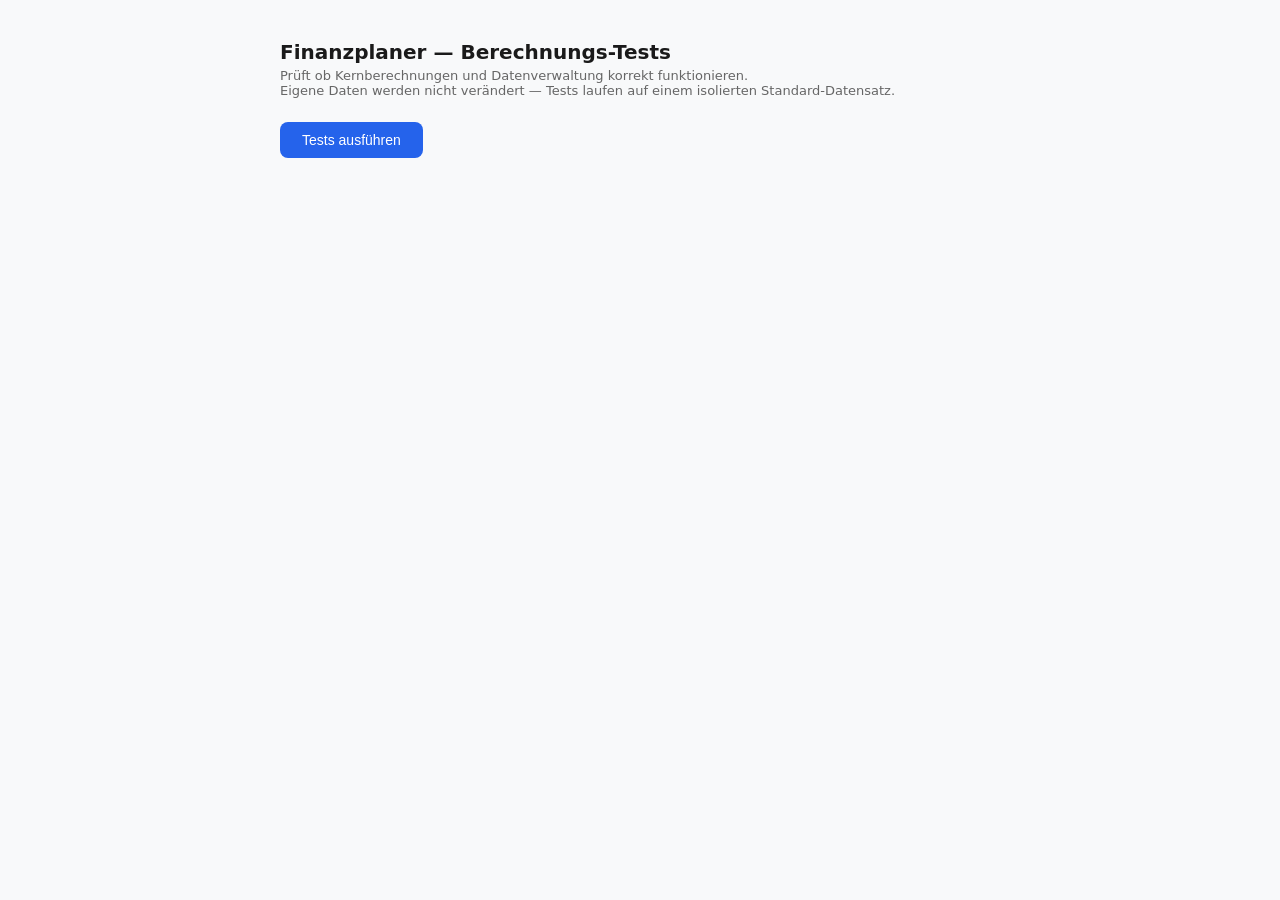
<file: tests.html>
<!DOCTYPE html>
<html lang="de">
<head>
<meta charset="UTF-8">
<meta name="viewport" content="width=device-width,initial-scale=1">
<title>Finanzplaner — Berechnungs-Tests</title>
<style>
  body { font-family: system-ui, sans-serif; max-width: 720px; margin: 40px auto; padding: 0 20px; background: #f8f9fa; color: #1a1a1a; }
  h1 { font-size: 20px; margin-bottom: 4px; }
  p.sub { color: #666; font-size: 13px; margin: 0 0 24px; }
  button#run { background: #2563eb; color: #fff; border: none; border-radius: 8px; padding: 10px 22px; font-size: 14px; cursor: pointer; }
  button#run:hover { background: #1d4ed8; }
  button#run:disabled { background: #93c5fd; cursor: default; }
  #results { margin-top: 24px; }
  .summary { font-weight: 700; font-size: 15px; margin-bottom: 14px; padding: 10px 14px; border-radius: 8px; }
  .summary.ok  { background: #dcfce7; color: #166534; }
  .summary.err { background: #fee2e2; color: #991b1b; }
  table { width: 100%; border-collapse: collapse; font-size: 13px; }
  th { text-align: left; padding: 8px 10px; background: #e5e7eb; font-weight: 600; }
  td { padding: 8px 10px; border-bottom: 1px solid #e5e7eb; vertical-align: top; }
  .pass { color: #16a34a; font-weight: 600; }
  .fail { color: #dc2626; font-weight: 600; }
  .err-msg { font-size: 11px; color: #dc2626; margin-top: 3px; font-family: monospace; word-break: break-all; }
  #notice { font-size: 12px; color: #888; margin-top: 16px; }
</style>
</head>
<body>

<h1>Finanzplaner — Berechnungs-Tests</h1>
<p class="sub">Prüft ob Kernberechnungen und Datenverwaltung korrekt funktionieren.<br>
Eigene Daten werden nicht verändert — Tests laufen auf einem isolierten Standard-Datensatz.</p>

<button id="run" onclick="runTests()">Tests ausführen</button>
<div id="results"></div>
<p id="notice"></p>

<script src="store.js?v=20260524g"></script>
<script>
'use strict';

var _results = [];
var _savedLS = null;

// ── Hilfsfunktionen ──────────────────────────────────────────────────────────

function assert(cond, msg) {
  if (!cond) throw new Error(msg || 'Assertion fehlgeschlagen');
}
function assertNum(v, label) {
  if (typeof v !== 'number' || isNaN(v)) throw new Error(label + ' ist kein Number — erhalten: ' + JSON.stringify(v));
}
function assertGte(v, min, label) {
  assertNum(v, label);
  if (v < min) throw new Error(label + ' = ' + v + ', erwartet ≥ ' + min);
}

function esc(s) {
  return String(s).replace(/&/g,'&amp;').replace(/</g,'&lt;').replace(/>/g,'&gt;').replace(/"/g,'&quot;');
}

// Async-fähiger Test-Wrapper
async function test(name, category, fn) {
  try {
    await fn();
    _results.push({ name: name, category: category, ok: true });
  } catch(e) {
    _results.push({ name: name, category: category, ok: false, err: e.message });
  }
}

// ── Store-Setup ──────────────────────────────────────────────────────────────

var _savedBK = null;
var BK_KEY = 'finanzplaner_v3_backups';

function setupTestStore() {
  _savedLS = localStorage.getItem('finanzplaner_v3');
  _savedBK = localStorage.getItem(BK_KEY);
  localStorage.removeItem('finanzplaner_v3');
  localStorage.removeItem(BK_KEY);
  FP.Store.load(); // lädt Default-Store (person_1 = Person 1, person_2 = Partner)

  // Default-Store hat kein Geburtsdatum mehr → festes Testdatum (gleicher Weg wie stSaveStammdaten)
  FP.Store.get().persons.find(function(p) { return p.id === 'person_1'; }).birthDate = '15.03.1980';

  // Minimal-Gehalt damit calcRente sinnvoll rechnet
  FP.Store.Salary.set('person_1', '01.2026', { grossSalary: 4500, netSalary: 3000 });
  FP.Store.Salary.set('person_1', '02.2026', { grossSalary: 4500, netSalary: 3000 });
  FP.Store.Salary.set('person_1', '03.2026', { grossSalary: 4500, netSalary: 3000 });
}

function restoreRealStore() {
  if (_savedLS !== null) localStorage.setItem('finanzplaner_v3', _savedLS);
  else localStorage.removeItem('finanzplaner_v3');
  if (_savedBK !== null) localStorage.setItem(BK_KEY, _savedBK);
  else localStorage.removeItem(BK_KEY);
}

function lsStore() { return JSON.parse(localStorage.getItem('finanzplaner_v3') || 'null'); }
function backupFile(obj) {
  return new File([new Blob([JSON.stringify(obj)], { type: 'application/json' })], 'test.fpbackup');
}
function hasNote(store, note) {
  return !!store && store.transactions.some(function(tx) { return tx.note === note; });
}

// ── Test-Runner ──────────────────────────────────────────────────────────────

async function runTests() {
  _results = [];
  document.getElementById('results').innerHTML = '';
  document.getElementById('notice').textContent = '';
  document.getElementById('run').disabled = true;

  try {
    setupTestStore();

    // ── 1. Store-CRUD ─────────────────────────────────────────────────────────

    await test('Transaktion hinzufügen erhöht Anzahl', 'Store-CRUD', function() {
      var vorher = FP.Store.Transactions.getAll().length;
      FP.Store.Transactions.add({ amount: 42.50, date: '05.2026', categoryId: 'cat_restaurant' });
      var nachher = FP.Store.Transactions.getAll().length;
      assert(nachher === vorher + 1, 'Erwartet +1, bekam +' + (nachher - vorher));
    });

    await test('Transaktion in Papierkorb verschieben', 'Store-CRUD', function() {
      var tx = FP.Store.Transactions.add({ amount: 9.99, date: '05.2026', categoryId: 'cat_kaffee' });
      var vorher = FP.Store.Transactions.getAll().length;
      assert(FP.Store.Transactions.delete(tx.id) === true, 'delete() meldet keinen Erfolg');
      var nachher = FP.Store.Transactions.getAll().length;
      assert(nachher === vorher - 1, 'Transaktion nicht aus Liste entfernt');
      assert(!FP.Store.Transactions.getById(tx.id), 'Transaktion noch auffindbar');
      assert(FP.Trash.getAll().some(function(e) { return e.type === 'transaction' && e.item.id === tx.id; }), 'Nicht im Papierkorb gelandet');
      assert(FP.Store.Transactions.delete(tx.id) === false, 'Zweites delete() meldet fälschlich Erfolg');
    });

    await test('Transaktion aus Papierkorb wiederherstellen', 'Store-CRUD', function() {
      var tx = FP.Store.Transactions.add({ amount: 14.50, date: '05.2026', categoryId: 'cat_kaffee', note: 'Restore-Test' });
      FP.Store.Transactions.delete(tx.id);
      var entry = FP.Trash.getAll().find(function(e) { return e.item.id === tx.id; });
      FP.Trash.restore(entry.id);
      var back = FP.Store.Transactions.getById(tx.id);
      assert(back, 'Nicht zurück in der Liste');
      assert(back.amount === 14.5 && back.note === 'Restore-Test' && back.date === '05.2026', 'Felder nicht unverändert');
      assert(!FP.Trash.getAll().some(function(e) { return e.id === entry.id; }), 'Noch im Papierkorb');
    });

    await test('Wiederherstellen erzeugt keine Doppelung', 'Store-CRUD', function() {
      var tx = FP.Store.Transactions.add({ amount: 7, date: '05.2026', categoryId: 'cat_kaffee' });
      FP.Store.Transactions.delete(tx.id);
      FP.Store.get().transactions.push(JSON.parse(JSON.stringify(tx))); // z. B. per Sync-Merge zurückgekommen
      var entry = FP.Trash.getAll().find(function(e) { return e.item.id === tx.id; });
      FP.Trash.restore(entry.id);
      var n = FP.Store.Transactions.getAll().filter(function(t) { return t.id === tx.id; }).length;
      assert(n === 1, 'Buchung ' + n + '-mal vorhanden');
    });

    await test('Kategorie anlegen und wiederfinden', 'Store-CRUD', function() {
      var cat = FP.Store.Categories.add({ name: 'Test-Kategorie-XYZ', parentId: null });
      assert(FP.Store.Categories.getAll().some(function(c) { return c.id === cat.id; }), 'Kategorie nicht in Liste');
    });

    await test('Objekt anlegen', 'Store-CRUD', function() {
      var obj = FP.Store.Objects.add({ name: 'Test-Auto', type: 'auto' });
      assert(obj && obj.id, 'Kein Objekt zurückgegeben');
      assert(FP.Store.Objects.getAll().some(function(o) { return o.id === obj.id; }), 'Objekt nicht in Liste');
    });

    await test('Gehalt-Datenpunkt korrekt gespeichert', 'Store-CRUD', function() {
      var data = FP.Store.Salary.get('person_1', '01.2026');
      assert(data !== null, 'Keine Gehaltsdaten für 01.2026');
      assert(data.grossSalary === 4500, 'grossSalary falsch: ' + data.grossSalary);
      assert(data.netSalary === 3000, 'netSalary falsch: ' + data.netSalary);
    });

    // ── 2. Datenvalidierung ───────────────────────────────────────────────────

    await test('Store-Struktur vollständig', 'Validierung', function() {
      var s = FP.Store.get();
      assert(Array.isArray(s.transactions), 'transactions fehlt');
      assert(Array.isArray(s.categories),   'categories fehlt');
      assert(Array.isArray(s.persons),      'persons fehlt');
      assert(typeof s.salary === 'object',  'salary fehlt');
      assert(s.meta && typeof s.meta.version === 'number', 'meta.version fehlt');
    });

    // Default-Store ist seit 07.06.2026 neutral (birthDate leer) — das Testdatum kommt aus setupTestStore().
    await test('Geburtsdatum fließt ins Alter ein', 'Validierung', function() {
      var p = FP.Store.get().persons.find(function(x) { return x.id === 'person_1'; });
      assert(p, 'person_1 nicht gefunden');
      assert(p.birthDate === '15.03.1980', 'Test-Geburtsdatum fehlt: ' + p.birthDate);
      var r = FP.Calculator.calcRente('person_1', null);
      var erwartet = new Date().getFullYear() - 1980;
      assert(r.currentAge === erwartet, 'currentAge ' + r.currentAge + ', erwartet ' + erwartet);
    });

    await test('System-Kategorien vorhanden', 'Validierung', function() {
      var cats = FP.Store.Categories.getAll();
      assert(cats.length >= 10, 'Zu wenige System-Kategorien: ' + cats.length);
      assert(cats.some(function(c) { return c.id === 'cat_lebensmittel'; }), 'cat_lebensmittel fehlt');
      assert(cats.some(function(c) { return c.id === 'cat_restaurant'; }),   'cat_restaurant fehlt');
    });

    // ── 3. Backup-Zyklus ──────────────────────────────────────────────────────

    await test('Backup hat korrektes Format', 'Backup', function() {
      var backup = FP.BackupManager.create('Test');
      assert(backup._backup && backup._backup.format === 'fpbackup', 'Format falsch');
      assert(backup.store, 'store-Block fehlt');
      assert(Array.isArray(backup.store.transactions), 'transactions im Backup fehlt');
    });

    await test('Backup-Roundtrip: Daten überleben Export und Import', 'Backup', async function() {
      // Transaktion mit erkennbarem Betrag anlegen
      FP.Store.Transactions.add({ amount: 777.77, date: '04.2026', categoryId: 'cat_sonstiges', note: 'Roundtrip-Test' });
      var backup   = FP.BackupManager.create('Roundtrip');
      var txAnzahl = backup.store.transactions.length;

      var blob = new Blob([JSON.stringify(backup)], { type: 'application/json' });
      var file = new File([blob], 'test.fpbackup');
      var res  = await FP.BackupManager.import(file);

      assert(res.ok, 'Import lieferte ok=false');
      FP.Store.load(); // _state nach Import neu einlesen
      var txNach = FP.Store.Transactions.getAll().length;
      assert(txNach === txAnzahl, 'Tx-Anzahl nach Import: ' + txNach + ' (erwartet: ' + txAnzahl + ')');
      assert(
        FP.Store.Transactions.getAll().some(function(tx) {
          return tx.amount === 777.77 && tx.note === 'Roundtrip-Test';
        }),
        'Roundtrip-Transaktion nicht wiedergefunden'
      );
    });

    // ── 3b. Ein Schreibweg (Paket 1, 18.10.2026) ──────────────────────────────

    await test('Import wird nicht von späterem Speichern zurückgeschrieben', 'Speichern', async function() {
      FP.Store.load();
      FP.Store.Transactions.add({ amount: 1.11, date: '04.2026', categoryId: 'cat_sonstiges', note: 'IMPORTIERT' });
      var json = JSON.stringify(FP.BackupManager.create('T'));
      FP.Store.Transactions.add({ amount: 2.22, date: '04.2026', categoryId: 'cat_sonstiges', note: 'ALT' });
      await FP.BackupManager.import(new File([json], 't.fpbackup'), { log: ['BACKUP', 'Test-Import'] });
      // genau das, was die UI früher nach dem Import tat — und was den alten Stand zurückschrieb
      FP.Store.appLog('BACKUP', 'danach');
      FP.Store.Transactions.add({ amount: 3.33, date: '04.2026', categoryId: 'cat_sonstiges', note: 'NACH-IMPORT' });
      var s = lsStore();
      assert(hasNote(s, 'IMPORTIERT'), 'importierte Buchung fehlt im Speicher');
      assert(!hasNote(s, 'ALT'), 'alter Stand wurde zurückgeschrieben');
      assert(!hasNote(s, 'NACH-IMPORT'), 'Speichern nach dem Import war nicht gesperrt');
      assert(s.log[0].msg === 'Test-Import', 'Log-Eintrag nicht mit dem neuen Stand gespeichert');
      FP.Store.load();
      assert(FP.Store.writeLock() === null, 'Sperre nach load() nicht aufgehoben');
    });

    await test('Auto-Sicherung wiederherstellen bleibt bestehen', 'Speichern', function() {
      FP.Store.load();
      FP.Store.Transactions.add({ amount: 4.44, date: '04.2026', categoryId: 'cat_sonstiges', note: 'GESICHERT' });
      FP.BackupManager._saveAutoBackup(FP.BackupManager.create('T'));
      FP.Store.Transactions.add({ amount: 5.55, date: '04.2026', categoryId: 'cat_sonstiges', note: 'SPAETER' });
      FP.BackupManager.restoreAutoBackup(0);
      FP.Store.appLog('BACKUP', 'danach');
      var s = lsStore();
      assert(hasNote(s, 'GESICHERT') && !hasNote(s, 'SPAETER'), 'Wiederherstellung wurde überschrieben');
      FP.Store.load();
    });

    await test('Import behält Sync-Stempel des Geräts (lastETag)', 'Speichern', async function() {
      FP.Store.load();
      FP.Store.Settings.setAzureSync({ lastETag: '"GERAET"' });
      var b = JSON.parse(JSON.stringify(FP.BackupManager.create('T')));
      b.store.settings.azureSync.lastETag = '"AUS-DATEI"';
      await FP.BackupManager.import(backupFile(b));
      assert(lsStore().settings.azureSync.lastETag === '"GERAET"', 'lastETag: ' + lsStore().settings.azureSync.lastETag);
      FP.Store.load();
      await FP.BackupManager.import(backupFile(b), { azureSync: { lastETag: '"PULL"' } });
      assert(lsStore().settings.azureSync.lastETag === '"PULL"', 'Pull-ETag nicht übernommen');
      FP.Store.load();
      FP.Store.Settings.setAzureSync({ lastETag: null });
    });

    await test('importData übernimmt synchron und lässt die Quelle unverändert', 'Speichern', function() {
      FP.Store.load();
      FP.Store.Transactions.add({ amount: 9.01, date: '04.2026', categoryId: 'cat_sonstiges', note: 'SYNCHRON' });
      var src = JSON.parse(JSON.stringify(FP.BackupManager.create('T')));
      var before = JSON.stringify(src);
      FP.Store.Transactions.add({ amount: 9.02, date: '04.2026', categoryId: 'cat_sonstiges', note: 'DANACH' });
      FP.BackupManager.importData(src, { azureSync: { lastETag: '"S1"' } });
      var s = lsStore();   // ohne await: schon im selben Takt geschrieben
      assert(hasNote(s, 'SYNCHRON') && !hasNote(s, 'DANACH'), 'nicht synchron übernommen');
      assert(s.settings.azureSync.lastETag === '"S1"', 'Sync-Felder nicht gesetzt');
      assert(JSON.stringify(src) === before, 'Quelle wurde verändert');
      FP.Store.load();
      FP.Store.Settings.setAzureSync({ lastETag: null });
    });

    await test('Unlesbare Daten werden nicht überschrieben', 'Speichern', function() {
      var good = localStorage.getItem('finanzplaner_v3');
      FP.BackupManager._saveAutoBackup(FP.BackupManager.create('Gut'));
      var bk = localStorage.getItem(BK_KEY);
      localStorage.setItem('finanzplaner_v3', '{"kaputt":');
      var res = FP.Store.load();
      assert(!res.ok && FP.Store.writeLock() === 'load-failed', 'Ladefehler nicht erkannt');
      FP.Store.Transactions.add({ amount: 6.66, date: '04.2026', categoryId: 'cat_sonstiges', note: 'X' });
      FP.BackupManager._saveAutoBackup(FP.BackupManager.create('Leer'));
      assert(localStorage.getItem('finanzplaner_v3') === '{"kaputt":', 'Rohdaten wurden überschrieben');
      assert(localStorage.getItem(BK_KEY) === bk, 'leerer Stand hat Auto-Sicherungen verändert');
      // Wiederherstellen ist der eine erlaubte Weg aus der Sperre
      FP.BackupManager.restoreAutoBackup(0);
      assert(lsStore() && Array.isArray(lsStore().transactions), 'Wiederherstellung trotz Sperre nicht möglich');
      localStorage.setItem('finanzplaner_v3', good);
      FP.Store.load();
    });

    await test('Speicher voll: Hauptdaten verdrängen Auto-Sicherungen', 'Speichern', function() {
      FP.Store.load();
      var orig = Storage.prototype.setItem;
      var limit;
      Storage.prototype.setItem = function(k, v) {
        var other = k === 'finanzplaner_v3' ? (this.getItem(BK_KEY) || '') : (this.getItem('finanzplaner_v3') || '');
        if (limit && other.length + String(v).length > limit) {
          var e = new Error('QuotaExceededError'); e.name = 'QuotaExceededError'; throw e;
        }
        return orig.call(this, k, v);
      };
      var events = [];
      function onEv(e) { events.push(e.detail.type); }
      window.addEventListener('fp:store', onEv);
      try {
        var pad = new Array(3000).join('x');
        orig.call(localStorage, BK_KEY, JSON.stringify([1,2,3].map(function(i) { return { timestamp: 't' + i, label: pad, data: {} }; })));
        limit = localStorage.getItem('finanzplaner_v3').length + localStorage.getItem(BK_KEY).length + 500;
        FP.Store.Transactions.add({ amount: 7.77, date: '04.2026', categoryId: 'cat_sonstiges', note: 'GROSS' + new Array(1500).join('y') });
        var n = JSON.parse(localStorage.getItem(BK_KEY) || '[]').length;
        assert(hasNote({ transactions: lsStore().transactions.map(function(t) { return { note: (t.note || '').slice(0, 5) }; }) }, 'GROSS'), 'Hauptdaten nicht gespeichert');
        assert(n >= 1 && n < 3, 'erwartet 1–2 verbleibende Sicherungen, sind ' + n);
        assert(events.indexOf('save-failed') < 0, 'fälschlich als fehlgeschlagen gemeldet');
        limit = 100; // passt gar nicht mehr
        var ok = FP.Store.save();
        assert(ok === false && events.indexOf('save-failed') >= 0, 'Fehlschlag nicht gemeldet');
      } finally {
        Storage.prototype.setItem = orig;
        window.removeEventListener('fp:store', onEv);
        FP.Store.load();
      }
    });

    await test('Auto-Sicherungen werden nicht verschachtelt', 'Speichern', function() {
      FP.Store.load();
      localStorage.removeItem(BK_KEY);
      var b = FP.BackupManager.create('Manuell');
      b.autoBackups = [{ timestamp: 'x', data: { store: {} } }];
      FP.BackupManager._saveAutoBackup(b);
      // Alt-Eintrag mit Verschachtelung wird beim nächsten Schreiben verschlankt
      var list = JSON.parse(localStorage.getItem(BK_KEY));
      list[0].data.autoBackups = [{ timestamp: 'y' }];
      localStorage.setItem(BK_KEY, JSON.stringify(list));
      FP.BackupManager._saveAutoBackup(FP.BackupManager.create('Täglich'));
      var all = JSON.parse(localStorage.getItem(BK_KEY));
      assert(all.length === 2, 'Anzahl ' + all.length);
      assert(all.every(function(e) { return !('autoBackups' in e.data); }), 'Verschachtelung gespeichert');
      assert(b.autoBackups, 'Download-Objekt selbst darf nicht verändert werden');
      localStorage.removeItem(BK_KEY);
    });

    await test('Zurücksetzen bleibt gelöscht', 'Speichern', function() {
      var good = localStorage.getItem('finanzplaner_v3');
      FP.Store.load();
      FP.Store.wipe();
      FP.Store.appLog('RESET', 'danach');
      FP.Store.Transactions.add({ amount: 8.88, date: '04.2026', categoryId: 'cat_sonstiges', note: 'Z' });
      assert(localStorage.getItem('finanzplaner_v3') === null, 'Daten nach wipe() wieder geschrieben');
      localStorage.setItem('finanzplaner_v3', good);
      FP.Store.load();
    });

    // ── 3c. Vorlagen-Regel (Paket 3, 18.10.2026) ──────────────────────────────

    function recTx(name, date) {
      var ids = FP.Store.Recurring.getAll().filter(function(r) { return r.name === name; }).map(function(r) { return r.id; });
      return FP.Store.Transactions.getAll().filter(function(t) {
        return t.source === 'recurring' && ids.indexOf(t.recurringId) >= 0 && (!date || t.date === date);
      });
    }

    await test('Gleicher Startmonat: eine Buchung je Monat, Start bleibt stabil', 'Vorlagen', function() {
      FP.Store.load();
      FP.Store.Recurring.add({ name: 'T-Gleichstart', amount: 10, validFrom: '01.2025', validUntil: '01.2025' });
      FP.Store.Recurring.add({ name: 'T-Gleichstart', amount: 12, validFrom: '01.2025' });
      var jan = recTx('T-Gleichstart', '01.2025');
      assert(jan.length === 1 && jan[0].amount === 12, 'Jan 2025: ' + jan.map(function(t) { return t.amount; }).join('+'));
      var a = FP.Store.cleanupRecurringDuplicates({ silent: true });
      var b = FP.Store.generateRecurringTransactions({ retroactive: true, silent: true });
      assert(a === 0 && b === 0, 'Start ändert noch etwas: ' + a + ' entfernt, ' + b + ' gebucht');
    });

    await test('↕ Betrag ab Monat: beide Versionen richtig, Ende übernommen', 'Vorlagen', function() {
      var r = FP.Store.Recurring.add({ name: 'T-Split', amount: 100, validFrom: '01.2025', validUntil: '12.2025' });
      FP.Store.Recurring.split(r.id, '06.2025', 120);
      var all = recTx('T-Split');
      assert(all.length === 12, 'Monate: ' + all.length);
      assert(all.every(function(t) { return t.amount === (parseInt(t.date) < 6 ? 100 : 120); }), 'Beträge falsch');
      var neu = FP.Store.Recurring.getAll().filter(function(x) { return x.name === 'T-Split' && x.validFrom === '06.2025'; })[0];
      assert(neu && neu.validUntil === '12.2025', 'Ende der neuen Version: ' + (neu && neu.validUntil));
    });

    await test('✏️ korrigiert den ganzen Zeitraum und behält das Ende', 'Vorlagen', function() {
      var r = FP.Store.Recurring.add({ name: 'T-Edit', amount: 50, validFrom: '01.2025', validUntil: '03.2025' });
      FP.Store.Recurring.update(r.id, { amount: 60, validFrom: '01.2025' });
      var all = recTx('T-Edit');
      assert(all.length === 3 && all.every(function(t) { return t.amount === 60; }), all.map(function(t) { return t.amount; }).join(','));
      assert(FP.Store.Recurring.getAll().filter(function(x) { return x.id === r.id; })[0].validUntil === '03.2025', 'Ende verloren');
    });

    await test('Ungültiger Zeitraum oder Typ wird abgelehnt', 'Vorlagen', function() {
      var r = FP.Store.Recurring.add({ name: 'T-Check', amount: 5, validFrom: '03.2025', validUntil: '04.2025' });
      var n = 0;
      try { FP.Store.Recurring.update(r.id, { validUntil: '02.2025' }); } catch(e) { n++; }
      try { FP.Store.Recurring.update(r.id, { type: '' }); } catch(e) { n++; }
      try { FP.Store.Recurring.add({ name: 'T-Check2', amount: 5, validFrom: '13.2025' }); } catch(e) { n++; }
      assert(n === 3, 'nur ' + n + ' von 3 abgelehnt');
    });

    await test('Fixkosten-Buchung verschieben bleibt verschoben', 'Vorlagen', function() {
      FP.Store.Recurring.add({ name: 'T-Move', amount: 7, validFrom: '01.2025', validUntil: '03.2025' });
      var feb = recTx('T-Move', '02.2025')[0];
      FP.Store.Transactions.edit(feb.id, { date: '03.2025' });
      FP.Store.generateRecurringTransactions({ retroactive: true });
      var moved = FP.Store.Transactions.getById(feb.id);
      assert(moved && moved.date === '03.2025' && moved.source === 'manual', 'Buchung nicht gelöst');
      assert(recTx('T-Move', '02.2025').length === 0, 'Februar wurde neu gebucht');
    });

    // ── 4. Rentenberechnung ───────────────────────────────────────────────────

    await test('calcRente gibt vollständiges Ergebnis zurück', 'Rentenberechnung', function() {
      var r = FP.Calculator.calcRente('person_1', null);
      assert(r !== null, 'calcRente gab null zurück — retirement.profiles[person_1] fehlt?');
      var alleFelder = ['personId','currentAge','yearsToRetire','targetRetirementAge',
                        'punkteBeiRente','gesetzlicheMonatsrenteBrutto','gesetzlicheMonatsrente',
                        'gesamtEinkommen','depotAtRetire','luecke','zugangsfaktor'];
      var numFelder  = alleFelder.filter(function(k) { return k !== 'personId' && k !== 'scenario'; });
      alleFelder.forEach(function(k) { assert(k in r, 'Feld fehlt: ' + k); });
      numFelder.forEach(function(k) { assertNum(r[k], k); });
    });

    await test('Rentenberechnung: alle Werte nicht-negativ', 'Rentenberechnung', function() {
      var r = FP.Calculator.calcRente('person_1', null);
      assertGte(r.punkteBeiRente,               0, 'punkteBeiRente');
      assertGte(r.gesetzlicheMonatsrenteBrutto, 0, 'gesetzlicheMonatsrenteBrutto');
      assertGte(r.gesetzlicheMonatsrente,       0, 'gesetzlicheMonatsrente');
      assertGte(r.gesamtEinkommen,              0, 'gesamtEinkommen');
      assertGte(r.depotAtRetire,                0, 'depotAtRetire');
      assertGte(r.luecke,                       0, 'luecke');
      assertGte(r.zugangsfaktor,                0, 'zugangsfaktor');
    });

    await test('Rentenberechnung: Alter plausibel', 'Rentenberechnung', function() {
      var r = FP.Calculator.calcRente('person_1', null);
      assert(r.currentAge > 0 && r.currentAge < 120, 'currentAge unplausibel: ' + r.currentAge);
      assert(r.targetRetirementAge >= 55 && r.targetRetirementAge <= 75,
        'targetRetirementAge unplausibel: ' + r.targetRetirementAge);
    });

    await test('Rentenberechnung: Brutto ≥ Netto (Steuern und Abgaben)', 'Rentenberechnung', function() {
      var r = FP.Calculator.calcRente('person_1', null);
      assert(
        r.gesetzlicheMonatsrenteBrutto >= r.gesetzlicheMonatsrente,
        'Brutto (' + r.gesetzlicheMonatsrenteBrutto + ') < Netto (' + r.gesetzlicheMonatsrente + ')'
      );
    });

    await test('Höheres Gehalt → höhere gesetzliche Rente', 'Rentenberechnung', function() {
      // Niedrige Gehälter setzen
      FP.Store.Salary.set('person_1', '06.2025', { grossSalary: 1500, netSalary: 1200 });
      var rNiedrig = FP.Calculator.calcRente('person_1', null);

      // Gleichen Monat mit hohem Gehalt überschreiben
      FP.Store.Salary.set('person_1', '06.2025', { grossSalary: 9000, netSalary: 6000 });
      var rHoch = FP.Calculator.calcRente('person_1', null);

      assert(
        rHoch.gesetzlicheMonatsrenteBrutto >= rNiedrig.gesetzlicheMonatsrenteBrutto,
        'Höheres Gehalt ergab niedrigere Rente: ' +
        rNiedrig.gesetzlicheMonatsrenteBrutto + ' → ' + rHoch.gesetzlicheMonatsrenteBrutto
      );
    });

  } finally {
    restoreRealStore();
    renderResults();
    document.getElementById('run').disabled = false;
  }
}

function renderResults() {
  var passed = _results.filter(function(r) { return r.ok; }).length;
  var failed  = _results.length - passed;
  var html = '';

  html += '<div class="summary ' + (failed === 0 ? 'ok' : 'err') + '">';
  html += failed === 0
    ? '✓ Alle ' + passed + ' Tests bestanden'
    : '✗ ' + failed + ' von ' + _results.length + ' Tests fehlgeschlagen';
  html += '</div>';

  html += '<table><tr><th style="width:45%">Test</th><th>Kategorie</th><th>Ergebnis</th></tr>';
  _results.forEach(function(r) {
    html += '<tr>';
    html += '<td>' + esc(r.name);
    if (r.err) html += '<div class="err-msg">' + esc(r.err) + '</div>';
    html += '</td>';
    html += '<td>' + esc(r.category) + '</td>';
    html += '<td class="' + (r.ok ? 'pass' : 'fail') + '">' + (r.ok ? '✓ OK' : '✗ FAIL') + '</td>';
    html += '</tr>';
  });
  html += '</table>';

  document.getElementById('results').innerHTML = html;
  document.getElementById('notice').textContent =
    'Deine eigenen Daten wurden nicht verändert — Tests liefen auf einem isolierten Datensatz.';
}
</script>
</body>
</html>
</file>
<file: style.css>
/* ════════════════════════════════════════
   DESIGN TOKENS — Slate + Indigo · Linear/Raycast
════════════════════════════════════════ */
:root {
  --bg:           oklch(94% 0.008 255);
  --surf:         oklch(100% 0 0);
  --surf2:        oklch(92% 0.01 255);
  --surf3:        oklch(88.5% 0.013 255);
  --surf-raised:  oklch(100% 0 0);
  --brd:          oklch(85.5% 0.013 255);
  --brd2:         oklch(90% 0.009 255);
  --tbl-shade:    oklch(30% 0.02 260 / 0.16);
  --chart-real:   oklch(62% 0.15 150);
  --tx:           oklch(11% 0.022 268);
  --tx2:          oklch(43% 0.02 268);
  --tx3:          oklch(62% 0.014 268);
  /* ── Schatten-Tokens ── */
  --sh-segment:  0 1px 3px oklch(0% 0 0 / .10);
  --sh-toggle:   0 1px 3px oklch(0% 0 0 / .20);
  --sh-toast:    0 4px 20px oklch(0% 0 0 / .25);
  --sh-modal:    0 -4px 30px oklch(0% 0 0 / .14);
  --sh-popup:    0 8px 40px oklch(0% 0 0 / .22);
  --sh-tooltip:  0 4px 12px oklch(0% 0 0 / .14);
  --backdrop:    oklch(0% 0 0 / .45);
  --backdrop-strong: oklch(0% 0 0 / .55);
  /* ── Auf Akzentfarben ── */
  --on-accent:   oklch(99% 0 0);
  --blue-dk:     oklch(45% 0.22 268);
  --tx-inv:      oklch(20% 0.022 268);
  --hover-tint:  oklch(0% 0 0 / .06);

  /* ── Kategorien-Palette (10 Farben, OKLCH-konsistent) ── */
  --cat-blue:    oklch(58% 0.18 268);
  --cat-cyan:    oklch(63% 0.13 220);
  --cat-teal:    oklch(63% 0.12 195);
  --cat-green:   oklch(63% 0.15 155);
  --cat-lime:    oklch(72% 0.16 125);
  --cat-amber:   oklch(72% 0.18 65);
  --cat-orange:  oklch(65% 0.19 45);
  --cat-red:     oklch(57% 0.22 22);
  --cat-pink:    oklch(63% 0.20 350);
  --cat-violet:  oklch(58% 0.22 296);
  --cat-slate:   oklch(50% 0.02 268);
  --blue:         oklch(52% 0.22 268);
  --blue-lt:      oklch(95% 0.048 268);
  --blue-bd:      oklch(78% 0.12 268);
  --blue-glow:    oklch(52% 0.22 268 / .2);
  /* Grün = Gewinn / Einnahme / „gut“ (seit 22.11.2026 echtes Grün; vorher stand hier Lila, Ton 295) */
  --green:        oklch(53% 0.15 150);
  --green-dk:     oklch(45% 0.13 150);
  --green-lt:     oklch(95.5% 0.045 150);
  /* Anlage-Arten (Vermögen): nur für Ring, Legende und den Punkt im Typ-Schild — nie für Beträge */
  --vm-etf:       oklch(62% 0.17 255);
  --vm-aktie:     oklch(52% 0.2 268);
  --vm-geldmarkt: oklch(65% 0.13 185);
  --vm-tagesgeld: oklch(62% 0.12 215);
  --vm-girokonto: oklch(58% 0.12 160);
  --vm-immobilie: oklch(55% 0.2 296);
  --vm-espp:      oklch(74% 0.16 70);
  --vm-rsu:       oklch(63% 0.2 350);
  --vm-sonstiges: oklch(68% 0.03 260);
  --amber:        oklch(72% 0.18 65);
  --amber-lt:     oklch(97% 0.04 75);
  --red:          oklch(57% 0.24 22);
  --red-lt:       oklch(97% 0.04 22);
  --purple:       oklch(57% 0.22 296);
  --nav:          oklch(100% 0 0 / .94);
  --nav-tx:       oklch(43% 0.02 268);
  --r:            14px;
  --r-sm:         9px;
  --r-lg:         18px;
  --r-xl:         26px;
  --font:         -apple-system,BlinkMacSystemFont,system-ui,'Segoe UI',Roboto,sans-serif;
  --mono:         var(--font);
  --sh:           0 1px 1px oklch(0% 0 0 / .04), 0 2px 8px oklch(0% 0 0 / .06);
  --sh-md:        0 4px 6px oklch(0% 0 0 / .04), 0 10px 36px oklch(0% 0 0 / .09);
  --sh-lg:        0 12px 20px oklch(0% 0 0 / .06), 0 24px 64px oklch(0% 0 0 / .12);
  
  --purple-lt:    oklch(93% 0.055 296);
  --purple-bd:    oklch(78% 0.12 296);
  --purple-glow:  oklch(57% 0.22 296 / .2);
  --green-mid:    oklch(76% 0.14 150);
  --purple-mid:   oklch(83% 0.13 296);
  --nav-w:        224px;
  --nav-col:      62px;
  --sidebar-bg:   oklch(97% 0.01 255 / .92);
  --sidebar-border: oklch(85.5% 0.013 255);
}

/* Dark Mode — Slate + Indigo */
@media (prefers-color-scheme: dark) {
  :root {
    --bg:           oklch(10% 0.022 268);
    --surf:         oklch(15% 0.028 268);
    --surf2:        oklch(19.5% 0.028 268);
    --surf3:        oklch(23.5% 0.028 268);
    --surf-raised:  oklch(17.5% 0.032 268);
    --brd:          oklch(29% 0.028 268);
    --brd2:         oklch(23.5% 0.022 268);
    --tbl-shade:    oklch(0% 0 0 / 0.55);
    --chart-real:   oklch(72% 0.15 150);
    --tx:           oklch(96% 0.008 255);
    --tx2:          oklch(67% 0.018 260);
    --tx3:          oklch(44% 0.014 264);
    /* Schatten + Token Dark Mode */
    --sh-segment:  0 1px 3px oklch(0% 0 0 / .35);
    --sh-toggle:   0 1px 3px oklch(0% 0 0 / .45);
    --sh-toast:    0 4px 20px oklch(0% 0 0 / .55);
    --sh-modal:    0 -4px 30px oklch(0% 0 0 / .55);
    --sh-popup:    0 8px 40px oklch(0% 0 0 / .55);
    --sh-tooltip:  0 4px 12px oklch(0% 0 0 / .55);
    --backdrop:    oklch(0% 0 0 / .65);
    --backdrop-strong: oklch(0% 0 0 / .75);
    --on-accent:   oklch(99% 0 0);
    --blue-dk:     oklch(78% 0.18 265);
    --tx-inv:      oklch(96% 0.008 255);
    --hover-tint:  oklch(100% 0 0 / .05);

    /* Kategorien-Palette (Dark Mode) */
    --cat-blue:    oklch(70% 0.16 268);
    --cat-cyan:    oklch(72% 0.12 220);
    --cat-teal:    oklch(72% 0.11 195);
    --cat-green:   oklch(72% 0.14 155);
    --cat-lime:    oklch(78% 0.15 125);
    --cat-amber:   oklch(78% 0.17 65);
    --cat-orange:  oklch(72% 0.17 45);
    --cat-red:     oklch(65% 0.20 22);
    --cat-pink:    oklch(72% 0.18 350);
    --cat-violet:  oklch(70% 0.20 296);
    --cat-slate:   oklch(60% 0.02 268);
    --blue:         oklch(68% 0.2 265);
    --blue-lt:      oklch(22% 0.068 265);
    --blue-bd:      oklch(38% 0.12 265);
    --blue-glow:    oklch(68% 0.2 265 / .28);
    --green:        oklch(72% 0.16 150);
    --green-dk:     oklch(72% 0.16 150);
    --green-lt:     oklch(24% 0.06 150);
    --vm-etf:       oklch(70% 0.15 255);
    --vm-aktie:     oklch(66% 0.17 268);
    --vm-geldmarkt: oklch(74% 0.12 185);
    --vm-tagesgeld: oklch(72% 0.11 215);
    --vm-girokonto: oklch(70% 0.12 160);
    --vm-immobilie: oklch(68% 0.18 296);
    --vm-espp:      oklch(80% 0.15 70);
    --vm-rsu:       oklch(70% 0.18 350);
    --vm-sonstiges: oklch(65% 0.03 260);
    --amber:        oklch(78% 0.17 65);
    --amber-lt:     oklch(22% 0.055 65);
    --red:          oklch(65% 0.22 22);
    --red-lt:       oklch(22% 0.065 22);
    --purple:       oklch(70% 0.2 296);
    --nav:          oklch(13% 0.028 268 / .92);
    --nav-tx:       oklch(65% 0.016 262);
    --sh:           0 1px 2px oklch(0% 0 0 / .4), 0 3px 14px oklch(0% 0 0 / .5);
    --sh-md:        0 6px 10px oklch(0% 0 0 / .4), 0 16px 48px oklch(0% 0 0 / .6);
    --sh-lg:        0 12px 20px oklch(0% 0 0 / .5), 0 28px 72px oklch(0% 0 0 / .8);
    --sidebar-bg:   oklch(12% 0.028 268 / .92);
    --purple-lt:    oklch(22% 0.065 296);
    --purple-bd:    oklch(38% 0.12 296);
    --purple-glow:  oklch(70% 0.2 296 / .28);
    --green-mid:    oklch(52% 0.13 150);
    --purple-mid:   oklch(55% 0.14 296);

    --sidebar-border: oklch(27% 0.028 268);
  }
  input[type="date"] { color-scheme: dark; }
}

*, *::before, *::after { box-sizing: border-box; margin: 0; padding: 0; -webkit-tap-highlight-color: transparent; }
html { height: 100%; }
html, body { overflow: hidden; background: var(--bg); color: var(--tx); overscroll-behavior: none; }
/* KEIN position:fixed auf dem body (Stand 16.08.2026).
   Vorgeschichte: fixed war der Schutz gegen Apples Pull-to-Refresh — es nahm dem Dokument
   den Scroll, an dem die Geste ansetzt. Genau diese fest positionierte Ebene vermisst iOS
   nach einer Drehung aber nicht neu: das neue Layout wurde gezeichnet, die Berührungs-
   Bereiche blieben die alten (iPhone quer → Einträge der Seitenleiste reagierten nicht).
   Nachweislich half nur ein Neuladen; ein erzwungener Layout-Neuaufbau nach der Drehung
   reichte iOS nicht (Versuche 0816b und 0816c, beide auf dem Gerät verifiziert).
   Der Pull-to-Refresh-Schutz kommt jetzt ohne fixed aus: html+body haben keinen eigenen
   Scroll (overflow: hidden), overscroll-behavior: none unterbindet das Überscrollen, und
   die inneren Scroll-Container tragen overscroll-behavior: contain (siehe .page), damit
   deren Scroll-Ende nicht ans Dokument weitergereicht wird. Gescrollt wird ohnehin nur
   in .page / .rp-sidebar / .rp-main. */
body { height: 100%; font-family: var(--font); font-size:14px; line-height: 1.5; -webkit-font-smoothing: antialiased; text-rendering: optimizeLegibility; font-variant-numeric: tabular-nums; }
button, input, select, textarea { font-family: inherit; color: inherit; }
button { cursor: pointer; border: none; background: none; }

/* ════════════════════════════════════════
   SHELL — Haupt-Layout
════════════════════════════════════════ */
/* height: 100% statt 100dvh — der body ist durch seine vier Kanten bereits exakt der Viewport.
   dvh wird auf iOS nach einer Drehung verzögert nachgeführt und war Mit-Ursache dafür, dass
   Tap-Bereiche nach der Rotation nicht zum gezeichneten Layout passten. */
#app { display: flex; height: 100%; }

/* ════════════════════════════════════════
   SIDEBAR — Desktop & Tablet (≥ 768px)
════════════════════════════════════════ */
#sidebar {
  width: var(--nav-col);
  min-width: var(--nav-col);
  background: var(--sidebar-bg);
  border-right: 1px solid var(--sidebar-border);
  display: flex;
  flex-direction: column;
  overflow: hidden;
  transition: width .28s cubic-bezier(.4,0,.2,1), min-width .28s cubic-bezier(.4,0,.2,1);
  flex-shrink: 0;
  position: relative;
  z-index: 10;
  backdrop-filter: blur(24px) saturate(1.4);
  -webkit-backdrop-filter: blur(24px) saturate(1.4);
}

/* Brand */
.sb-brand {
  display: flex; align-items: center; gap: 10px;
  padding: 22px 15px 16px;
  border-bottom: 1px solid var(--sidebar-border);
  overflow: hidden; flex-shrink: 0;
}
.sb-logo {
  width: 32px; height: 32px; border-radius:var(--r-sm); flex-shrink: 0;
  background: linear-gradient(140deg, #818CF8, #4338CA);
  display: flex; align-items: center; justify-content: center;
  box-shadow: 0 2px 10px oklch(52% 0.22 265 / .4);
  color: white;
}
.sb-name { font-size:14px; font-weight:600; color: var(--tx); white-space: nowrap; opacity: 0; transition: opacity .18s; letter-spacing: -.2px; }
.sb-ver  { font-size:12px; color: var(--tx3); opacity: 0; transition: opacity .18s; }

.sb-toggle {
  width: 34px; height: 34px; border-radius:var(--r-sm);
  background: transparent; color: var(--tx3); border: none;
  display: flex; align-items: center; justify-content: center;
  cursor: pointer; transition: background .12s, color .12s; flex-shrink: 0;
}
.sb-toggle:hover { background: var(--surf3); color: var(--tx); }

/* Nav items */
.sb-scroll { flex: 1; overflow-y: auto; overflow-x: hidden; padding: 10px 8px; scrollbar-width: none; }
.sb-scroll::-webkit-scrollbar { display: none; }
.sb-grp { margin-bottom: 2px; }
.sb-lbl {
  font-size:12px; font-weight: 600; text-transform: uppercase; letter-spacing: .07em;
  color: var(--tx3); padding: 14px 10px 4px;
  white-space: nowrap; opacity: 0; pointer-events: none; transition: opacity .18s;
}
.sb-item {
  display: flex; align-items: center; gap: 10px;
  padding: 8px 10px; border-radius:var(--r-sm);
  color: var(--tx2); font-size:14px; font-weight:400;
  transition: background .15s, color .15s;
  white-space: nowrap; overflow: hidden;
  position: relative; margin-bottom: 2px; width: 100%; text-align: left;
}
.sb-item:hover  { background: var(--surf3); color: var(--tx); }
.sb-item.active { background: var(--blue-lt); color: var(--blue); font-weight: 600; }
.sb-ico { font-size:16px; width: 20px; text-align: center; flex-shrink: 0; display: flex; align-items: center; justify-content: center; }
.sb-txt { white-space: nowrap; opacity: 0; pointer-events: none; transition: opacity .18s; }

.sb-foot { padding: 8px; border-top: 1px solid var(--sidebar-border); flex-shrink: 0; }

/* Sidebar auf dem Handy ausblenden: siehe Block „Mobile: Sidebar ohne Struktur-Wechsel"
   weiter unten (muss nach der .expanded-Regel stehen, um sie zu überschreiben). */

/* ── Sidebar Tooltip ── */
#sb-tooltip {
  position: fixed;
  background: var(--tx);
  color: var(--surf);
  font-size:12px;
  font-weight: 600;
  padding: 5px 10px;
  border-radius:var(--r-sm);
  white-space: nowrap;
  pointer-events: none;
  opacity: 0;
  transition: opacity .15s;
  z-index: 9999;
  box-shadow: var(--sh-md);
}

/* Sidebar expanded state */
#sidebar.expanded {
  width: var(--nav-w) !important;
  min-width: var(--nav-w) !important;
}
#sidebar.expanded .sb-txt,
#sidebar.expanded .sb-lbl,
#sidebar.expanded .sb-name,
#sidebar.expanded .sb-ver {
  opacity: 1 !important;
  pointer-events: auto !important;
  transition-delay: .06s;
}

/* Tablet: slim by default */
@media (min-width: 768px) and (max-width: 1023px) {
  #sidebar { width: var(--nav-col); min-width: var(--nav-col); }
}

/* Mobile: Sidebar ohne Struktur-Wechsel ausblenden.
   Früher `display: none` — beim Drehen ins Querformat entstand die Sidebar dadurch neu
   (none → flex). Genau dieser Struktur-Wechsel passiert auf dem iPad nie (dort liegt auch das
   Hochformat über 768px) und war auf dem iPhone ein Auslöser für veraltete Tap-Bereiche.
   Jetzt bleibt das Element durchgehend im Layout und wird nur auf 0 Breite gesetzt —
   optisch identisch, aber strukturell derselbe Pfad wie auf dem iPad.
   `#sidebar.expanded` muss mit aufgeführt werden, sonst erzwingt eine gespeicherte
   „aufgeklappt"-Einstellung im Hochformat die volle Breite (jene Regel hat !important). */
@media (max-width: 767px) {
  #sidebar, #sidebar.expanded {
    width: 0 !important;
    min-width: 0 !important;
    border-right: none;
    overflow: hidden;
    visibility: hidden;
    pointer-events: none;
    transition: none;
    backdrop-filter: none;
    -webkit-backdrop-filter: none;
  }
}

/* ════════════════════════════════════════
   MAIN CONTENT AREA
════════════════════════════════════════ */
#main { flex: 1; display: flex; flex-direction: column; overflow: hidden; min-width: 0; position: relative; }

/* ════════════════════════════════════════
   MOBILE HEADER — NUR auf iPhone/Mobile (<768px)
════════════════════════════════════════ */
#mob-hdr {
  display: none;
  flex-direction: column;
  /* deckend, ohne Milchglas (27.11.2026): backdrop-filter ließ Text und Leiste auf dem iPhone unscharf wirken */
  background: var(--surf);
  border-bottom: 1px solid var(--sidebar-border);
  flex-shrink: 0;
  padding-top: env(safe-area-inset-top);
}
@media (max-width: 767px) {
  #mob-hdr { display: flex; }
}

/* Logo + Seitenname */
.mob-top {
  display: flex; align-items: center; justify-content: space-between;
  height: 46px; padding: 0 16px;
}
.mob-brand { display: flex; align-items: center; gap: 8px; }
.mob-brand-logo {
  width: 28px; height: 28px; border-radius:var(--r-sm);
  background: linear-gradient(140deg, #818CF8, #4338CA);
  display: flex; align-items: center; justify-content: center;
  color: white;
}
.mob-brand-name { font-size:14px; font-weight:600; color: var(--tx); }
.mob-page-lbl   { font-size:12px; color: var(--tx3); font-weight:400; }

/* Tab-Leiste ausblenden — Bottom Nav verwendet stattdessen */
#mob-hdr .mob-tabs { display: none !important; }

/* ── Bottom Nav (mobile) ── */
#bot-nav {
  display: none;
  position: fixed; bottom: 0; left: 0; right: 0;
  /* deckend, ohne Milchglas (siehe #mob-hdr) */
  background: var(--surf);
  border-top: 1px solid var(--sidebar-border);
  padding-bottom: env(safe-area-inset-bottom);
  z-index: 100;
}
@media (max-width: 767px) { #bot-nav { display: flex; } }
/* Seitenabstand 24 px (27.11.2026, erst 12 px: „Planung“ ragte am iPhone fast noch in die Ecke): äußere Einträge lagen sonst in den runden Display-Ecken („passt grade so drauf“) */
.bn-items {
  display: flex; justify-content: space-between; width: 100%; padding: 4px max(24px, env(safe-area-inset-left)) 2px max(24px, env(safe-area-inset-right));
}
.bn-item {
  flex: 0 0 auto; display: flex; flex-direction: column; align-items: center; gap: 1px;
  padding: 4px 6px 6px; border: none; background: none; cursor: pointer;
  color: var(--tx3); font-size:12px; font-weight:400; transition: color .15s;
}
.bn-item.active { color: var(--blue); }
.bn-icon { width: 18px; height: 18px; display: flex; align-items: center; justify-content: center; }
.bn-icon svg { width: 18px; height: 18px; }
.bn-lbl { font-size:12px; font-weight:400; white-space: nowrap; }

@media (max-width: 767px) {
  #pages { padding-bottom: calc(56px + env(safe-area-inset-bottom)); }
}

/* ════════════════════════════════════════
   PAGES
════════════════════════════════════════ */
#pages { flex: 1; overflow: hidden; }
/* overscroll-behavior: contain — das Scroll-Ende einer Seite wird nicht ans Dokument
   weitergereicht. Zusammen mit overflow:hidden auf html/body ersetzt das den früheren
   position:fixed-Trick als Pull-to-Refresh-Schutz (siehe Kommentar beim body). */
.page  { display: none; height: 100%; overflow-y: auto; overflow-x: hidden; overscroll-behavior: contain; }
.page.active { display: block; }

/* Padding innerhalb jeder Page */
.pg { padding: 20px; padding-bottom: max(20px, env(safe-area-inset-bottom)); padding-left: max(20px, env(safe-area-inset-left)); padding-right: max(20px, env(safe-area-inset-right)); }
@media (max-width: 767px) { .pg { padding: 12px; padding-bottom: max(12px, env(safe-area-inset-bottom)); padding-left: max(12px, env(safe-area-inset-left)); padding-right: max(12px, env(safe-area-inset-right)); } }

/* ════════════════════════════════════════
   EINGABE-LAYOUT
   Desktop/Tablet-Landscape: Numpad rechts (sticky), Kategorien links
   Mobile/Tablet-Portrait:   Kategorien oben, Numpad darunter
════════════════════════════════════════ */
.ei-wrap { display: grid; gap: 16px; }

/* Desktop ≥ 1060px */
@media (min-width: 1060px) {
  .ei-wrap {
    grid-template-columns: 1fr 310px;
    align-items: start;
  }
  .ei-cats   { order: 1; }
  .ei-numpad { order: 2; position: sticky; top: 16px; }
}

/* Tablet Landscape 768–1059px */
@media (min-width: 768px) and (max-width: 1059px) {
  .ei-wrap {
    grid-template-columns: 1fr 290px;
    align-items: start;
  }
  .ei-cats   { order: 1; }
  .ei-numpad { order: 2; }
}

/* Mobile < 768px: Kategorien oben, Numpad darunter */
@media (max-width: 767px) {
  .ei-wrap { grid-template-columns: 1fr; }
  .ei-cats   { order: 1; }
  .ei-numpad { order: 2; }
}

/* ════════════════════════════════════════
   KATEGORIEN
════════════════════════════════════════ */
.cat-sec { margin-bottom: 16px; }

/* Apple-style section label — kein Toggle, immer aufgeklappt */
.cat-sec-lbl {
  font-size:12px; font-weight:600; text-transform: uppercase;
  letter-spacing: .07em; color: var(--tx3);
  padding: 0 4px 8px; margin-top: 4px;
  display: flex; align-items: center; gap: 8px;
}
.cat-sec-lbl::after {
  content: ''; flex: 1; height: 1px; background: var(--brd);
}

.cat-grid {
  display: grid;
  grid-template-columns: repeat(3, 1fr);
  gap: 10px;
}
@media (min-width: 600px) and (max-width: 1059px) {
  .cat-grid { grid-template-columns: repeat(4, 1fr); }
}
@media (max-width: 360px) {
  .cat-grid { grid-template-columns: repeat(2, 1fr); }
  .cat-sub-grid { grid-template-columns: repeat(2, 1fr); }
}

.cat-btn {
  display: flex; flex-direction: column; align-items: center; justify-content: center;
  gap: 7px; padding: 14px 8px; min-height: 76px;
  border-radius: var(--r); border: 1.5px solid var(--brd);
  background: var(--surf); color: var(--tx2);
  font-size:12px; font-weight:400; text-align: center; line-height: 1.3;
  box-shadow: var(--sh); transition: all .15s;
  cursor: pointer; user-select: none; -webkit-touch-callout: none;
}
.cat-btn:active { transform: scale(.91); }
.cat-btn.sel {
  border-color: var(--blue); color: var(--blue);
  background: var(--blue-lt); font-weight: 600;
  box-shadow: 0 0 0 3px var(--blue-glow);
}
.cat-ico { width: 28px; height: 28px; display: flex; align-items: center; justify-content: center; flex-shrink: 0; }
.cat-ico svg { width: 22px; height: 22px; }
@media (max-width: 767px) { .cat-btn { min-height: 80px; } .cat-ico svg { width: 24px; height: 24px; } }

/* Kategorie-Gruppe: Parent als Label + Kinder-Grid */
.cat-grp-block {
  grid-column: 1 / -1;
  margin-top: 4px;
}
.cat-grp-hdr {
  display: flex; align-items: center; gap: 7px;
  font-size:12px; font-weight:600; text-transform: uppercase;
  letter-spacing: .06em; color: var(--tx3);
  padding: 0 2px 8px;
}
.cat-grp-hdr svg { width: 16px; height: 16px; flex-shrink: 0; }
.cat-grp-hdr::after { content:''; flex:1; height:1px; background:var(--brd); }
.cat-sub-grid {
  display: grid;
  grid-template-columns: repeat(3, 1fr);
  gap: 8px;
}
@media (min-width: 600px) and (max-width: 1059px) {
  .cat-sub-grid { grid-template-columns: repeat(5, 1fr); }
}
.cat-sub-btn {
  min-height: 64px !important;
  font-size:12px !important;
  padding: 10px 6px !important;
}
.cat-sub-btn .cat-ico svg { width: 18px; height: 18px; }

/* ════════════════════════════════════════
   NUMPAD PANEL
════════════════════════════════════════ */
.ei-numpad {
  background: var(--surf); border: 1px solid var(--brd);
  border-radius: var(--r); padding: 16px; box-shadow: var(--sh-md);
}

/* Display */
.np-display {
  background: var(--surf2); border: 1px solid var(--brd);
  border-radius: var(--r-sm); padding: 13px 14px 15px; margin-bottom: 12px;
}
.np-cat-lbl { font-size:12px; color: var(--tx3); margin-bottom: 8px; min-height: 15px; }
.np-amount-row { display: flex; align-items: baseline; justify-content: flex-end; gap: 3px; }
.np-amount { font-size:38px; font-weight:600; font-family: var(--mono); letter-spacing: -1.5px; color: var(--tx); line-height: 1; font-variant-numeric: tabular-nums; }
.np-eur    { font-size:20px; color: var(--tx3); }
@media (max-width: 380px) { .np-amount { font-size:28px; } }

/* Datum */
.np-date-row { display: flex; gap: 8px; margin-bottom: 12px; }
.np-date {
  flex: 1; padding: 9px 11px; border-radius: var(--r-sm);
  border: 1px solid var(--brd); background: var(--surf);
  color: var(--tx); font-size:14px; -webkit-appearance: none;
}
.np-date:focus { outline: none; border-color: var(--blue); }
@media (max-width: 767px) { .np-date { font-size:16px; } }
.np-heute {
  padding: 9px 12px; border-radius: var(--r-sm);
  border: 1px solid var(--blue-bd); background: var(--blue-lt);
  color: var(--blue); font-size:12px; font-weight: 600;
  white-space: nowrap; flex-shrink: 0;
}
.np-heute:active { opacity: .75; }

/* Optionen */
.np-opts { margin-bottom: 12px; }
.np-sel {
  width: 100%; padding: 8px 26px 8px 10px; border-radius: var(--r-sm);
  border: 1px solid var(--brd); background: var(--surf);
  color: var(--tx3); font-size:12px;
  -webkit-appearance: none; appearance: none; cursor: pointer;
  background-image: url("data:image/svg+xml,%3Csvg xmlns='http://www.w3.org/2000/svg' width='10' height='6' viewBox='0 0 10 6'%3E%3Cpath fill='%239CA3AF' d='M5 6L0 0h10z'/%3E%3C/svg%3E");
  background-repeat: no-repeat; background-position: right 8px center;
  text-overflow: ellipsis; overflow: hidden;
}
.np-sel:focus { outline: none; border-color: var(--blue); }
.np-sel.has-val { color: var(--tx); }
@media (max-width: 767px) { .np-sel { font-size:14px; } }

/* Numpad Buttons */
.np-grid { display: grid; grid-template-columns: repeat(3, 1fr); gap: 10px; margin-bottom: 12px; }
.np-btn {
  height: 56px; border-radius: var(--r-sm);
  border: 1px solid var(--brd); background: var(--surf2);
  font-size:20px; font-weight:400; color: var(--tx);
  display: flex; align-items: center; justify-content: center;
  transition: background .08s; cursor: pointer;
  user-select: none; -webkit-touch-callout: none;
}
.np-btn:hover  { background: var(--bg); }
.np-btn:active { transform: scale(.87); background: var(--brd); }
.np-del { font-size:16px; color: var(--tx2); }
@media (max-width: 767px) { .np-btn { height: 64px; font-size:28px; } }
@media (max-width: 380px) { .np-btn { height: 56px; font-size:20px; } }

/* Notiz — ausblendbar */
.np-notiz-toggle {
  display: flex; align-items: center; gap: 6px;
  font-size:12px; font-weight: 600; color: var(--blue);
  padding: 8px 0; min-height: 44px; cursor: pointer; border: none; background: none;
  width: 100%; text-align: left;
}
.np-notiz-toggle:hover { opacity: .75; }
.np-notiz-toggle .np-notiz-ico { font-size:14px; transition: transform .2s; }
.np-notiz-wrap {
  overflow: hidden;
  max-height: 0; opacity: 0;
  transition: max-height .22s ease, opacity .2s;
}
.np-notiz-wrap.open { max-height: 120px; opacity: 1; }
.np-notiz {
  width: 100%; padding: 8px 11px; border-radius: var(--r-sm);
  border: 1px solid var(--brd); background: var(--surf);
  color: var(--tx); font-size:14px; resize: none;
  min-height: 42px; margin-bottom: 12px;
}
.np-notiz:focus { outline: none; border-color: var(--blue); }
@media (max-width: 767px) { .np-notiz { font-size:16px; } }

/* Ausgabe / Erstattung — Segmented Control */
.np-seg {
  display: flex; background: var(--surf2); border-radius: var(--r-sm);
  padding: 3px; gap: 3px; margin-bottom: 12px;
  border: 1px solid var(--brd);
}
.np-seg-btn {
  flex: 1; padding: 8px 4px; border-radius:var(--r-sm);
  font-size:14px; font-weight: 600; color: var(--tx2);
  text-align: center; transition: all .18s; cursor: pointer;
  border: none; background: none; line-height: 1.2;
}
.np-seg-btn.active {
  background: var(--surf); color: var(--tx);
  box-shadow: var(--sh-segment);
}
.np-seg-btn.active.erstattung { color: var(--green); }

/* Speichern */
.np-save-row { display: flex; gap: 8px; }
/* Währung */
.np-currency-btn{padding:0 10px;border-radius:var(--r);border:1.5px solid var(--brd);background:var(--surf2);font-size:14px;font-weight:600;color:var(--tx2);flex-shrink:0;transition:all .15s;cursor:pointer;height:100%;min-height:36px}
.np-currency-btn.active{border-color:var(--blue);background:var(--blue-lt);color:var(--blue)}
.np-conv{font-size:12px;color:var(--tx3);text-align:right;padding:3px 2px 0;min-height:16px;font-family:var(--mono)}
.np-curr-picker{position:absolute;right:0;top:calc(100% + 6px);background:var(--surf);border:1px solid var(--brd);border-radius:var(--r);box-shadow:var(--sh-md);z-index:200;min-width:160px;overflow:hidden;display:none}
.np-curr-picker.open{display:block}
.np-curr-opt{display:flex;align-items:center;gap:8px;padding:9px 14px;cursor:pointer;font-size:14px;transition:background .1s}
.np-curr-opt:hover{background:var(--bg)}
.np-curr-opt.sel{background:var(--blue-lt);color:var(--blue);font-weight:600}
.np-curr-code{font-weight:600;width:36px;flex-shrink:0}
.np-curr-sym{color:var(--tx3);width:24px;text-align:center;flex-shrink:0}
.np-sign { font-size:28px; font-weight:700; font-family: var(--mono); margin-right: 1px; }
/* .np-type entfernt — ersetzt durch .np-seg Segmented Control */
.np-save {
  flex: 1; padding: 14px; border-radius: var(--r);
  background: var(--blue); color: var(--on-accent);
  font-size:16px; font-weight: 600; border: none;
  transition: background .15s, transform .1s;
}
.np-save.erstattet { background: var(--green); }
.np-save:hover:not(:disabled)  { opacity: .88; }
.np-save:active:not(:disabled) { transform: scale(.98); }
.np-save:disabled { opacity: .28; cursor: not-allowed; }
@media (max-width: 767px) { .np-save { padding: 16px; font-size:16px; } }

/* ════════════════════════════════════════
   LETZTE EINTRÄGE
════════════════════════════════════════ */
.entries {
  margin-top: 16px; background: var(--surf);
  border: 1px solid var(--brd); border-radius: var(--r); box-shadow: var(--sh);
  overflow: hidden;
}
.entries-hdr {
  display: flex; align-items: center; justify-content: space-between;
  padding: 13px 16px; border-bottom: 1px solid var(--brd);
}
.entries-ttl { font-size:14px; font-weight: 600; }
.entries-cnt { font-size:12px; color: var(--tx3); font-family: var(--mono); }
.entries-body { padding: 0; }

.e-row {
  display: flex; align-items: center; gap: 12px;
  padding: 11px 16px; border-bottom: 1px solid var(--brd);
}
.e-row:last-child { border-bottom: none; }
/* Farbbalken links statt Punkt — wie iOS Kalender/Erinnerungen */
.e-bar  { width: 3px; align-self: stretch; min-height: 34px; border-radius: 2px; flex-shrink: 0; }
.e-info { flex: 1; min-width: 0; }
.e-cat  { font-size:14px; font-weight:400; white-space: nowrap; overflow: hidden; text-overflow: ellipsis; }
.e-note { font-size:12px; color: var(--tx3); margin-top: 1px; white-space: nowrap; overflow: hidden; text-overflow: ellipsis; }
.e-meta { display: flex; align-items: center; gap: 4px; margin-top: 2px; flex-wrap: wrap; }
.e-amt  { font-size:14px; font-weight: 600; font-family: var(--mono); white-space: nowrap; }
.e-del  { padding: 8px 10px; min-width: 44px; min-height: 44px; border-radius:var(--r-sm); font-size:12px; color: var(--tx3); transition: all .15s; flex-shrink: 0; display: inline-flex; align-items: center; justify-content: center; }
.e-del:hover { background: var(--red-lt); color: var(--red); }

.pill { display: inline-flex; align-items: center; padding: 1px 6px; border-radius: 99px; font-size:12px; font-weight:400; }
.pill-fix  { background: var(--blue-lt);  color: var(--blue); }
.pill-frei { background: var(--green-lt); color: var(--green); }
.pill-obj  { background: var(--amber-lt); color: var(--amber); }

/* ════════════════════════════════════════
   TOAST — immer ganz oben, nie verdeckt
════════════════════════════════════════ */
#toast {
  position: fixed; bottom: 28px; left: 50%;
  transform: translateX(-50%) translateY(70px);
  background: var(--tx); color: var(--surf);
  padding: 10px 20px; border-radius: 99px;
  font-size:14px; font-weight:400;
  box-shadow: var(--sh-toast);
  z-index: 9999;
  transition: transform .3s cubic-bezier(.34,1.56,.64,1);
  white-space: nowrap; max-width: 88vw;
  overflow: hidden; text-overflow: ellipsis; pointer-events: none;
}
#toast.show { transform: translateX(-50%) translateY(0); }

/* ════════════════════════════════════════
   MODAL (Sheet auf Mobile, Dialog auf Desktop)
════════════════════════════════════════ */
.modal-bg {
  position: fixed; inset: 0; background: var(--backdrop);
  display: flex; align-items: flex-end; justify-content: center;
  z-index: 300; opacity: 0; pointer-events: none;
  transition: opacity .18s;
}
@media (min-width: 480px) { .modal-bg { align-items: center; } }
.modal-bg.open { opacity: 1; pointer-events: all; }
.modal-box {
  background: var(--surf); width: 100%; max-width: 420px;
  border-radius: 16px 16px 0 0; padding: 20px;
  padding-bottom: calc(20px + env(safe-area-inset-bottom));
  box-shadow: var(--sh-modal);
  transform: translateY(20px); transition: transform .2s;
  max-height: 88dvh; overflow-y: auto;
}
@media (min-width: 480px) {
  .modal-box { border-radius: var(--r); padding-bottom: 20px; transform: translateY(14px); }
}
.modal-bg.open .modal-box { transform: translateY(0); }
.modal-handle { width: 36px; height: 4px; border-radius: 2px; background: var(--brd); margin: 0 auto 16px; }
@media (min-width: 480px) { .modal-handle { display: none; } }
.modal-ttl  { font-size:16px; font-weight:600; margin-bottom: 16px; }
.modal-acts { display: flex; gap: 8px; margin-top: 18px; }
.fg { margin-bottom: 13px; }
.fl { font-size:12px; font-weight: 600; color: var(--tx2); display: block; margin-bottom: 5px; }
.fi, .fs {
  width: 100%; padding: 10px 12px; border-radius: var(--r-sm);
  border: 1px solid var(--brd); background: var(--surf);
  color: var(--tx); font-size:14px; -webkit-appearance: none;
}
.fs { padding-right: 30px; background-image: url("data:image/svg+xml,%3Csvg xmlns='http://www.w3.org/2000/svg' width='10' height='6' viewBox='0 0 10 6'%3E%3Cpath fill='%239CA3AF' d='M5 6L0 0h10z'/%3E%3C/svg%3E"); background-repeat: no-repeat; background-position: right 10px center; cursor: pointer; }
.fi:focus, .fs:focus { outline: none; border-color: var(--blue); }
@media (max-width: 767px) { .fi, .fs { font-size:16px; } }
.btn { display: inline-flex; align-items: center; justify-content: center; padding: 9px 14px; border-radius: var(--r-sm); font-size:14px; font-weight:400; border: 1px solid var(--brd); background: var(--surf2); color: var(--tx); cursor: pointer; flex: 1; }
.btn:hover { background: var(--bg); }
.btn-p { background: var(--blue); color: var(--on-accent); border-color: transparent; }
.btn-p:hover { background: var(--blue-dk); }

/* Placeholder */
.ph { display: flex; flex-direction: column; align-items: center; justify-content: center; min-height: 55dvh; gap: 10px; text-align: center; }
.ph-ico   { opacity: .35; display: flex; justify-content: center; margin-bottom: 0; }
.ph-ico svg { width: 46px; height: 46px; }
.ph-title { font-size:16px; font-weight: 600; color: var(--tx2); }
.ph-sub   { font-size:14px; color: var(--tx3); max-width: 240px; }
/* AV CSS */
.av-wrap{display:flex;flex-direction:column;gap:16px}
.av-bar{display:flex;align-items:center;justify-content:space-between;gap:8px;flex-wrap:wrap}
.av-nav{display:flex;align-items:center;gap:8px;flex-shrink:0}
.av-arr{width:34px;height:34px;border-radius:50%;border:1px solid var(--brd);background:var(--surf);font-size:20px;color:var(--tx2);display:flex;align-items:center;justify-content:center}
.av-arr:hover{background:var(--bg)}
.av-period-lbl{display:inline-flex;align-items:baseline;gap:5px;padding:6px 12px;border-radius:var(--r-sm);border:1px solid transparent;white-space:nowrap;cursor:pointer}
.av-period-lbl:hover{background:var(--bg);border-color:var(--brd)}
.av-lbl-mon{font-size:20px;font-weight:700;color:var(--tx);letter-spacing:-.3px}
.av-lbl-yr{font-size:14px;font-weight:400;color:var(--tx2)}
.av-right-bar{display:flex;gap:6px;align-items:center;flex-wrap:wrap}
.av-heute{padding:6px 12px;border-radius:var(--r-sm);font-size:14px;font-weight:600;color:var(--blue);border:1px solid var(--blue-bd);background:var(--blue-lt);white-space:nowrap}
.av-heute:hover{background:var(--blue);color:var(--on-accent)}
.av-mode-bar{display:flex;background:var(--bg);border-radius:var(--r-sm);padding:3px;gap:2px;border:1px solid var(--brd)}
.av-mode-btn{min-width:68px;padding:6px 4px;border-radius:var(--r-sm);font-size:14px;font-weight:600;color:var(--tx2);text-align:center;transition:all .15s;white-space:nowrap}
.av-mode-btn.active{background:var(--surf);color:var(--tx);box-shadow: var(--sh-segment)}
/* Übersicht-Kacheln: Optik wie Reports (.rp2-kpi-*), dritte Kachel Sparquote in Grün */
.rp2-kpi-row.av-kpis{margin-bottom:0}
.av-kpi-spar{border-top:3px solid var(--green);background:linear-gradient(180deg,var(--green-lt) 0%,var(--surf) 60%)}
.av-kpi-spar .cf-kpi-val{color:var(--green)}
.av-kpi-sub{font-size:12px;color:var(--tx3);margin-top:6px;font-variant-numeric:tabular-nums;white-space:nowrap;overflow:hidden;text-overflow:ellipsis}
@media(max-width:767px){
  .rp2-kpi-row.av-kpis{grid-template-columns:repeat(2,minmax(0,1fr))}
  .av-kpis .rp2-kpi-total{grid-column:1/-1}
}
.av-kat-card{background:var(--surf);border:1px solid var(--brd);border-radius:var(--r);overflow:hidden;box-shadow:var(--sh)}
.av-kat-hdr{display:flex;align-items:center;justify-content:space-between;padding:14px 16px 10px;border-bottom:1px solid var(--brd);gap:10px}
.av-kat-title{font-size:14px;font-weight:600;color:var(--tx)}
.av-view-bar{display:flex;background:var(--bg);border-radius:var(--r-sm);padding:2px;gap:1px}
.av-view-btn{width:34px;height:28px;border-radius:var(--r-sm);font-size:14px;color:var(--tx3);display:flex;align-items:center;justify-content:center;transition:all .12s}
.av-view-btn.active{background:var(--surf);color:var(--tx);box-shadow: var(--sh-segment)}
.av-tbl-hdr{display:flex;align-items:center;padding:7px 16px;border-bottom:1px solid var(--brd);background:var(--surf2)}
.av-tbl-h{font-size:12px;font-weight:600;color:var(--tx3);text-transform:uppercase;letter-spacing:.06em;cursor:pointer;user-select:none;display:flex;align-items:center;gap:2px;transition:color .12s}
.av-tbl-h:hover{color:var(--tx)}.av-tbl-h.asc::after{content:' ↑'}.av-tbl-h.desc::after{content:' ↓'}
.av-tbl-h.h-name{flex:1}.av-tbl-h.h-pct{width:38px;justify-content:flex-end}.av-tbl-h.h-amt{width:88px;justify-content:flex-end}
.av-kat-row{display:flex;align-items:center;gap:10px;padding:10px 16px;border-bottom:1px solid var(--brd);cursor:pointer;transition:background .1s}
.av-kat-row:last-child{border-bottom:none}.av-kat-row:hover{background:var(--bg)}.av-kat-row.sel{background:var(--blue-lt)}
.av-kat-dot{width:9px;height:9px;border-radius:50%;flex-shrink:0}
.av-kat-name{width:110px;font-size:14px;font-weight:400;color:var(--tx);white-space:nowrap;overflow:hidden;text-overflow:ellipsis;flex-shrink:0}
.av-row-bar-wrap{flex:1;padding:0 4px}
.av-row-bar-track{height:6px;border-radius:3px;background:var(--brd);overflow:hidden}
.av-row-bar-fill{height:100%;border-radius:3px;transition:width .4s ease}
.av-kat-amt{width:80px;font-size:14px;font-weight:600;text-align:right;flex-shrink:0}
.av-kat-row.tot{font-weight:600;background:var(--bg);border-top:2px solid var(--brd)}
/* Detail-Ansicht Cards */
.av-cd-card{background:var(--surf);border:1px solid var(--brd);border-radius:var(--r);box-shadow:var(--sh);overflow:hidden;margin-bottom:0}
.av-cd-tx-card{padding:0}
.av-cd-back{display:inline-flex;align-items:center;gap:4px;font-size:14px;font-weight:600;color:var(--blue);cursor:pointer;padding:12px 16px 4px}
.av-cd-back:hover{opacity:.7}
.av-cd-hdr{display:flex;align-items:center;gap:10px;padding:4px 16px 12px}
.av-cd-dot{width:12px;height:12px;border-radius:50%;flex-shrink:0}
.av-cd-name{font-size:16px;font-weight:600;color:var(--tx);display:flex;align-items:center;gap:8px}
.av-cd-name svg{width:18px;height:18px;flex-shrink:0;color:var(--tx2)}
.av-cd-stats{display:grid;grid-template-columns:repeat(3,1fr);border-top:1px solid var(--brd)}
.av-cd-stat{padding:10px 14px;border-right:1px solid var(--brd)}
.av-cd-stat:last-child{border-right:none}
.av-cd-stat-lbl{font-size:12px;color:var(--tx3);text-transform:uppercase;letter-spacing:.04em;margin-bottom:3px}
.av-cd-stat-val{font-size:14px;font-weight:600;color:var(--tx)}
.av-cd-stat-sub{font-size:12px;color:var(--tx3);margin-top:3px;line-height:1.3;font-variant-numeric:tabular-nums}
.av-cd-sec-lbl{font-size:12px;font-weight:600;color:var(--tx3);text-transform:uppercase;letter-spacing:.06em}
.av-cd-mo-hdr{display:flex;justify-content:space-between;align-items:center;padding:10px 16px 6px;font-size:12px;background:var(--surf2);border-top:1px solid var(--brd);border-bottom:1px solid var(--brd)}
.av-cd-tx{display:flex;align-items:center;gap:10px;padding:10px 16px;border-bottom:1px solid var(--brd)}
.av-cd-tx:last-child{border-bottom:none}
.av-cd-tx-lbl{flex:1;min-width:0}
.av-cd-tx-name{font-size:14px;color:var(--tx);white-space:nowrap;overflow:hidden;text-overflow:ellipsis}
.av-cd-tx-note{font-size:12px;color:var(--tx3);margin-top:1px;white-space:nowrap;overflow:hidden;text-overflow:ellipsis}
.av-cd-tx-amt{font-size:14px;font-weight:600;flex-shrink:0}
.av-cd-wrap{display:flex;flex-direction:column;gap:12px}
.av-cd-period{margin-left:auto;font-size:14px;font-weight:600;color:var(--tx3);white-space:nowrap}
.av-cd-hint{padding:0 16px 12px;font-size:12px;color:var(--tx3);line-height:1.4}
.av-cd-tx{cursor:pointer}
.av-cd-tx:hover{background:var(--surf2)}
.av-cd-tx-day{width:38px;flex-shrink:0;font-size:12px;color:var(--tx3);font-variant-numeric:tabular-nums}
.av-viz{padding:16px;border-left:1px solid var(--brd);display:flex;align-items:center;justify-content:center;min-height:200px}
@media(max-width:560px){.av-viz{border-left:none;border-top:1px solid var(--brd)}}
/* ── Auswertung Segment-Control (Kategorien/Gruppen/Objekte) ── */
.av-seg-bar{display:flex;background:var(--bg);border-radius:var(--r-sm);padding:2px;gap:1px}
.av-seg-btn{padding:5px 10px;border-radius:var(--r-sm);font-size:12px;font-weight:600;color:var(--tx3);white-space:nowrap;transition:all .12s;cursor:pointer}
.av-seg-btn.active{background:var(--surf);color:var(--tx);box-shadow: var(--sh-segment)}
/* Gruppen-Zeile (aufklappbar) */
.av-kat-grp{display:flex;align-items:center;gap:8px;padding:10px 16px;border-bottom:1px solid var(--brd);cursor:pointer;background:var(--bg);transition:background .1s}
.av-kat-grp:hover{background:var(--brd)}
.av-kat-grp-arrow{font-size:12px;font-weight:600;color:var(--tx3);transition:transform .2s;width:14px;flex-shrink:0;display:inline-block;text-align:center}
.av-kat-grp-arrow.open{transform:rotate(90deg)}
.av-kat-grp-name{flex:1;font-size:14px;font-weight:600;color:var(--tx)}
/* Unter-Zeile (eingerückt) */
.av-kat-sub{display:flex;align-items:center;gap:8px;padding:7px 16px 7px 38px;border-bottom:1px solid var(--brd);cursor:pointer;transition:background .1s}
.av-kat-sub:hover{background:var(--bg)}
.av-kat-sub .av-kat-name{font-size:12px;color:var(--tx2)}
.av-kat-sub .av-kat-amt{font-size:12px}
.av-bal-item{margin-bottom:10px}
.av-bal-lbl{display:flex;justify-content:space-between;font-size:12px;margin-bottom:4px}
.av-bal-track{height:7px;border-radius:4px;background:var(--brd);overflow:hidden}
.av-bal-fill{height:100%;border-radius:4px;transition:width .4s ease}

/* ════════════════════════════════════════
   OBJEKTE TAB
════════════════════════════════════════ */
.ob-wrap{display:flex;flex-direction:column;gap:16px}
.ob-hdr{display:flex;align-items:center;justify-content:space-between;flex-wrap:wrap;gap:8px}
.ob-hdr-title{font-size:16px;font-weight:600;color:var(--tx)}
.ob-hdr-right{display:flex;align-items:center;gap:8px;flex-wrap:wrap}
.ob-sort-sel{font-size:12px;padding:5px 8px;border-radius:var(--r-sm);border:1px solid var(--brd);background:var(--surf2);color:var(--tx2);cursor:pointer}
.ob-view-toggle{display:flex;border:1px solid var(--brd);border-radius:var(--r-sm);overflow:hidden}
.ob-view-btn{padding:5px 8px;background:var(--surf2);color:var(--tx3);border:none;cursor:pointer;line-height:1;display:flex;align-items:center;transition:background .12s,color .12s}
.ob-view-btn.active{background:var(--blue);color:#fff}
.ob-sec-lbl{font-size:12px;font-weight:600;color:var(--tx3);text-transform:uppercase;letter-spacing:.05em;margin-top:4px}
.ob-list{display:flex;flex-direction:column;gap:4px}
.ob-list-item{display:flex;align-items:center;gap:12px;background:var(--surf);border:1px solid var(--brd);border-radius:var(--r-sm);padding:10px 12px;cursor:pointer;transition:background .12s}
.ob-list-item:hover{background:var(--bg)}
.ob-list-ico{width:32px;height:32px;display:flex;align-items:center;justify-content:center;flex-shrink:0;color:var(--tx2)}.ob-list-ico svg{width:24px;height:24px}
.ob-list-info{flex:1;min-width:0}
.ob-list-name{font-size:14px;font-weight:600;color:var(--tx);white-space:nowrap;overflow:hidden;text-overflow:ellipsis}
.ob-list-sub{font-size:12px;color:var(--tx3);font-weight:400;text-transform:uppercase;letter-spacing:.04em;margin-top:1px}
.ob-list-right{text-align:right;flex-shrink:0}
.ob-list-amt{font-size:14px;font-weight:700;color:var(--blue);font-family:var(--mono)}
.ob-list-cnt{font-size:12px;color:var(--tx3);margin-top:1px}
.ob-list-chev{font-size:20px;color:var(--tx3);flex-shrink:0;line-height:1}
.ob-hidden-badge{font-size:12px;font-weight:600;color:var(--tx3);background:var(--surf2);border:1px solid var(--brd);border-radius:4px;padding:1px 4px;margin-left:5px;vertical-align:middle}
.ob-grid{display:grid;grid-template-columns:repeat(3,1fr);gap:12px}
@media(max-width:600px){.ob-grid{grid-template-columns:repeat(2,1fr)}}
@media(max-width:360px){.ob-grid{grid-template-columns:1fr}}
.ob-card{background:var(--surf);border:1px solid var(--brd);border-radius:var(--r);padding:16px;box-shadow:var(--sh);cursor:pointer;transition:background .12s;text-align:center}
.ob-card:hover{background:var(--bg)}
.ob-card-ico{width:40px;height:40px;margin:0 auto 8px;display:flex;align-items:center;justify-content:center;color:var(--tx2)}.ob-card-ico svg{width:32px;height:32px}
.ob-card-name{font-size:14px;font-weight:600;color:var(--tx);margin-bottom:2px}
.ob-card-type{font-size:12px;color:var(--tx3);font-weight:400;text-transform:uppercase;letter-spacing:.05em}
.ob-card-total{font-size:14px;font-weight:700;color:var(--blue);margin-top:8px;font-family:var(--mono)}
.ob-card-cnt{font-size:12px;color:var(--tx3);margin-top:1px}
.ob-back{display:flex;align-items:center;gap:8px;font-size:14px;font-weight:600;color:var(--blue);cursor:pointer;padding:2px 0}
.ob-detail-hdr{background:var(--surf);border:1px solid var(--brd);border-radius:var(--r);padding:20px;box-shadow:var(--sh);text-align:center}
.ob-detail-ico{width:56px;height:56px;margin:0 auto 8px;display:flex;align-items:center;justify-content:center;color:var(--tx2)}.ob-detail-ico svg{width:40px;height:40px}
.ob-detail-name{font-size:20px;font-weight:700;color:var(--tx)}
.ob-detail-type{font-size:12px;color:var(--tx3);margin-top:2px;text-transform:uppercase;letter-spacing:.05em}
.ob-detail-total{font-size:28px;font-weight:700;color:var(--blue);margin-top:12px;font-family:var(--mono)}
.ob-detail-sub{font-size:12px;color:var(--tx3);margin-top:3px}
.ob-section{background:var(--surf);border:1px solid var(--brd);border-radius:var(--r);overflow:hidden;box-shadow:var(--sh)}
.ob-section-hdr{padding:12px 16px;background:var(--surf2);border-bottom:1px solid var(--brd);font-size:12px;font-weight:600;color:var(--tx2);text-transform:uppercase;letter-spacing:.05em}
.ob-row{display:flex;align-items:center;gap:10px;padding:10px 16px;border-bottom:1px solid var(--brd)}
.ob-row:last-child{border-bottom:none}
.ob-row-dot{width:9px;height:9px;border-radius:50%;flex-shrink:0}
.ob-row-name{flex:1;font-size:14px;color:var(--tx)}
.ob-row-cnt{font-size:12px;color:var(--tx3);width:50px;text-align:right}
.ob-row-amt{font-size:14px;font-weight:600;color:var(--tx);font-family:var(--mono);text-align:right}

/* ════════════════════════════════════════
   MEHR TAB
════════════════════════════════════════ */
.me-wrap{display:flex;flex-direction:column;gap:12px;max-width:520px}
.me-section-lbl{font-size:12px;font-weight:600;text-transform:uppercase;letter-spacing:.07em;color:var(--tx3);padding:0 4px 2px}
.me-card{background:var(--surf);border:1px solid var(--brd);border-radius:var(--r);overflow:hidden;box-shadow:var(--sh)}
.me-item{display:flex;align-items:center;gap:14px;padding:14px 16px;border-bottom:1px solid var(--brd);cursor:pointer;transition:background .1s;-webkit-tap-highlight-color:transparent}
.me-item:last-child{border-bottom:none}
.me-item:hover{background:var(--bg)}
.me-item:active{background:var(--brd)}
.me-item-ico{font-size:20px;width:38px;height:38px;border-radius:var(--r-sm);background:var(--surf2);display:flex;align-items:center;justify-content:center;flex-shrink:0}
.me-item-info{flex:1;min-width:0}
.me-item-name{font-size:16px;font-weight:600;color:var(--tx)}
.me-item-sub{font-size:12px;color:var(--tx3);margin-top:1px}
.me-item-arr{color:var(--tx3);font-size:16px;font-weight:400;flex-shrink:0}

/* ════════════════════════════════════════
   EINSTELLUNGEN TAB
════════════════════════════════════════ */
.st-wrap{display:flex;flex-direction:column;gap:16px}
.st-card-mehr{display:none}
.st-wrap.erweitert .st-card-mehr{display:block}
.st-mehr-btn{padding:10px 16px;border-radius:var(--r);border:1.5px dashed var(--brd);background:none;color:var(--tx3);font-size:14px;font-weight:600;cursor:pointer;text-align:center;transition:all .15s;width:100%}
.st-mehr-btn:hover{border-color:var(--blue);color:var(--blue)}
/* Einstellungen als Menü mit Unterseiten (18.10.2026). Karten tragen data-st, sichtbar nur .st-show.
   Schmal: Menü ODER Bereich (mit Zurück). Breit (≥900 px): links Menü, rechts Bereich. */
.st-wrap.st-mode [data-st]{display:none}
.st-wrap.st-mode [data-st].st-show{display:block}
.st-wrap.st-mode .st-mehr-btn{display:none}
.st-menu-grp{font-size:12px;font-weight:600;text-transform:uppercase;letter-spacing:.07em;color:var(--tx3);margin:6px 4px 6px}
.st-menu-grp:first-child{margin-top:0}
.st-menu-card{background:var(--surf);border:1px solid var(--brd);border-radius:var(--r);overflow:hidden;box-shadow:var(--sh);margin-bottom:10px}
.st-menu-item{display:flex;align-items:center;gap:10px;width:100%;padding:11px 14px;background:none;border:0;border-bottom:1px solid var(--brd);text-align:left;cursor:pointer;color:var(--tx);font:inherit}
.st-menu-item:last-child{border-bottom:0}
.st-menu-item:hover{background:var(--surf2)}
.st-menu-item.on{background:var(--surf2)}
.st-menu-item.on .st-menu-t{color:var(--blue)}
.st-menu-txt{flex:1;min-width:0;display:flex;flex-direction:column;gap:2px}
.st-menu-t{font-size:14px;font-weight:600}
.st-menu-s{font-size:12px;color:var(--tx3);overflow:hidden;text-overflow:ellipsis;white-space:nowrap}
.st-menu-s.warn{color:var(--amber)}
.st-menu-chev{color:var(--tx3);font-size:20px;line-height:1}
/* Kategorien kompakt: eine Zeile je Kategorie, Unterkategorien zugeklappt, Aktionen hinter „⋯" */
.st-cat{display:flex;align-items:center;gap:8px;padding:8px 4px 8px 0;border-bottom:1px solid var(--brd);cursor:pointer}
.st-cat:hover{background:var(--surf2)}
.st-cat.off .st-cat-txt{opacity:.45}
.st-cat-child{padding-left:22px;background:var(--bg)}
.st-cat-chev{width:24px;height:24px;flex-shrink:0;display:flex;align-items:center;justify-content:center;color:var(--tx2)}
.st-cat-chev svg{width:20px;height:20px;transition:transform .15s}
.st-cat-chev.open svg{transform:rotate(90deg);color:var(--blue)}
.st-cat-dot{width:9px;height:9px;border-radius:50%;flex-shrink:0}
.st-cat-dot.sm{width:7px;height:7px}
.st-cat-txt{flex:1;min-width:0;display:flex;flex-direction:column;gap:1px}
.st-cat-name{display:flex;align-items:center;gap:6px;font-size:14px;font-weight:600;color:var(--tx)}
.st-cat-child .st-cat-name{font-weight:400}
.st-cat-name svg{width:16px;height:16px;flex-shrink:0;color:var(--tx2)}
.st-cat-sub{font-size:12px;color:var(--tx3)}
.st-cat-more{flex-shrink:0;width:32px;height:28px;border:1px solid var(--brd);border-radius:var(--r-sm);background:var(--surf);color:var(--tx2);font-size:16px;line-height:1;cursor:pointer}
.st-cat-more:hover{border-color:var(--blue);color:var(--blue)}
.st-cat-acts{display:flex;flex-wrap:wrap;gap:8px}
.st-subhdr{display:none;align-items:center;gap:10px}
.st-back{background:none;border:0;color:var(--blue);font-size:16px;font-weight:600;cursor:pointer;padding:4px 0}
.st-subttl{font-size:16px;font-weight:600;color:var(--tx)}
@media(max-width:899px){
  .st-wrap.st-mode.st-has-sec .st-menu{display:none}
  .st-wrap.st-mode.st-has-sec .st-subhdr{display:flex}
}
@media(min-width:900px){
  .st-wrap.st-mode{display:grid;grid-template-columns:300px minmax(0,1fr);align-items:start;column-gap:20px;row-gap:16px}
  /* Menü bleibt immer ganz im Bild: kompakter + eigener Scrollbereich, falls der Bildschirm niedrig ist */
  .st-wrap.st-mode .st-menu{grid-column:1;grid-row:1 / span 20;position:sticky;top:0;max-height:calc(100vh - 40px);overflow-y:auto;overscroll-behavior:contain;padding-right:2px}
  .st-wrap.st-mode .st-menu-item{padding:7px 12px}
  .st-wrap.st-mode .st-menu-t{font-size:14px}
  .st-wrap.st-mode .st-menu-s{font-size:12px}
  .st-wrap.st-mode .st-menu-card{margin-bottom:8px}
  .st-wrap.st-mode .st-menu-grp{margin:2px 4px 4px}
  .st-wrap.st-mode [data-st]{grid-column:2}
  .st-wrap.st-mode .st-subhdr{display:flex;grid-column:2}
  .st-wrap.st-mode .st-back{display:none}
}
.st-card{background:var(--surf);border:1px solid var(--brd);border-radius:var(--r);overflow:hidden;box-shadow:var(--sh)}
.st-card-hdr{padding:14px 16px;border-bottom:1px solid var(--brd);display:flex;align-items:center;justify-content:space-between}
.st-card-title{font-size:14px;font-weight:600;color:var(--tx)}
.st-card-body{padding:16px}
.st-budget-row{display:flex;align-items:center;gap:12px;margin-bottom:12px}
.st-budget-lbl{font-size:14px;font-weight:600;width:80px;flex-shrink:0}
.st-budget-dot{width:10px;height:10px;border-radius:50%;flex-shrink:0}
.st-budget-input{flex:1}
.st-budget-pct{font-size:14px;font-weight:600;font-family:var(--mono);width:40px;text-align:right;flex-shrink:0}
.st-budget-total{display:flex;justify-content:space-between;padding:10px 0 0;border-top:1px solid var(--brd);font-size:14px;color:var(--tx2)}
.st-budget-total-val{font-weight:600;font-family:var(--mono)}
.st-row{display:flex;align-items:center;gap:10px;padding:10px 0;border-bottom:1px solid var(--brd)}
.st-row:last-child{border-bottom:none}
.st-row-info{flex:1;min-width:0}
.st-row-name{font-size:14px;font-weight:400;color:var(--tx);display:flex;align-items:center;gap:6px}
.st-row-name svg{width:16px;height:16px;flex-shrink:0;color:var(--tx2)}
.st-row-sub{font-size:12px;color:var(--tx3);margin-top:1px}
.st-row-actions{display:flex;gap:4px;flex-shrink:0}
.st-btn{padding:4px 10px;border-radius:var(--r-sm);font-size:12px;font-weight:600;border:1px solid var(--brd);background:var(--surf2);color:var(--tx2);transition:all .15s}
.st-btn:hover{background:var(--bg)}
.st-btn.danger{border-color:var(--red);color:var(--red)}
.st-btn.danger:hover{background:var(--red-lt)}
.st-btn.primary{border-color:var(--blue);color:var(--blue);background:var(--blue-lt)}
.st-backup-row{display:flex;align-items:center;gap:10px;padding:10px 0;border-bottom:1px solid var(--brd)}
.st-backup-row:last-child{border-bottom:none}
.st-backup-lbl{flex:1;font-size:12px;color:var(--tx2)}
.st-danger-zone{background:var(--red-lt);border:1px solid var(--red);border-radius:var(--r);padding:16px}
.ghs-token-input{width:100%;box-sizing:border-box;padding:10px 12px;border:1px solid var(--brd);border-radius:var(--r-sm);background:var(--surf2);color:var(--tx);font-size:14px;font-family:var(--mono);margin:8px 0 10px;outline:none}
.ghs-token-input:focus{border-color:var(--blue)}
.ghs-hint{font-size:12px;color:var(--tx3);line-height:1.5;margin-bottom:10px}
.ghs-status-dot{display:inline-block;width:7px;height:7px;border-radius:50%;background:var(--tx3);margin-right:5px;vertical-align:middle}
.ghs-status-dot.ok{background:var(--green)}
.ghs-status-dot.busy{background:var(--amber)}
.ghs-toggle-row{display:flex;align-items:center;justify-content:space-between;padding:10px 0;border-bottom:1px solid var(--brd)}
.ghs-toggle-row:last-child{border-bottom:none}
.ghs-toggle-lbl{font-size:14px;color:var(--tx)}
.ghs-switch{position:relative;display:inline-block;width:40px;height:22px;flex-shrink:0}
.ghs-switch input{opacity:0;width:0;height:0}
.ghs-switch-slider{position:absolute;inset:0;background:var(--brd);border-radius:var(--r-xl);transition:.2s;cursor:pointer}
.ghs-switch-slider:before{content:'';position:absolute;width:16px;height:16px;left:3px;top:3px;background:#fff;border-radius:50%;transition:.2s}
.ghs-switch input:checked+.ghs-switch-slider{background:var(--blue)}
.ghs-switch input:checked+.ghs-switch-slider:before{transform:translateX(18px)}
.conf-grid{display:grid;grid-template-columns:1fr 1fr;gap:10px;margin-bottom:16px}
.conf-col{background:var(--surf2);border:1px solid var(--brd);border-radius:var(--r-sm);padding:12px}
.conf-col-lbl{font-size:12px;font-weight:600;color:var(--tx2);margin-bottom:8px;text-transform:uppercase;letter-spacing:.04em}
.conf-val{font-size:16px;font-weight:600;color:var(--tx);margin-bottom:4px}
.conf-date{font-size:12px;color:var(--tx3)}

/* Sync-Status-Indikator */
#sync-indicator{display:none;align-items:center;gap:4px;font-size:12px;color:var(--tx3);white-space:nowrap;opacity:0;transition:opacity .18s}
#sidebar.expanded #sync-indicator{opacity:1}
.sync-dot{width:6px;height:6px;border-radius:50%;flex-shrink:0;transition:background .3s}
.sync-dot.synced{background:var(--green)}
.sync-dot.pending{background:var(--amber);animation:sync-pulse 1.2s infinite}
.sync-dot.busy{background:var(--blue);animation:sync-pulse .8s infinite}
.sync-dot.error{background:var(--red)}
@keyframes sync-pulse{0%,100%{opacity:1}50%{opacity:.35}}
@keyframes ptr-spin{to{transform:rotate(360deg)}}
.ptr-bar{position:fixed;top:0;left:0;right:0;z-index:9999;display:flex;align-items:center;justify-content:center;gap:8px;height:0;overflow:hidden;background:var(--surf);border-bottom:1px solid var(--brd);font-size:14px;font-weight:600;color:var(--tx3);transition:none}
.ptr-bar.ptr-snap{transition:height .2s ease}
.ptr-bar.ptr-ready{color:var(--blue)}
.ptr-spinner{width:18px;height:18px;flex-shrink:0;animation:ptr-spin .8s linear infinite;opacity:.7}
/* Mobile Sync-Badge auf Einstellungen-Button */
.bn-sync-badge{position:absolute;top:4px;right:8px;width:7px;height:7px;border-radius:50%;background:var(--amber);display:none}
.bn-sync-badge.show{display:block}
.st-danger-title{font-size:12px;font-weight:600;color:var(--red);text-transform:uppercase;letter-spacing:.06em;margin-bottom:8px}
.st-danger-sub{font-size:12px;color:var(--tx2);margin-bottom:12px}

/* ════════════════════════════════════════
   FIXKOSTEN TAB
════════════════════════════════════════ */
.fk-wrap{display:flex;flex-direction:column;gap:16px}
.fk-stat-row{display:grid;grid-template-columns:repeat(4,1fr);gap:12px}
@media(max-width:600px){.fk-stat-row{grid-template-columns:repeat(2,1fr)}}
.fk-stat{background:var(--surf);border:1px solid var(--brd);border-radius:var(--r);padding:16px 14px;box-shadow:var(--sh)}
.fk-stat-lbl{font-size:12px;font-weight:600;text-transform:uppercase;letter-spacing:.07em;color:var(--tx3);margin-bottom:4px}
.fk-stat-val{font-size:20px;font-weight:700;letter-spacing:-.5px;color:var(--tx)}
.fk-stat-sub{font-size:12px;color:var(--tx3);margin-top:2px}
.fk-group{background:var(--surf);border:1px solid var(--brd);border-radius:var(--r);overflow:hidden;box-shadow:var(--sh)}
.fk-group-hdr{display:flex;align-items:center;justify-content:space-between;padding:12px 16px;background:var(--surf2);border-bottom:1px solid var(--brd)}
.fk-group-lbl{font-size:12px;font-weight:600;color:var(--tx2);text-transform:uppercase;letter-spacing:.05em}
.fk-group-total{font-size:14px;font-weight:600;color:var(--tx);font-family:var(--mono)}
.fk-row{display:flex;align-items:center;gap:10px;padding:11px 16px;border-bottom:1px solid var(--brd)}
.fk-row:last-child{border-bottom:none}
.fk-row-info{flex:1;min-width:0}
.fk-row-name{font-size:14px;font-weight:600;color:var(--tx);white-space:nowrap;overflow:hidden;text-overflow:ellipsis}
.fk-row-meta{font-size:12px;color:var(--tx3);margin-top:1px}
.fk-row-amt{font-size:14px;font-weight:600;color:var(--tx);font-family:var(--mono);white-space:nowrap}
.fk-row-actions{display:flex;gap:4px;flex-shrink:0}
.fk-row-btn{padding:4px 7px;border-radius:var(--r-sm);font-size:12px;color:var(--tx3);transition:all .15s}
.fk-row-btn:hover{background:var(--bg);color:var(--tx)}
.fk-row-btn.del:hover{background:var(--red-lt);color:var(--red)}
/* Beendete Vorlagen: eigener, zugeklappter Bereich unter den aktiven (Nutzer-Freigabe 25.10.2026) */
.fk-ended .fk-group-hdr{cursor:pointer;border-bottom:none}
.fk-ended.open .fk-group-hdr{border-bottom:1px solid var(--brd)}
.fk-ended .fk-group-lbl{color:var(--tx3)}
.fk-ended .fk-row{opacity:.6}
.fk-ended-chev{display:inline-block;margin-right:6px;transition:transform .2s}
.fk-ended.open .fk-ended-chev{transform:rotate(90deg)}
.fk-end-inp{width:100%;margin-top:10px}
.fk-end-info{font-size:12px;color:var(--tx3);margin-top:6px}
.fk-year-bar{display:flex;align-items:center;justify-content:space-between;margin-bottom:12px}
.fk-tbl-hdr{padding-top:7px;padding-bottom:7px;background:var(--surf2)}
.fk-tbl-hdr .av-tbl-h.h-amt{width:auto}
#fk-nav-year{font-size:16px;font-weight:600;color:var(--tx);min-width:40px;text-align:center}
.fk-only-badge{font-size:12px;font-weight:600;color:var(--purple);background:var(--purple-lt,oklch(from var(--purple) l c h / .12));border-radius:4px;padding:1px 5px;margin-left:6px}

/* ════════════════════════════════════════
   RENTENPLANUNG TAB
════════════════════════════════════════ */
.rp-wrap{display:flex;flex-direction:column;gap:16px}
/* ── Rentenplanung 2-Spalten-Layout ── */
.rp-layout{display:grid;grid-template-columns:340px 1fr;gap:16px;align-items:start}
@media(max-width:960px){.rp-layout{grid-template-columns:1fr}}
.rp-sidebar{display:flex;flex-direction:column;gap:8px;overflow-y:auto;overflow-x:hidden;overflow-anchor:none;overscroll-behavior:contain;padding-right:4px;scrollbar-width:thin}
.rp-sidebar::-webkit-scrollbar{width:3px}.rp-sidebar::-webkit-scrollbar-thumb{background:var(--brd);border-radius:2px}
.rp-main{display:flex;flex-direction:column;gap:12px;overscroll-behavior:contain}
.rp-sec{background:var(--surf);border:1px solid var(--brd);border-radius:var(--r);overflow:hidden;box-shadow:var(--sh)}
.rp-sec-hdr{display:flex;justify-content:space-between;align-items:center;padding:11px 14px;cursor:pointer;user-select:none;font-weight:600;font-size:14px;color:var(--tx);transition:background .1s}
.rp-sec-hdr:hover{background:var(--surf2)}
.rp-sec-arr{font-size:12px;color:var(--tx3);transition:transform .2s}
.rp-sec-arr.open{transform:rotate(180deg)}
.rp-sec-body{padding:10px 14px 14px;border-top:1px solid var(--brd)}
.rp-f{margin-bottom:10px}.rp-f:last-child{margin-bottom:0}
.rp-fl{display:flex;justify-content:space-between;align-items:center;font-size:14px;color:var(--tx2);margin-bottom:4px}
.rp-fv{font-weight:600;color:var(--blue);font-family:var(--mono);font-size:14px}
.rp-ni{width:100%;padding:7px 10px;border:1px solid var(--brd);border-radius:var(--r-sm);font-size:14px;background:var(--surf);color:var(--tx);font-family:var(--mono);transition:border-color .15s}
.rp-ni:focus{outline:none;border-color:var(--blue);box-shadow:0 0 0 2px var(--blue-glow)}
.rp-ni-row{display:flex;gap:6px;align-items:center}
.rp-ni-unit{font-size:12px;color:var(--tx3);white-space:nowrap}
.rp-sz-bar{display:flex;background:var(--bg);border-radius:var(--r);padding:3px;gap:2px;border:1px solid var(--brd)}
.rp-sz-btn{flex:1;padding:8px 4px;border-radius:var(--r-sm);font-size:14px;font-weight:600;color:var(--tx2);text-align:center;transition:all .15s;white-space:nowrap}
.rp-sz-btn.active{background:var(--surf);color:var(--tx);box-shadow: var(--sh-segment)}
.rp-result-row{display:grid;grid-template-columns:repeat(4,1fr);gap:12px}
@media(max-width:700px){.rp-result-row{grid-template-columns:repeat(2,1fr)}}
.rp-res{background:var(--surf);border:1px solid var(--brd);border-radius:var(--r);padding:16px 14px;box-shadow:var(--sh)}
.rp-res.luecke{border-color:var(--red);background:var(--red-lt)}
.rp-res.luecke .rp-res-val{color:var(--red)}
.rp-res.ok{border-color:var(--green);background:var(--green-lt)}
.rp-res.ok .rp-res-val{color:var(--green)}
.rp-res-lbl{font-size:12px;font-weight:600;text-transform:uppercase;letter-spacing:.07em;color:var(--tx3);margin-bottom:4px}
.rp-res-val{font-size:20px;font-weight:700;letter-spacing:-.5px;color:var(--tx)}
.rp-res-sub{font-size:12px;color:var(--tx3);margin-top:3px}
.rp-card{background:var(--surf);border:1px solid var(--brd);border-radius:var(--r);overflow:hidden;box-shadow:var(--sh)}
.rp-card-hdr{display:flex;align-items:center;justify-content:space-between;padding:14px 16px;border-bottom:1px solid var(--brd);cursor:pointer}
.rp-card-title{font-size:14px;font-weight:600;color:var(--tx)}
.rp-income-bar{margin:16px 16px 8px;height:14px;border-radius:var(--r-sm);overflow:hidden;display:flex;gap:2px}
.rp-income-seg{height:100%;transition:width .5s ease;border-radius:2px}
.rp-income-legend{display:flex;gap:12px;flex-wrap:wrap;padding:0 16px 16px}
.rp-income-leg{display:flex;align-items:center;gap:5px;font-size:12px;color:var(--tx2);font-weight:400}
.rp-income-dot{width:8px;height:8px;border-radius:50%;flex-shrink:0}
.rp-form-body{padding:16px}
.rp-form-sec{margin-bottom:20px}
.rp-form-sec:last-child{margin-bottom:0}
.rp-form-sec-title{font-size:12px;font-weight:600;text-transform:uppercase;letter-spacing:.07em;color:var(--tx3);margin-bottom:10px;padding-bottom:6px;border-bottom:1px solid var(--brd)}
.rp-form-grid{display:grid;grid-template-columns:1fr 1fr;gap:10px}
@media(max-width:480px){.rp-form-grid{grid-template-columns:1fr}}
.rp-form-row{display:flex;flex-direction:column;gap:4px}
.rp-form-lbl{font-size:12px;font-weight:600;color:var(--tx2)}
.rp-toggle-row{display:flex;align-items:center;justify-content:space-between;padding:10px 0;border-bottom:1px solid var(--brd)}
.rp-toggle-lbl{font-size:14px;color:var(--tx)}
.rp-toggle{width:44px;height:26px;border-radius:var(--r);background:var(--brd);position:relative;cursor:pointer;transition:background .2s;flex-shrink:0}
.rp-toggle.on{background:var(--blue)}
.rp-toggle::after{content:'';position:absolute;width:20px;height:20px;border-radius:50%;background:var(--on-accent);top:3px;left:3px;transition:transform .2s;box-shadow: var(--sh-toggle)}
.rp-toggle.on::after{transform:translateX(18px)}
.rp-proj-row{display:flex;align-items:center;gap:12px;padding:12px 16px;border-bottom:1px solid var(--brd)}
.rp-proj-row:last-child{border-bottom:none}
.rp-proj-lbl{flex:1;font-size:14px;color:var(--tx2)}
.rp-proj-val{font-size:14px;font-weight:600;color:var(--tx);font-family:var(--mono)}
/* Slider — immobilie-vs-etf Stil */
.rp-sl-hdr{display:flex;justify-content:space-between;align-items:center;margin-bottom:4px}
.rp-sl-range{width:100%;-webkit-appearance:none;appearance:none;height:5px;border-radius:3px;background:var(--brd);outline:none;cursor:pointer;accent-color:var(--blue)}
.rp-sl-range::-webkit-slider-thumb{-webkit-appearance:none;width:20px;height:20px;border-radius:50%;background:var(--blue);box-shadow: var(--sh-toggle);cursor:pointer}
.rp-sl-range::-moz-range-thumb{width:20px;height:20px;border-radius:50%;background:var(--blue);border:none;cursor:pointer}
.rp-slider-val{font-size:14px;font-weight:600;color:var(--blue);font-family:var(--mono)}
/* Partner-Vergleich */
.rp-partner-grid{display:grid;grid-template-columns:1fr 1fr;gap:12px}
@media(max-width:600px){.rp-partner-grid{grid-template-columns:1fr}}
.rp-partner-col{background:var(--surf);border:1px solid var(--brd);border-radius:var(--r);padding:14px;box-shadow:var(--sh)}
.rp-partner-name{font-size:12px;font-weight:600;text-transform:uppercase;letter-spacing:.07em;color:var(--tx3);margin-bottom:10px}
.rp-partner-row{display:flex;justify-content:space-between;padding:5px 0;border-bottom:1px solid var(--brd);font-size:14px}
.rp-partner-row:last-child{border-bottom:none;font-weight:600;font-size:14px;padding-top:8px}
.rp-partner-lbl{color:var(--tx2)}
.rp-partner-val{font-weight:600;font-family:var(--mono);color:var(--tx)}
.rp-hh-card{background:var(--surf);border:1px solid var(--brd);border-radius:var(--r);padding:14px 16px;box-shadow:var(--sh);margin-bottom:0}
.rp-hh-row{display:flex;justify-content:space-between;padding:6px 0;border-bottom:1px solid var(--brd);font-size:14px}
.rp-hh-row:last-child{border-bottom:none;font-size:16px;font-weight:700;padding-top:10px}
.rp-hh-lbl{color:var(--tx2)}.rp-hh-val{font-weight:600;font-family:var(--mono)}
/* Deduction info box */
.rp-abz-calc{background:var(--surf2);border-radius:var(--r-sm);padding:10px 12px;font-size:12px;color:var(--tx2);line-height:1.7;margin-bottom:10px}
.rp-abz-row{display:flex;justify-content:space-between;border-bottom:1px solid var(--brd);padding:3px 0}
.rp-abz-row:last-child{border-bottom:none;font-weight:600;color:var(--tx)}
/* Vollständigkeits-Badge */
.rp-completeness{display:flex;align-items:center;gap:8px;padding:10px 16px;background:var(--amber-lt);border-bottom:1px solid var(--brd);font-size:12px;color:var(--amber)}
.rp-completeness.ok{background:var(--green-lt);color:var(--green)}

/* Rentenplanung — Sidebar wider (nur ab 960 px; minmax(0,…) lässt den Ergebnisbereich schrumpfen) */
@media(min-width:960px){.rp-layout{grid-template-columns:390px minmax(0,1fr) !important}}
/* Unter 960 px (iPhone, iPad hochkant) EINE Spalte — Nutzer-Freigabe 25.10.2026: Ergebnisse oben,
   Einstellungen darunter. Die Einstellungs-Spalte löst sich auf (display:contents), damit der
   Personen-Umschalter oben bleibt: Umschalter → Ergebnisse → Einstellungen. ‹ blendet die Einstellungen aus. */
@media(max-width:959.98px){
  .rp-layout{display:flex !important;flex-direction:column;gap:8px}
  .rp-layout > .rp-sidebar{display:contents}
  #rp-person-bar{order:0}
  .rp-layout > .rp-main{order:1;min-width:0;width:100%;margin-bottom:8px}
  .rp-sidebar > :not(#rp-person-bar){order:2;min-width:0}
  /* #p-rente: muss die spätere Regel „.rp-collapsed .rp-sidebar{display:none}“ schlagen — sonst verschwindet
     beim Einklappen auch der Personen-Umschalter (iPhone-Befund 25.10.2026) */
  #p-rente .rp-layout.rp-collapsed > .rp-sidebar{display:contents}
  #p-rente .rp-layout.rp-collapsed .rp-sidebar > :not(#rp-person-bar){display:none}
  .rp-sz-bar{overflow-x:auto;scrollbar-width:none}
  /* Breite Jahres-Tabellen (Verlauf, Entnahme): seitlich wischen statt über den Rand ragen */
  .rp-dt{display:block;max-width:100%;overflow-x:auto}
}
/* Rente-Tab — NUR Maus/Trackpad (html:not(.ios)): Zwei-Pane mit eigenständigem Scroll.
   Auf Touch-Geräten (iPad/iPhone) bleibt es EIN Scroll-Bereich über .page → kein iOS
   Pull-to-Refresh durch verschachtelte Scroll-Container. Zweispaltiges Raster bleibt dort. */
@media(min-width:960px){
  html:not(.ios) #p-rente.active{overflow:hidden !important}
  html:not(.ios) #p-rente.active .rp-layout{display:flex !important;flex-direction:row;height:calc(100dvh - 12px);gap:16px}
  html:not(.ios) #p-rente.active .rp-sidebar{flex:0 0 390px;width:390px;min-height:0;overflow-y:auto !important;overflow-x:hidden;overscroll-behavior:contain}
  html:not(.ios) #p-rente.active .rp-sidebar > *{flex-shrink:0}
  html:not(.ios) #p-rente.active .rp-main{flex:1;min-width:0;min-height:0;overflow-y:auto;overscroll-behavior:contain}
  html:not(.ios) #p-rente.active .rp-main > *{flex-shrink:0}
}

/* Einklappbare Einstellungs-Leiste (Chevron) */
/* Schwebender Einklapp-Griff — relativ zum INHALTSBEREICH (#main), nicht zum Viewport.
   Dadurch sitzt er immer an der linken Kante des Inhalts, egal wie breit die
   App-Navigation gerade ist. #main scrollt nicht (overflow:hidden) → bleibt fixiert. */
.rp-fab{position:absolute;left:8px;top:50%;transform:translateY(-50%);z-index:40;display:flex;align-items:center;justify-content:center;width:40px;height:40px;border-radius:50%;border:1px solid var(--brd);background:var(--surf);color:var(--tx);cursor:pointer;box-shadow:var(--sh-md);transition:background .15s}
.rp-fab:hover{background:var(--surf2)}
.rp-fab:active{transform:translateY(-50%) scale(.92)}
.rp-fab svg{width:18px;height:18px;transition:transform .25s}
.rp-layout.rp-collapsed ~ .rp-fab svg{transform:rotate(180deg)}
.rp-layout.rp-collapsed{grid-template-columns:1fr !important}
.rp-layout.rp-collapsed .rp-sidebar{display:none}
/* Sichtbarer Scrollbalken Sidebar */
#p-rente .rp-sidebar::-webkit-scrollbar{width:8px}
#p-rente .rp-sidebar::-webkit-scrollbar-track{background:var(--surf2);border-radius:4px}
#p-rente .rp-sidebar::-webkit-scrollbar-thumb{background:var(--brd);border-radius:4px}
#p-rente .rp-sidebar::-webkit-scrollbar-thumb:hover{background:var(--tx3)}
.rp-sub{font-size:12px;font-weight:600;text-transform:uppercase;letter-spacing:.4px;color:var(--tx3);margin:10px 0 6px}
.rp-info{font-size:12px;padding:8px 10px;border-radius:var(--r-sm);margin-bottom:8px;line-height:1.5}
.rp-info.blue{background:var(--surf2);color:var(--blue);border:1px solid var(--blue-bd)}
.rp-info.green{background:var(--green-lt);color:var(--green);border:1px solid var(--green)}
.rp-info.red{background:var(--red-lt);color:var(--red);border:1px solid var(--red)}
.rp-info.amber{background:var(--amber-lt);color:var(--amber);border:1px solid var(--amber)}
.rp-tgl-row{display:flex;justify-content:space-between;align-items:center;font-size:14px;color:var(--tx2);margin-bottom:8px}
.rp-tgl{width:42px;height:24px;border-radius:var(--r);background:var(--brd);position:relative;cursor:pointer;transition:background .2s;flex-shrink:0;border:none}
.rp-tgl.on{background:var(--blue)}
.rp-tgl::after{content:'';position:absolute;width:18px;height:18px;border-radius:50%;background:var(--on-accent);top:3px;left:3px;transition:transform .2s;box-shadow: var(--sh-toggle)}
.rp-tgl.on::after{transform:translateX(18px)}
/* KPI summary cards grid */
.rp-sec-mehr{display:none}
.rp-sidebar.erweitert .rp-sec-mehr{display:block}
.rp-mehr-btn{width:100%;padding:9px 12px;border-radius:var(--r-sm);border:1.5px dashed var(--brd);background:none;color:var(--tx3);font-size:12px;font-weight:600;cursor:pointer;text-align:center;transition:all .15s;margin-top:2px}
.rp-mehr-btn:hover{border-color:var(--blue);color:var(--blue)}
.rp-kpi-grid{display:grid;grid-template-columns:repeat(auto-fit,minmax(170px,1fr));gap:8px}
.rp-kpi{background:var(--surf);border:1px solid var(--brd);border-radius:var(--r-sm);padding:11px 13px;box-shadow:var(--sh)}
.rp-kpi-lbl{font-size:12px;font-weight:600;text-transform:uppercase;letter-spacing:.4px;color:var(--tx3);margin-bottom:3px}
.rp-kpi-val{font-size:20px;font-weight:700;color:var(--tx);font-family:var(--mono);letter-spacing:-.5px;white-space:nowrap;overflow:hidden;text-overflow:ellipsis}
.rp-kpi-sub{font-size:12px;color:var(--tx3);margin-top:2px;white-space:nowrap;overflow:hidden;text-overflow:ellipsis}
.rp-kpi.ok{border-color:var(--green);background:var(--green-lt)}.rp-kpi.ok .rp-kpi-val{color:var(--green)}
.rp-kpi.luecke{border-color:var(--red);background:var(--red-lt)}.rp-kpi.luecke .rp-kpi-val{color:var(--red)}
.rp-kpi.primary{border-width:2px;padding:13px 15px}.rp-kpi.primary .rp-kpi-val{font-size:20px}.rp-kpi.primary .rp-kpi-lbl{font-size:12px}
.rp-chart-wrap{position:relative;height:260px;margin:-4px 0 4px}
/* Tab bar for results */
.rp-tabs{display:flex;gap:2px;flex-wrap:wrap;margin-top:4px}
.rp-tab{padding:9px 14px;border-radius:10px 10px 0 0;border:1px solid var(--brd);border-bottom:none;background:var(--surf2);cursor:pointer;font-size:14px;font-weight:600;color:var(--tx2);transition:all .12s;font-family:inherit}
.rp-tab.act{background:var(--surf);color:var(--blue);font-weight:600;box-shadow:0 -1px 0 var(--blue)}
.rp-tc{background:var(--surf);border:1px solid var(--brd);border-radius:0 12px 12px 12px;padding:16px;box-shadow:var(--sh);margin-top:-1px}
/* 2-col result grid (P1/P2) */
.rp-rg{display:grid;grid-template-columns:1fr 1fr;gap:14px}
@media(max-width:600px){.rp-rg{grid-template-columns:1fr}}
.rp-rc{background:var(--surf);border:1px solid var(--brd);border-radius:var(--r-sm);padding:14px}
.rp-rc-title{font-size:12px;font-weight:600;text-transform:uppercase;letter-spacing:.5px;color:var(--tx3);margin-bottom:10px}
.rp-row{display:flex;justify-content:space-between;padding:5px 0;border-bottom:1px solid var(--brd);font-size:14px}
.rp-row:last-child{border-bottom:none}
.rp-row .rl{color:var(--tx2)}.rp-row .rv{font-weight:600;font-family:var(--mono);font-size:12px}
.rp-row.total{font-weight:700;font-size:14px;padding-top:8px}
.rp-al{padding:10px 12px;border-radius:var(--r-sm);margin-top:10px}
.rp-al.ok{background:var(--green-lt);border:1px solid var(--green)}.rp-al.luecke{background:var(--red-lt);border:1px solid var(--red)}
.rp-al-lbl{font-size:12px;color:var(--tx3);margin-bottom:2px}
.rp-al-val{font-size:20px;font-weight:700;font-family:var(--mono)}
.rp-al.ok .rp-al-val{color:var(--green)}.rp-al.luecke .rp-al-val{color:var(--red)}
/* Entnahme plan table */
.rp-dt{width:100%;border-collapse:collapse}
.rp-dt th{padding:8px 10px;text-align:right;font-size:12px;color:var(--tx3);text-transform:uppercase;letter-spacing:.4px;border-bottom:2px solid var(--brd)}
.rp-dt th:first-child{text-align:left}
.rp-dt td{padding:8px 10px;text-align:right;font-size:14px;border-bottom:1px solid var(--brd);font-family:var(--mono)}
.rp-dt td:first-child{text-align:left;font-family:inherit;color:var(--tx2)}
.rp-dt tr:hover{background:var(--surf2)}
.rp-dt tr.hl{background:var(--blue-lt)}
/* Einstellungen Stammdaten */
.st-stamm-grid{display:grid;grid-template-columns:1fr 1fr;gap:10px;margin-bottom:12px}
@media(max-width:480px){.st-stamm-grid{grid-template-columns:1fr}}

/* ════════════════════════════════════════
   VERMÖGEN TAB
════════════════════════════════════════ */
/* Höchstbreite (22.11.2026): auf sehr breiten Bildschirmen stand der Ring in einer schmalen Spalte, das Diagramm war
   1.500 px breit und nur halb so hoch wie die Karte. iPhone/Laptop (< 1.200 px Inhalt) unverändert. */
.vm-wrap{display:flex;flex-direction:column;gap:16px;max-width:1200px;margin:0 auto;width:100%}
.vm-chart-card{background:var(--surf);border:1px solid var(--brd);border-radius:var(--r);padding:20px;box-shadow:var(--sh)}
.vm-chart-title{font-size:12px;font-weight:600;text-transform:uppercase;letter-spacing:.07em;color:var(--tx3);margin-bottom:12px}
/* Vermögens-Historie: Anlagen × Monate (wie die frühere Excel-Tabelle) */
.vm-hist-hdr{display:flex;align-items:center;justify-content:space-between;gap:8px;margin-bottom:10px}
.vm-hist-hdr .vm-chart-title{margin-bottom:0}
.vm-hist-nav{display:flex;align-items:center;gap:6px;font-size:14px;font-weight:600;color:var(--tx)}
.vm-hist-nav button{background:var(--surf2);border:1px solid var(--brd);border-radius:var(--r-sm);width:28px;height:26px;color:var(--tx2);cursor:pointer;font-size:14px;line-height:1}
.vm-hist-nav button:disabled{opacity:.35;cursor:default}
.vm-hist-scroll{overflow-x:auto;-webkit-overflow-scrolling:touch}
/* volle Kartenbreite (22.11.2026): vorher width:auto → bei wenigen Monaten endete die Tabelle mitten in der Karte.
   Auf dem iPhone ist sie ohnehin breiter als der Bildschirm und bleibt in .vm-hist-scroll wischbar. */
.vm-hist{border-collapse:separate;border-spacing:0;width:100%;font-size:12px;font-variant-numeric:tabular-nums}
.vm-hist th:not(:first-child),.vm-hist td:not(:first-child){padding-left:14px}
.vm-hist td.vm-h-name{cursor:pointer}
@media(min-width:768px){.vm-hist td.vm-h-name{min-width:180px}
  /* Namensspalte nur so breit wie der längste Name — den Rest der vollen Breite teilen sich die Monate */
  .vm-hist tr th:first-child,.vm-hist tr td:first-child{width:1%;white-space:nowrap}}
.vm-hist tr.vm-h-off td{opacity:.38}
.vm-hist tr.vm-h-off td.vm-h-name{text-decoration:line-through}
/* Auswahl oben im Vermögen-Tab */
.vm-filter{display:flex;align-items:center;flex-wrap:wrap;gap:6px}
.vm-filter-lbl{font-size:12px;font-weight:600;text-transform:uppercase;letter-spacing:.07em;color:var(--tx3);margin-right:4px}
.vm-chip{background:var(--surf);border:1px solid var(--brd);border-radius:999px;padding:5px 12px;font-size:12px;font-weight:600;color:var(--tx2);cursor:pointer}
.vm-chip.on{background:var(--blue);border-color:var(--blue);color:var(--on-accent)}
.vm-filter-note{font-size:12px;color:var(--tx3);margin-left:4px}
/* Kopf der Vermögen-Karte: eine Hauptzahl + Gewinn-Zeile, darunter Ring|Legende neben dem Verlauf */
.vm-head{text-align:left;margin-bottom:18px}
.vm-head-lbl{font-size:12px;font-weight:600;text-transform:uppercase;letter-spacing:.07em;color:var(--tx3);display:flex;align-items:center;flex-wrap:wrap;gap:4px 8px}
.vm-head-reset{font-size:12px;font-weight:600;text-transform:none;letter-spacing:0;color:var(--blue);padding:2px 0}
.vm-head-val{font-size:28px;font-weight:700;color:var(--tx);letter-spacing:-.5px;margin-top:2px}
.vm-head-gain{font-size:14px;color:var(--tx2);margin-top:2px}
.vm-head-gain b{font-weight:600}
.vm-gain-n{color:var(--tx3);font-size:12px}
.vm-ti{display:grid;grid-template-columns:auto minmax(0,1fr);gap:28px;align-items:center;text-align:left}
.vm-dc{display:flex;align-items:center;gap:16px;min-width:0}
.vm-ring{width:180px;flex-shrink:0}
.vm-dleg-wrap{display:flex;flex-direction:column;min-width:220px}
.vm-dleg{display:flex;align-items:center;gap:8px;padding:4px 6px;border-radius:var(--r-sm);cursor:default;transition:background .1s,opacity .1s;font-size:14px}
.vm-dleg-dot{width:8px;height:8px;border-radius:50%;flex-shrink:0}
.vm-dleg-lbl{flex:1;color:var(--tx2);white-space:nowrap}
.vm-dleg-val{font-weight:600;color:var(--tx);white-space:nowrap}
.vm-dleg-pct{font-size:12px;color:var(--tx3);min-width:44px;text-align:right}
.vm-tc{min-width:0}
.vm-trend-ttl{font-size:14px;color:var(--tx2);margin-bottom:6px}
@media(max-width:899px){.vm-ti{grid-template-columns:minmax(0,1fr);gap:20px}}
@media(max-width:480px){.vm-dc{flex-direction:column;align-items:stretch}.vm-ring{margin:0 auto}.vm-dleg-wrap{min-width:0}}
.vm-hist th,.vm-hist td{padding:6px 8px;text-align:right;white-space:nowrap;border-bottom:1px solid var(--brd)}
.vm-hist th{font-size:12px;font-weight:600;color:var(--tx3)}
/* Namen nie abschneiden: am PC volle Länge, schmal (iPhone) Umbruch in eine zweite Zeile */
.vm-hist th:first-child,.vm-hist td:first-child{position:sticky;left:0;z-index:1;background:var(--surf);text-align:left;white-space:normal;padding-left:0}
@media(max-width:767px){.vm-hist td.vm-h-name{min-width:120px;max-width:140px;line-height:1.3}}
.vm-hist th:first-child,.vm-hist td:first-child{box-shadow:1px 0 0 var(--brd)}
.vm-hist .vm-h-nm{display:flex;align-items:flex-start;gap:6px}
.vm-hist .vm-h-nm .vm-h-dot{flex-shrink:0;margin:4px 0 0 0}
.vm-hist .vm-h-two{display:flex;flex-direction:column;gap:2px;white-space:nowrap}
.vm-hist td.vm-h-name{color:var(--tx2)}
.vm-hist .vm-h-dot{display:inline-block;width:8px;height:8px;border-radius:50%;margin-right:6px;vertical-align:0}
.vm-hist td.vm-h-cell{color:var(--tx);cursor:pointer}
.vm-hist td.vm-h-cell:hover{background:var(--surf2)}
.vm-hist td.vm-h-fill{color:var(--tx3);font-style:italic}
.vm-hist td.vm-h-empty{color:var(--tx3)}
.vm-hist tr.vm-h-sum td{font-weight:600;color:var(--tx);border-top:2px solid var(--brd)}
.vm-hist tr.vm-h-delta td{font-size:12px;color:var(--tx3)}
.vm-hist .vm-h-pos{color:var(--green)}
.vm-hist .vm-h-neg{color:var(--red)}
.vm-hist-note{margin-top:8px;font-size:12px;color:var(--tx3);line-height:1.5}
.vm-bar-row{display:flex;align-items:center;gap:10px;margin-bottom:8px}
.vm-bar-row.vm-bar-off{opacity:.38}
.vm-bar-row.vm-bar-off .vm-bar-lbl{text-decoration:line-through}
/* Namen nie abschneiden: am PC breite Spalte, schmal (iPhone) Umbruch in eine zweite Zeile */
.vm-bar-lbl{font-size:12px;color:var(--tx2);width:120px;flex-shrink:0;line-height:1.3;overflow-wrap:anywhere}
@media(min-width:768px){.vm-bar-lbl{width:280px}}
.vm-bar-track{flex:1;height:10px;background:var(--surf2);border-radius:var(--r-sm);overflow:hidden}
.vm-bar-fill{height:100%;border-radius:var(--r-sm);transition:width .5s ease}
.vm-bar-val{font-size:12px;font-weight:600;color:var(--tx);width:80px;text-align:right;flex-shrink:0}
.vm-total-card{background:var(--surf);border:1px solid var(--brd);border-radius:var(--r);padding:20px;box-shadow:var(--sh);text-align:left}
.vm-total-lbl{font-size:12px;font-weight:600;text-transform:uppercase;letter-spacing:.07em;color:var(--tx3);margin-bottom:6px}
.vm-total-val{font-size:36px;font-weight:700;color:var(--tx);letter-spacing:-1px}
.vm-total-sub{font-size:12px;color:var(--tx3);margin-top:4px}
.vm-type-bar{display:flex;height:8px;border-radius:4px;overflow:hidden;margin-top:16px;gap:2px}
.vm-type-seg{height:100%;border-radius:2px;transition:width .5s ease}
.vm-type-legend{display:flex;gap:12px;flex-wrap:wrap;margin-top:10px;justify-content:center}
.vm-type-leg{display:flex;align-items:center;gap:5px;font-size:12px;color:var(--tx2);font-weight:400}
.vm-type-dot{width:8px;height:8px;border-radius:50%;flex-shrink:0}
.vm-section-hdr{display:flex;align-items:center;justify-content:space-between}
.vm-section-title{font-size:14px;font-weight:600;color:var(--tx)}
.vm-assets{display:grid;grid-template-columns:1fr 1fr;gap:12px}
@media(max-width:560px){.vm-assets{grid-template-columns:1fr}}
.vm-asset{background:var(--surf);border:1px solid var(--brd);border-radius:var(--r);padding:16px;box-shadow:var(--sh);cursor:pointer;transition:background .12s}
.vm-asset:hover{background:var(--bg)}
.vm-asset-top{display:flex;align-items:flex-start;justify-content:space-between;gap:8px;margin-bottom:8px}
.vm-asset-name{font-size:14px;font-weight:600;color:var(--tx)}
.vm-asset-type{display:inline-flex;align-items:center;gap:5px;font-size:12px;font-weight:400;padding:2px 8px;border-radius:99px;background:var(--surf2);color:var(--tx2)}
.vm-type-dot{width:8px;height:8px;border-radius:50%;flex-shrink:0}
.vm-asset-val{font-size:20px;font-weight:700;letter-spacing:-.5px;color:var(--tx)}
.vm-spark{display:block;width:100%;height:48px;margin:10px 0 2px;overflow:hidden}
.vm-asset-meta{font-size:12px;color:var(--tx3);margin-top:3px}
.vm-asset-owner{display:inline-flex;align-items:center;padding:1px 6px;border-radius:99px;font-size:12px;font-weight:600;background:var(--blue-lt);color:var(--blue);margin-top:6px}
.vm-fsa-card{background:var(--surf);border:1px solid var(--brd);border-radius:var(--r);overflow:hidden;box-shadow:var(--sh)}
.vm-fsa-hdr{display:flex;align-items:center;justify-content:space-between;padding:14px 16px;border-bottom:1px solid var(--brd)}
.vm-fsa-title{font-size:14px;font-weight:600;color:var(--tx)}
.vm-fsa-bar-wrap{padding:16px}
.vm-fsa-bar-track{height:10px;border-radius:var(--r-sm);background:var(--surf2);border:1px solid var(--brd);overflow:hidden;margin-bottom:8px}
.vm-fsa-bar-fill{height:100%;border-radius:var(--r-sm);transition:width .5s ease;background:var(--blue)}
.vm-fsa-bar-fill.over{background:var(--red)}
.vm-fsa-nums{display:flex;justify-content:space-between;flex-wrap:wrap;gap:4px;font-size:12px;color:var(--tx3)}
.vm-fsa-list{padding:0 16px 4px}
.vm-fsa-row{display:flex;align-items:center;gap:8px;padding:9px 0;border-bottom:1px solid var(--brd)}
.vm-fsa-row:last-child{border-bottom:none}
.vm-fsa-inst{flex:1;font-size:14px;font-weight:400;color:var(--tx)}
.vm-fsa-amt{font-size:14px;font-weight:600;color:var(--tx);font-family:var(--mono)}
.vm-fsa-del{padding:4px 6px;border-radius:var(--r-sm);font-size:14px;color:var(--tx3)}
.vm-fsa-del:hover{background:var(--red-lt);color:var(--red)}
/* ── ESPP ── */
.vm-espp-card{background:var(--surf);border:1px solid var(--brd);border-radius:var(--r);overflow:hidden;box-shadow:var(--sh)}
.vm-espp-hdr{display:flex;align-items:center;justify-content:space-between;padding:14px 16px;border-bottom:1px solid var(--brd)}
.vm-espp-title{font-size:14px;font-weight:600;color:var(--tx)}
.vm-espp-settings{padding:10px 16px;background:var(--surf2);border-bottom:1px solid var(--brd);display:flex;flex-wrap:wrap;gap:12px;align-items:flex-end}
.vm-espp-sf{display:flex;flex-direction:column;gap:3px}
.vm-espp-slbl{font-size:12px;font-weight:600;text-transform:uppercase;color:var(--tx3);letter-spacing:.4px}
.vm-espp-sinp{font-size:14px;font-weight:600;color:var(--tx);background:var(--surf);border:1px solid var(--brd);border-radius:var(--r-sm);padding:4px 8px;width:80px;font-family:var(--mono)}
.vm-espp-sinp.wide{width:110px}
.vm-espp-tbl{width:100%;border-collapse:collapse;font-size:12px}
.vm-espp-tbl th{text-align:right;padding:7px 10px;font-size:12px;font-weight:600;text-transform:uppercase;color:var(--tx3);border-bottom:1px solid var(--brd);white-space:nowrap}
.vm-espp-tbl th:first-child{text-align:left}
.vm-espp-tbl td{padding:9px 10px;border-bottom:1px solid var(--brd);text-align:right;font-family:var(--mono);font-size:12px;color:var(--tx);white-space:nowrap}
.vm-espp-tbl td:first-child{text-align:left;font-family:inherit;font-weight:600}
.vm-espp-tbl tr:last-child td{border-bottom:none}
.vm-espp-tbl tr:hover td{background:var(--surf2)}
.vm-espp-badge{display:inline-block;padding:2px 8px;border-radius:99px;font-size:12px;font-weight:600;font-family:inherit}
.vm-espp-badge.laufend{background:var(--blue-lt);color:var(--blue)}
.vm-espp-badge.gekauft{background:var(--amber-lt);color:var(--amber)}
.vm-espp-badge.verkauft{background:var(--green-lt);color:var(--green)}
.vm-espp-hint{padding:8px 16px 12px;font-size:12px;color:var(--tx3);line-height:1.6;border-top:1px solid var(--brd)}
.vm-add-btn{display:flex;align-items:center;gap:6px;padding:10px 12px;border-radius:var(--r-sm);border:1.5px dashed var(--brd);background:transparent;color:var(--tx3);font-size:14px;font-weight:400;width:100%;justify-content:center;transition:all .15s}
.vm-add-btn:hover{border-color:var(--blue);color:var(--blue);background:var(--blue-lt)}

/* ════════════════════════════════════════
   GEHALT TAB
════════════════════════════════════════ */
.gh-wrap{display:flex;flex-direction:column;gap:16px}
.gh-bar{display:flex;align-items:center;justify-content:space-between;gap:8px;flex-wrap:wrap}
.gh-year-lbl{font-size:16px;font-weight:600;color:var(--tx);padding:6px 12px;border-radius:var(--r-sm);white-space:nowrap}
.gh-stat-row{display:grid;grid-template-columns:repeat(4,1fr);gap:12px}
@media(max-width:600px){.gh-stat-row{grid-template-columns:repeat(2,1fr)}}
.gh-stat{background:var(--surf);border:1px solid var(--brd);border-radius:var(--r);padding:16px 14px;box-shadow:var(--sh)}
.gh-stat-lbl{font-size:12px;font-weight:600;text-transform:uppercase;letter-spacing:.07em;color:var(--tx3);margin-bottom:4px}
.gh-stat-val{font-size:20px;font-weight:700;letter-spacing:-.5px}
.gh-stat-sub{font-size:12px;color:var(--tx3);margin-top:2px}
.gh-card{background:var(--surf);border:1px solid var(--brd);border-radius:var(--r);overflow:hidden;box-shadow:var(--sh)}
.gh-card-hdr{display:flex;align-items:center;justify-content:space-between;padding:14px 16px;border-bottom:1px solid var(--brd)}
.gh-card-title{font-size:14px;font-weight:600;color:var(--tx)}
.gh-inc-list{padding:0 16px}
.gh-inc-row{display:flex;align-items:center;gap:10px;padding:10px 0;border-bottom:1px solid var(--brd);cursor:pointer}
.gh-inc-row:last-child{border-bottom:none}
.gh-inc-main{flex:1;min-width:0}
.gh-inc-name{font-size:14px;font-weight:600;color:var(--tx);overflow:hidden;text-overflow:ellipsis;white-space:nowrap}
.gh-inc-person{font-size:12px;font-weight:600;color:var(--tx2);background:var(--surf2);border:1px solid var(--brd);border-radius:var(--r-sm);padding:1px 6px;margin-left:6px;vertical-align:1px}
.gh-inc-sub{font-size:12px;color:var(--tx3);margin-top:2px}
.gh-inc-amt{text-align:right;font-size:14px;font-weight:600;color:var(--green);white-space:nowrap}
.gh-inc-amt-sub{font-size:12px;font-weight:400;color:var(--tx3)}
.gh-inc-foot{display:flex;align-items:center;justify-content:space-between;gap:8px;padding:12px 16px;border-top:1px solid var(--brd);font-size:12px;color:var(--tx3)}
.gh-inc-empty{padding:12px 16px;color:var(--tx3);font-size:14px}
.gh-inc-acts{display:flex;gap:8px;padding:0 16px 12px}
.gh-inc-acts .btn{flex:1}
.gh-months{display:grid;grid-template-columns:repeat(4,1fr);gap:1px;background:var(--brd)}
@media(max-width:480px){.gh-months{grid-template-columns:repeat(3,1fr)}}
.gh-month{background:var(--surf);padding:14px 12px;cursor:pointer;transition:background .12s}
.gh-month:hover{background:var(--bg)}
.gh-month-name{font-size:12px;font-weight:600;color:var(--tx3);text-transform:uppercase;letter-spacing:.05em;margin-bottom:4px}
.gh-month-net{font-size:14px;font-weight:600;color:var(--tx)}
.gh-month-gross{font-size:12px;color:var(--tx3);margin-top:1px}
.gh-month-bonus{display:inline-flex;align-items:center;padding:1px 5px;border-radius:99px;font-size:12px;font-weight:600;background:var(--green-lt);color:var(--green);margin-top:3px}
.gh-month.empty .gh-month-net{color:var(--tx3);font-weight:400}
.gh-rw-table{width:100%;border-collapse:collapse}
.gh-rw-table th{font-size:12px;font-weight:600;color:var(--tx3);text-transform:uppercase;letter-spacing:.06em;padding:8px 16px;text-align:left;border-bottom:1px solid var(--brd);background:var(--surf2)}
.gh-rw-table th:not(:first-child){text-align:right}
.gh-rw-table td{padding:10px 16px;font-size:14px;color:var(--tx);border-bottom:1px solid var(--brd)}
.gh-rw-table td:not(:first-child){text-align:right;font-family:var(--mono)}
.gh-rw-table tr:last-child td{border-bottom:none}
.gh-chg-pos{color:var(--green);font-weight:600}
.gh-chg-neg{color:var(--red);font-weight:600}

/* ════════════════════════════════════════
   SUCHE OVERLAY
════════════════════════════════════════ */
#search-overlay{position:fixed;inset:0;background: var(--backdrop-strong);z-index:500;display:flex;flex-direction:column;align-items:center;padding-top:env(safe-area-inset-top);opacity:0;pointer-events:none;transition:opacity .18s}
#search-overlay.open{opacity:1;pointer-events:all}
.sr-box{width:100%;max-width:640px;background:var(--surf);border-radius:0 0 16px 16px;overflow:hidden;box-shadow: var(--sh-popup);display:flex;flex-direction:column;max-height:85dvh}
@media(min-width:480px){.sr-box{margin-top:60px;border-radius:var(--r);max-height:80dvh}}
.sr-input-row{display:flex;align-items:center;gap:10px;padding:14px 16px;border-bottom:1px solid var(--brd);background:var(--surf);flex-shrink:0}
.sr-input-icon{font-size:20px;color:var(--tx3);flex-shrink:0}
.sr-input{flex:1;border:none;background:transparent;font-size:16px;color:var(--tx);outline:none}
.sr-input::placeholder{color:var(--tx3)}
@media(max-width:767px){.sr-input{font-size:16px}}
.sr-close{padding:5px 10px;border-radius:var(--r-sm);color:var(--tx2);font-size:14px;font-weight:600;background:var(--surf2);border:1px solid var(--brd);flex-shrink:0;transition:all .12s}
.sr-close:hover{background:var(--bg);color:var(--tx)}
.sr-results{flex:1;overflow-y:auto;-webkit-overflow-scrolling:touch;padding:6px 0}
.sr-section-lbl{font-size:12px;font-weight:600;text-transform:uppercase;letter-spacing:.1em;color:var(--tx3);padding:10px 16px 4px}
.sr-item{display:flex;align-items:center;gap:10px;padding:10px 16px;cursor:pointer;transition:background .1s;border:none;background:none;width:100%;text-align:left}
.sr-item:hover{background:var(--bg)}
.sr-item-dot{width:9px;height:9px;border-radius:50%;flex-shrink:0}
.sr-item-info{flex:1;min-width:0}
.sr-item-title{font-size:14px;font-weight:400;color:var(--tx);display:flex;align-items:center;gap:5px;overflow:hidden}
.sr-item-title svg{width:14px;height:14px;flex-shrink:0;color:var(--tx2)}
.sr-item-sub{font-size:12px;color:var(--tx3);margin-top:1px;white-space:nowrap;overflow:hidden;text-overflow:ellipsis}
.sr-item-right{font-size:14px;font-weight:600;color:var(--tx);font-family:var(--mono);white-space:nowrap;flex-shrink:0}
.sr-empty{padding:32px 16px;text-align:center;color:var(--tx3);font-size:14px}
.sr-hint{padding:24px 16px;text-align:center;color:var(--tx3);font-size:14px}
.sr-mob-btn{padding:5px 8px;border-radius:var(--r-sm);font-size:16px;color:var(--tx2);transition:all .12s;display:flex;align-items:center;justify-content:center}
.sr-mob-btn:hover{background:var(--surf2)}

/* ════════════════════════════════════════
   HOME DASHBOARD
════════════════════════════════════════ */
.hm-wrap{display:flex;flex-direction:column;gap:14px;width:100%}
.hm-hero{background:var(--surf);border-radius:var(--r-lg);padding:22px 24px;box-shadow:var(--sh);display:flex;align-items:center;gap:24px}
.hm-hero-main{flex:1;min-width:0}
.hm-hero-eyebrow{font-size:12px;font-weight:600;color:var(--tx3);text-transform:uppercase;letter-spacing:.07em;margin-bottom:6px}
.hm-hero-amount{font-size:40px;font-weight:700;color:var(--tx);letter-spacing:-2px;line-height:1;font-variant-numeric:tabular-nums}
.hm-hero-sub{font-size:14px;color:var(--tx3);margin-top:6px}
.hm-hero-rate{display:flex;flex-direction:column;align-items:flex-end;gap:4px;padding-left:22px;border-left:1px solid var(--brd)}
.hm-rate-eyebrow{font-size:12px;font-weight:600;color:var(--tx3);text-transform:uppercase;letter-spacing:.07em}
.hm-rate-val{font-size:28px;font-weight:700;letter-spacing:-1.5px;font-variant-numeric:tabular-nums;line-height:1}
.hm-rate-bar-wrap{width:100px;height:6px;background:var(--surf3);border-radius:99px;overflow:hidden;margin-top:4px}
.hm-rate-bar-fill{height:100%;border-radius:99px;background:var(--blue);transition:width .5s cubic-bezier(.4,0,.2,1)}
.hm-kpi-row{display:grid;grid-template-columns:1fr 1fr 1fr;gap:10px}
.hm-kpi-card{background:var(--surf);border-radius:var(--r);padding:20px 20px;box-shadow:var(--sh)}
.hm-kpi-einnahmen{border-top:3px solid var(--blue);background:linear-gradient(180deg,var(--blue-lt) 0%,var(--surf) 60%)}
.hm-kpi-ausgaben{border-top:3px solid var(--red);background:linear-gradient(180deg,var(--red-lt) 0%,var(--surf) 60%)}
.hm-kpi-saldo{border-top:3px solid var(--green);background:linear-gradient(180deg,var(--green-lt) 0%,var(--surf) 60%)}
.hm-kpi-label{font-size:12px;font-weight:600;color:var(--tx3);text-transform:uppercase;letter-spacing:.07em;margin-bottom:8px}
.hm-kpi-value{font-size:28px;font-weight:700;letter-spacing:-1px;font-variant-numeric:tabular-nums;line-height:1}
.hm-bottom-row{display:grid;grid-template-columns:1fr 230px;gap:10px}
.hm-cats-card{background:var(--surf);border-radius:var(--r);padding:16px 18px;box-shadow:var(--sh)}
.hm-cats-title{font-size:12px;font-weight:600;color:var(--tx3);text-transform:uppercase;letter-spacing:.07em;margin-bottom:12px}
.hm-cat-row{display:flex;align-items:center;gap:10px;padding:7px 0}
.hm-cat-row+.hm-cat-row{border-top:1px solid var(--brd2)}
.hm-cat-dot{width:8px;height:8px;border-radius:50%;flex-shrink:0}
.hm-cat-name{flex:1;font-size:14px;color:var(--tx);overflow:hidden;text-overflow:ellipsis;white-space:nowrap}
.hm-cat-bar-wrap{width:70px;height:6px;background:var(--surf3);border-radius:99px;overflow:hidden}
.hm-cat-bar-fill{height:100%;border-radius:99px;transition:width .4s}
.hm-cat-amt{font-size:14px;font-weight:600;color:var(--tx);font-variant-numeric:tabular-nums;white-space:nowrap;margin-left:8px;min-width:72px;text-align:right}
.hm-actions-card{background:var(--surf);border-radius:var(--r);padding:14px;box-shadow:var(--sh);display:flex;flex-direction:column;gap:8px}
.hm-action-btn{display:flex;align-items:center;gap:10px;padding:10px 12px;background:var(--surf2);border-radius:var(--r-sm);font-size:14px;font-weight:600;color:var(--tx);cursor:pointer;border:none;transition:background .12s;text-align:left;width:100%}
.hm-action-btn:hover{background:var(--surf3)}
.hm-action-btn svg{color:var(--blue);flex-shrink:0}
.hm-month-badge{font-size:14px;font-weight:600;color:var(--tx2);margin-bottom:2px}
.hm-empty{color:var(--tx3);font-size:14px;padding:8px 0}
/* Breite Bildschirme: 2-Spalten-Grid */
@media(min-width:1100px){
  .hm-wrap{display:grid;grid-template-columns:1fr 300px;grid-template-areas:"badge badge""hero hero""kpis actions""cats actions";gap:14px}
  .hm-month-badge{grid-area:badge}
  .hm-hero{grid-area:hero}
  .hm-kpi-row{grid-area:kpis}
  .hm-bottom-row{display:contents}
  .hm-cats-card{grid-area:cats}
  .hm-actions-card{grid-area:actions}
}
/* Mobile: stacked */
@media(max-width:767px){
  .hm-hero{flex-wrap:wrap;gap:14px}
  /* Betrag eigene Zeile — sonst schob sich die Vermögenslinie (180 px) über die Zahl (Schritt 2) */
  .hm-hero-main{flex-basis:100%}
  .hm-hero-rate{border-left:none;border-top:1px solid var(--brd);padding-left:0;padding-top:12px;width:100%;flex-direction:row;align-items:center;gap:12px}
  .hm-rate-bar-wrap{flex:1}
  .hm-kpi-row{grid-template-columns:1fr 1fr}
  .hm-bottom-row{grid-template-columns:1fr}
  .hm-hero-amount{font-size:28px}
}

/* ════════════════════════════════════════
   BUDGET
════════════════════════════════════════ */
.bgt-hdr{display:flex;align-items:center;justify-content:space-between;margin-bottom:16px;flex-wrap:wrap;gap:10px}
.bgt-month-nav{display:flex;align-items:center;gap:12px}
.bgt-month-lbl{font-size:20px;font-weight:600;color:var(--tx);min-width:110px;text-align:center}
.bgt-add-btn{display:flex;align-items:center;gap:6px;padding:8px 14px;border-radius:var(--r-sm);background:var(--blue);color:var(--on-accent);font-size:14px;font-weight:600;border:none;cursor:pointer;transition:opacity .12s}
.bgt-add-btn:hover{opacity:.88}

.bgt-summary-card{background:var(--surf);border-radius:var(--r);padding:20px 22px;box-shadow:var(--sh);margin-bottom:14px}
.bgt-sum-row{display:flex;align-items:center;justify-content:space-between;margin-bottom:10px}
.bgt-sum-lbl{font-size:14px;font-weight:600;color:var(--tx2)}
.bgt-sum-amounts{font-size:14px;font-variant-numeric:tabular-nums;color:var(--tx2)}
.bgt-sum-amounts strong{color:var(--tx);font-weight:600}
.bgt-sum-bar-wrap{height:8px;background:var(--surf3);border-radius:99px;overflow:hidden}
.bgt-sum-bar-fill{height:100%;border-radius:99px;transition:width .5s cubic-bezier(.4,0,.2,1)}

.bgt-section-lbl{font-size:12px;font-weight:600;text-transform:uppercase;letter-spacing:.07em;color:var(--tx3);padding:4px 2px 8px;margin-top:4px;display:flex;align-items:center;gap:8px}
.bgt-section-lbl::after{content:'';flex:1;height:1px;background:var(--brd)}

.bgt-item{background:var(--surf);border-radius:var(--r);padding:16px 18px;box-shadow:var(--sh);margin-bottom:10px}
.bgt-item-top{display:flex;align-items:center;gap:12px;margin-bottom:10px}
.bgt-item-dot{width:10px;height:10px;border-radius:50%;flex-shrink:0}
.bgt-item-name{flex:1;font-size:14px;font-weight:600;color:var(--tx);min-width:0;overflow:hidden;text-overflow:ellipsis;white-space:nowrap}
.bgt-item-amounts{font-size:14px;font-variant-numeric:tabular-nums;color:var(--tx2);white-space:nowrap}
.bgt-item-amounts span{font-weight:600;color:var(--tx)}
.bgt-item-edit{padding:4px 8px;border-radius:var(--r-sm);background:var(--surf2);border:1px solid var(--brd);font-size:12px;font-weight:600;color:var(--tx3);cursor:pointer;transition:background .12s,color .12s;flex-shrink:0}
.bgt-item-edit:hover{background:var(--surf3);color:var(--tx)}

.bgt-bar-wrap{height:8px;background:var(--surf3);border-radius:99px;overflow:hidden}
.bgt-bar-fill{height:100%;border-radius:99px;transition:width .5s cubic-bezier(.4,0,.2,1)}
.bgt-bar-ok{background:var(--green)}
.bgt-bar-warn{background:var(--amber)}
.bgt-bar-over{background:var(--red)}

.bgt-status{font-size:12px;font-weight:600;margin-top:6px}
.bgt-status-ok{color:var(--green)}
.bgt-status-warn{color:var(--amber)}
.bgt-status-over{color:var(--red)}

.bgt-unbudgeted{background:var(--surf);border-radius:var(--r);box-shadow:var(--sh);overflow:hidden;margin-bottom:10px}
.bgt-unb-item{display:flex;align-items:center;gap:12px;padding:13px 18px;border-bottom:1px solid var(--brd2)}
.bgt-unb-item:last-child{border-bottom:none}
.bgt-unb-name{flex:1;font-size:14px;color:var(--tx);font-weight:400}
.bgt-unb-amt{font-size:14px;font-variant-numeric:tabular-nums;color:var(--tx2);font-weight:600}
.bgt-unb-add{padding:4px 10px;border-radius:20px;background:var(--blue-lt);border:1px solid var(--blue-bd);font-size:12px;font-weight:600;color:var(--blue);cursor:pointer;transition:background .12s;flex-shrink:0}
.bgt-unb-add:hover{background:var(--blue-bd);color:var(--on-accent)}

.bgt-empty{color:var(--tx3);font-size:14px;padding:20px 0;text-align:center}

/* Budget-Edit Inline */
.bgt-edit-row{display:flex;align-items:center;gap:8px;margin-top:10px;padding-top:10px;border-top:1px solid var(--brd2)}
.bgt-edit-input{flex:1;padding:8px 12px;border-radius:var(--r-sm);border:1.5px solid var(--blue-bd);background:var(--surf2);font-size:14px;font-weight:600;font-family:var(--font);font-variant-numeric:tabular-nums;color:var(--tx);outline:none}
.bgt-edit-input:focus{border-color:var(--blue);box-shadow:0 0 0 3px var(--blue-glow)}
.bgt-edit-save{padding:8px 14px;border-radius:var(--r-sm);background:var(--blue);color:var(--on-accent);font-size:14px;font-weight:600;border:none;cursor:pointer}
.bgt-edit-cancel{padding:8px 12px;border-radius:var(--r-sm);background:var(--surf3);color:var(--tx2);font-size:14px;font-weight:600;border:none;cursor:pointer}
.bgt-edit-del{padding:8px 12px;border-radius:var(--r-sm);background:var(--red-lt);color:var(--red);font-size:14px;font-weight:600;border:none;cursor:pointer}

/* ════════════════════════════════════════
   CASHFLOW
════════════════════════════════════════ */
.cf-hdr{display:flex;align-items:center;justify-content:space-between;margin-bottom:14px}
.cf-year-nav{display:flex;align-items:center;gap:12px}
.cf-nav-btn{width:32px;height:32px;border-radius:var(--r-sm);background:var(--surf2);border:1px solid var(--brd);color:var(--tx2);display:flex;align-items:center;justify-content:center;cursor:pointer;transition:background .12s,color .12s;flex-shrink:0}
.cf-nav-btn:hover{background:var(--surf3);color:var(--tx)}
.cf-year{font-size:20px;font-weight:600;color:var(--tx);min-width:52px;text-align:center}

.cf-hero{display:grid;grid-template-columns:1fr 1fr 1fr;gap:10px;margin-bottom:14px}
.cf-kpi-card{background:var(--surf);border-radius:var(--r);padding:18px 20px;box-shadow:var(--sh)}
.cf-kpi-lbl{font-size:12px;font-weight:600;text-transform:uppercase;letter-spacing:.07em;color:var(--tx3);margin-bottom:8px}
.cf-kpi-val{font-size:20px;font-weight:700;letter-spacing:-1px;font-variant-numeric:tabular-nums;line-height:1}
.cf-kpi-inc{border-top:3px solid var(--green);background:linear-gradient(180deg,var(--green-lt) 0%,var(--surf) 60%)}
.cf-kpi-exp{border-top:3px solid var(--red);background:linear-gradient(180deg,var(--red-lt) 0%,var(--surf) 60%)}
.cf-kpi-net{border-top:3px solid var(--blue);background:linear-gradient(180deg,var(--blue-lt) 0%,var(--surf) 60%)}
.cf-kpi-inc .cf-kpi-val{color:var(--green)}
.cf-kpi-exp .cf-kpi-val{color:var(--red)}
.cf-kpi-net .cf-kpi-val{color:var(--tx)}

.cf-chart-card{background:var(--surf);border-radius:var(--r);padding:16px 18px;box-shadow:var(--sh);margin-bottom:14px}
.cf-chart-legend{display:flex;align-items:center;gap:6px;font-size:12px;color:var(--tx3);font-weight:400;margin-bottom:12px;flex-wrap:wrap}
.cf-leg-dot{width:8px;height:8px;border-radius:50%;flex-shrink:0;display:inline-block}
.cf-leg-line{width:18px;height:2px;border-top:2px dashed var(--blue);display:inline-block;flex-shrink:0}
.cf-canvas-wrap{position:relative;width:100%;height:240px}
/* Diagramm-Bereich mit fester Höhe — Chart.js füllt ihn (Schritt 2) */
.fp-chart-box{position:relative;width:100%;height:260px}
.gh-tbl-more{display:block;margin:10px 16px 14px}
@media(max-width:560px){.cf-canvas-wrap{height:220px}}

.cf-table-card{background:var(--surf);border-radius:var(--r);box-shadow:var(--sh);overflow:hidden;margin-bottom:14px}
.cf-tbl{width:100%;border-collapse:collapse;font-size:14px}
.cf-tbl th{font-size:12px;font-weight:600;text-transform:uppercase;letter-spacing:.06em;color:var(--tx3);padding:11px 16px;text-align:right;border-bottom:1px solid var(--brd);background:var(--surf2)}
.cf-tbl th:first-child{text-align:left}
.cf-tbl td{padding:10px 16px;text-align:right;font-variant-numeric:tabular-nums;border-bottom:1px solid var(--brd2);color:var(--tx2)}
.cf-tbl td:first-child{text-align:left;font-weight:400;color:var(--tx)}
.cf-tbl tr:last-child td{border-bottom:none}
.cf-tbl tr.cf-cur td{background:var(--blue-lt)}
.cf-tbl tr.cf-cur td:first-child{color:var(--blue);font-weight:600}
.cf-net-pos{color:var(--green)!important;font-weight:600!important}
.cf-net-neg{color:var(--red)!important;font-weight:600!important}
.cf-net-badge{display:inline-flex;align-items:center;padding:3px 10px;border-radius:20px;font-size:12px;font-weight:600;font-variant-numeric:tabular-nums;white-space:nowrap}
.cf-net-badge.cf-net-pos{background:var(--green-lt);color:var(--green-dk)}
.cf-net-badge.cf-net-neg{background:var(--red-lt);color:var(--red)}
.cf-net-badge.cf-net-nil{color:var(--tx3)}
.cf-trend{font-size:14px}
/* Netto rechtsbündig unter seiner Überschrift, Pfeil-Spalte nur so breit wie der Pfeil (22.11.2026: war links, wirkte am PC verschoben) */
.cf-tbl td.cf-trend-cell,.cf-tbl th:last-child{width:1%;padding-left:4px;text-align:center}
.cf-trend-up{color:var(--green)}
.cf-trend-dn{color:var(--red)}
.cf-empty{color:var(--tx3);font-size:14px;padding:20px 0;text-align:center}

@media(max-width:767px){
  .cf-hero{gap:8px}
  .cf-kpi-card{padding:14px 12px}
  .cf-kpi-val{font-size:16px}
  .cf-kpi-lbl{font-size:12px}
  .cf-tbl th,.cf-tbl td{padding:9px 10px;font-size:12px}
}

/* Linien-Symbole statt Emoji (Design-Grundlage 22.11.2026) */
.ic{display:inline-block;vertical-align:-0.15em;flex-shrink:0}

/* Breite Tabellen (22.11.2026): auf dem iPhone wischen statt abschneiden. Die erste Spalte bleibt stehen,
   ein Schatten am rechten Rand zeigt, dass noch Spalten folgen (verschwindet am Ende: local-Abdeckung). */
.tbl-scroll{overflow-x:auto;-webkit-overflow-scrolling:touch;overscroll-behavior-x:contain;
  background:linear-gradient(to left,var(--surf) 40%,transparent) right center/28px 100% no-repeat local,
             radial-gradient(farthest-side at 100% 50%,var(--tbl-shade),transparent) right center/14px 100% no-repeat scroll;
  background-color:var(--surf)}
.tbl-scroll th,.tbl-scroll td{white-space:nowrap}
/* Bei border-collapse malen Browser die Linien der feststehenden Spalte nicht (iPhone: Zeilenlinien fehlten unter „Monat“) */
.tbl-scroll table{border-collapse:separate;border-spacing:0}
.tbl-scroll th:first-child,.tbl-scroll td:first-child{position:sticky;left:0;z-index:1;background:var(--surf);box-shadow:inset -1px 0 0 var(--brd),4px 0 6px -4px var(--tbl-shade)}
.tbl-scroll .cf-tbl th:first-child,.tbl-scroll .gh-rw-table th:first-child{background:var(--surf2)}
.tbl-scroll tr.hl td:first-child{background:var(--blue-lt)}
.tbl-scroll>.rp-dt{display:table;max-width:none;overflow:visible}
/* Cashflow-Kacheln: unter 560 px passen drei Beträge nicht nebeneinander → Netto in eigener Zeile */
.cf-hero{grid-template-columns:repeat(3,minmax(0,1fr))}
@media(max-width:560px){
  .cf-hero{grid-template-columns:repeat(2,minmax(0,1fr))}
  .cf-kpi-net{grid-column:1/-1}
}

/* ── Reports ── */
.rp2-filter-card{background:var(--surf);border-radius:var(--r);box-shadow:var(--sh);padding:16px 18px;margin-bottom:14px;display:flex;flex-direction:column;gap:14px}
.rp2-period-row{display:flex;align-items:center;justify-content:space-between;gap:10px;flex-wrap:wrap}
.rp2-period-btns{display:flex;gap:6px;flex-wrap:wrap}
.rp2-period-btn{padding:5px 14px;border-radius:20px;border:1.5px solid var(--brd);background:transparent;color:var(--tx2);font-size:14px;font-weight:400;cursor:pointer;transition:all .15s}
.rp2-period-btn:hover{border-color:var(--blue);color:var(--blue)}
.rp2-period-btn.active{background:var(--blue);border-color:var(--blue);color:#fff}
.rp2-period-nav{display:flex;align-items:center;gap:8px}
.rp2-period-lbl{font-size:14px;font-weight:600;color:var(--tx);min-width:110px;text-align:center}
.rp2-filter-lbl{font-size:12px;font-weight:600;text-transform:uppercase;letter-spacing:.07em;color:var(--tx3)}
.rp2-cat-wrap{display:flex;flex-direction:column;gap:8px;border-top:1px solid var(--brd2);padding-top:14px}
.rp2-cat-hdr{display:flex;align-items:center;gap:8px}
.rp2-cat-ctrl-btn{padding:3px 10px;border-radius:var(--r);border:1.5px solid var(--brd);background:transparent;color:var(--tx3);font-size:12px;font-weight:600;cursor:pointer;transition:all .15s}
.rp2-cat-ctrl-btn:hover{border-color:var(--blue);color:var(--blue)}
.rp2-cat-ctrl-all{border-color:var(--blue);color:var(--blue)}
.rp2-cat-ctrl-all:hover{background:var(--blue-lt)}
.rp2-search-row{border-top:1px solid var(--brd2);padding-top:12px}
.rp2-search{width:100%;padding:9px 14px;border-radius:var(--r-sm);border:1.5px solid var(--brd);background:var(--surf2);color:var(--tx);font-size:14px;font-family:inherit;box-sizing:border-box;outline:none;transition:border-color .15s}
.rp2-search:focus{border-color:var(--blue)}
.rp2-cat-chips{display:flex;flex-wrap:wrap;gap:6px}
.rp2-cat-chip{padding:5px 12px;border-radius:20px;border:1.5px solid var(--brd);background:transparent;color:var(--tx2);font-size:14px;font-weight:400;cursor:pointer;transition:all .15s;display:flex;align-items:center;gap:5px}
.rp2-cat-chip:hover{border-color:var(--blue);color:var(--blue)}
.rp2-cat-chip.active{border-color:var(--blue);background:var(--blue-lt);color:var(--blue);font-weight:600}
.rp2-cat-chip .rp2-chip-dot{width:7px;height:7px;border-radius:50%;flex-shrink:0}

.rp2-kpi-row{display:grid;grid-template-columns:repeat(3,1fr);gap:10px;margin-bottom:14px}
.rp2-kpi-card{background:var(--surf);border-radius:var(--r);padding:18px 20px;box-shadow:var(--sh)}
.rp2-kpi-total{border-top:3px solid var(--red);background:linear-gradient(180deg,var(--red-lt) 0%,var(--surf) 60%)}
.rp2-kpi-total .cf-kpi-val{color:var(--red)}
.rp2-kpi-count{border-top:3px solid var(--blue);background:linear-gradient(180deg,var(--blue-lt) 0%,var(--surf) 60%)}
.rp2-kpi-count .cf-kpi-val{color:var(--blue)}
.rp2-kpi-avg{border-top:3px solid var(--amber);background:linear-gradient(180deg,var(--amber-lt,oklch(97% .03 85)) 0%,var(--surf) 60%)}
.rp2-kpi-avg .cf-kpi-val{color:var(--amber)}

.rp2-tx-hdr{display:flex;align-items:center;justify-content:space-between;padding:14px 16px;border-bottom:1px solid var(--brd)}
.rp2-tx-title{font-size:14px;font-weight:600;color:var(--tx)}
.rp2-export-btn{display:flex;align-items:center;gap:6px;padding:6px 14px;border-radius:var(--r-sm);border:1.5px solid var(--brd);background:transparent;color:var(--tx2);font-size:12px;font-weight:600;cursor:pointer;transition:all .15s}
.rp2-export-btn:hover{border-color:var(--green);color:var(--green);background:var(--green-lt)}

.rp2-tx-item{display:grid;grid-template-columns:82px 1fr auto;gap:6px 12px;padding:11px 16px;border-bottom:1px solid var(--brd2);align-items:start}
.rp2-tx-item:last-child{border-bottom:none}
.rp2-tx-date{font-size:12px;color:var(--tx3);font-variant-numeric:tabular-nums;padding-top:1px}
.rp2-tx-main{display:flex;flex-direction:column;gap:2px}
.rp2-tx-cat{font-size:14px;font-weight:600;color:var(--tx)}
.rp2-tx-meta{font-size:12px;color:var(--tx3);display:flex;flex-wrap:wrap;gap:4px}
.rp2-tx-note{font-size:12px;color:var(--tx2);font-style:italic;margin-top:2px}
.rp2-tx-amt{font-size:14px;font-weight:600;color:var(--red);font-variant-numeric:tabular-nums;white-space:nowrap;padding-top:1px}
.rp2-tx-amt.rp2-pos{color:var(--green)}

.rp2-empty{display:flex;flex-direction:column;align-items:center;justify-content:center;padding:40px 20px;color:var(--tx3);font-size:14px;text-align:center}
.rp2-hint{color:var(--tx3);font-size:14px;text-align:center;padding:40px 20px}

@media(max-width:767px){
  .rp2-kpi-row{gap:8px}
  .rp2-kpi-card{padding:14px 12px}
  .rp2-kpi-card .cf-kpi-val{font-size:16px}
  .rp2-filter-lbl{min-width:60px;font-size:12px}
  .rp2-tx-item{grid-template-columns:72px 1fr auto}
}

/* SAS-Ablauf-Warnbanner (Cloud-Sync-Zugang läuft bald ab / abgelaufen) */
.sas-bar{margin:0 0 12px;padding:11px 16px;border-radius:var(--r-sm);font-size:14px;font-weight:600;line-height:1.4;cursor:pointer;border:1px solid transparent}
.sas-bar.warn{background:var(--amber-lt);color:var(--amber);border-color:var(--amber)}
.sas-bar.danger{background:var(--red-lt);color:var(--red);border-color:var(--red)}
/* Rente: Eingaben, mit denen nicht sinnvoll gerechnet werden kann (calcRente.warnings) */
.rp-warn{margin:0 0 12px;padding:10px 14px;border-radius:var(--r-sm);font-size:14px;line-height:1.5;background:var(--amber-lt);color:var(--amber);border:1px solid var(--amber)}
.rp-warn[hidden]{display:none}

/* ── Kontoauszug-Import (v12.2) ── */
.imp-start{display:flex;align-items:center;gap:12px;width:100%;margin:14px 0 0;padding:12px 16px;border-radius:var(--r);border:1px dashed var(--brd);background:var(--surf);color:var(--tx);font:inherit;text-align:left;cursor:pointer}
.imp-start:hover{background:var(--surf2)}
.imp-start-ico{font-size:20px;color:var(--blue)}
.imp-start b{display:block;font-size:14px}
.imp-start-sub{display:block;font-size:12px;color:var(--tx3);margin-top:1px}
.modal-box.imp-box{max-width:640px;padding-bottom:0}
.imp-head{margin-bottom:10px}
.imp-acct{font-size:14px;font-weight:600;color:var(--tx)}
.imp-meta{font-size:12px;color:var(--tx3);margin-top:2px}
.imp-warn{font-size:12px;color:var(--amber);background:var(--amber-lt);border-radius:var(--r-sm);padding:8px 10px;margin-top:8px}
.imp-person{display:flex;align-items:center;gap:8px;font-size:12px;color:var(--tx2);margin-top:10px}
.imp-person .fi{width:auto;flex:0 0 auto;padding:6px 10px;appearance:auto}
.imp-sec{font-size:12px;font-weight:600;text-transform:uppercase;letter-spacing:.04em;color:var(--tx3);margin:14px 0 6px}
.imp-sec-o{display:flex;justify-content:space-between;text-transform:none;letter-spacing:0;font-size:12px;color:var(--tx2);border-bottom:1px solid var(--brd);padding-bottom:4px}
.imp-grp{border:1px solid var(--brd);border-radius:var(--r-sm);padding:10px 12px;margin-bottom:8px;background:var(--surf)}
.imp-grp.need{border-color:var(--amber);background:var(--amber-lt)}
.imp-grp.off{opacity:.55}
.imp-grp-row,.imp-row{display:flex;align-items:flex-start;gap:10px}
.imp-chk{width:18px;height:18px;margin:1px 0 0;flex:0 0 auto;accent-color:var(--blue)}
.imp-grp-main{flex:1;min-width:0;cursor:pointer}
.imp-grp-name{font-size:14px;font-weight:600;color:var(--tx);overflow:hidden;text-overflow:ellipsis;white-space:nowrap}
.imp-grp-sub{font-size:12px;color:var(--tx3);margin-top:2px}
.imp-more{color:var(--blue)}
.imp-tag{font-size:12px;font-weight:600;color:var(--tx2);background:var(--surf2);border:1px solid var(--brd);border-radius:var(--r-sm);padding:0 5px;vertical-align:1px}
.imp-grp-amt,.imp-row-amt{font-size:14px;font-weight:600;color:var(--tx);white-space:nowrap}
.imp-grp-amt.ref,.imp-row-amt.ref{color:var(--green)}
.imp-cat{margin-top:8px;padding:7px 10px;appearance:auto}
.imp-cat-sm{margin-top:6px;font-size:12px}
.imp-rows{margin-top:8px;border-top:1px solid var(--brd)}
.imp-row{padding:8px 0;border-bottom:1px solid var(--brd)}
.imp-row:last-child{border-bottom:none}
.imp-row.off{opacity:.55}
.imp-row-main{flex:1;min-width:0}
.imp-row-txt{font-size:12px;color:var(--tx)}
.imp-row-sub{font-size:12px;color:var(--tx3);overflow:hidden;text-overflow:ellipsis;white-space:nowrap}
.imp-other{margin-top:14px}
.imp-other summary{font-size:12px;font-weight:600;color:var(--tx2);cursor:pointer;padding:6px 0}
.imp-new{display:flex;flex-wrap:wrap;gap:8px;margin-top:8px}
.imp-new .fi{flex:1 1 160px}
#imp-new-grp{appearance:auto}
.imp-new-acts{display:flex;gap:8px;flex:1 1 100%}
.imp-foot{position:sticky;bottom:0;background:var(--surf);border-top:1px solid var(--brd);margin:12px -20px 0;padding:10px 20px calc(14px + env(safe-area-inset-bottom))}
.imp-foot .modal-acts{margin-top:8px}
.imp-sum{font-size:14px;color:var(--tx2)}
.imp-miss{font-size:12px;color:var(--amber);font-weight:600;margin-top:2px}
#imp-ok:disabled{opacity:.5;cursor:not-allowed}
.tx-person{font-size:12px;font-weight:600;color:var(--purple);background:var(--surf2);border:1px solid var(--brd);border-radius:var(--r-sm);padding:0 5px;margin-left:6px;vertical-align:1px}
.imp-open{color:var(--amber);font-weight:600}
.imp-hist{display:flex;flex-direction:column;gap:6px;margin-top:8px}
.imp-hist:empty{display:none}
.imp-hist-row{display:flex;align-items:center;justify-content:space-between;gap:10px;font-size:12px;color:var(--tx2);padding:0 4px}
.imp-hist-btn{flex:0 0 auto;font:inherit;font-size:12px;font-weight:600;color:var(--blue);background:none;border:none;padding:4px 0;cursor:pointer}

/* ════════════════════════════════════════
   NEUE NAVIGATION (Schritt 3, 22.11.2026) — nur mit body.nn (Test-Schalter je Gerät)
   Ohne den Schalter greift keine dieser Regeln: .bn-items-nn, .sb-grp-nn, .nn-gear werden dann gar nicht erzeugt,
   #nn-sub bleibt ausgeblendet.
════════════════════════════════════════ */
.nn-sub { display: none; }
body.nn .bn-items:not(.bn-items-nn) { display: none; }
body.nn #sidebar .sb-grp:not(.sb-grp-nn) { display: none; }
body.nn .nn-sub.show {
  display: flex; gap: 6px; flex-shrink: 0;
  padding: 8px 16px; overflow-x: auto; scrollbar-width: none;
  background: var(--surf); border-bottom: 1px solid var(--sidebar-border);
}
body.nn .nn-sub.show::-webkit-scrollbar { display: none; }
.nn-tab {
  flex-shrink: 0; padding: 6px 14px; border-radius: 999px;
  font-size: 14px; font-weight: 400; color: var(--tx2);
  background: var(--surf2); transition: background .15s, color .15s;
}
.nn-tab:hover { color: var(--tx); }
.nn-tab.on { background: var(--blue-lt); color: var(--blue); font-weight: 600; }
.nn-gear {
  position: relative; padding: 5px 8px; border-radius: var(--r-sm); color: var(--tx2);
  display: flex; align-items: center; justify-content: center; transition: background .12s, color .12s;
}
.nn-gear:hover { background: var(--surf2); }
.nn-gear.active { color: var(--blue); }
.nn-gear .bn-sync-badge { top: 2px; right: 4px; }
.nn-page { max-width: 720px; }
.nn-page .vm-fsa-card { margin-top: 0; }
.nn-hint { font-size: 12px; color: var(--tx3); padding-top: 8px; line-height: 1.5; }

/* ════════════════════════════════════════
   iOS/iPadOS 26: Weichzeichner am oberen Rand (27.11.2026)
   In der Home-Bildschirm-App legt das System einen „scroll edge“-Weichzeichner über den oberen Rand — Kopfleiste
   und Reiter wirkten unscharf (Nutzer-Screenshots iPhone + iPad). Kein offizieller Schalter. Berichte (GitHub, nicht
   auf Gerät bestätigt): das System lässt den Effekt weg und nimmt die Farbe, wenn ein FESTER, deckender Streifen
   (≥ ~6–10 px hoch, fast volle Breite) ganz oben liegt. Darum: 10-px-Streifen in Kopfleisten-Farbe, die App rückt
   10 px nach unten (nichts wird verdeckt). Nur html.standalone (navigator.standalone / display-mode), Browser + PC unberührt.
   2. Versuch (1127d): 1127c (body::before mit pointer-events:none) half auf dem Gerät NICHT. Annahme: das System sucht den
   Streifen per Treffer-Abfrage am Rand — ein durchklickbares Pseudo-Element wird dabei übersprungen. Jetzt echtes Element
   #ios-edge (index.html), treffbar, ohne Aufgabe (darunter liegt nur der 10-px-Abstand).
════════════════════════════════════════ */
#ios-edge { display: none; }
html.standalone #ios-edge {
  display: block; position: fixed; top: 0; left: 0; right: 0; height: 10px;
  background: var(--surf); z-index: 10000;
}
html.standalone #app { margin-top: 10px; height: calc(100% - 10px); }
/* Home-Balken (27.11.2026, Nutzer-Screenshot 1127c): ohne viewport-fit=cover meldet iOS env(safe-area-inset-bottom)=0, der
   schwarze Home-Balken lag mitten auf „Buchungen · Auswertung · Vermögen“. In der Home-Bildschirm-App mindestens 18 px Luft. */
html.standalone #bot-nav { padding-bottom: max(18px, env(safe-area-inset-bottom)); }
@media (max-width: 767px) {
  html.standalone #pages { padding-bottom: calc(56px + max(18px, env(safe-area-inset-bottom))); }
}
/* iPad-Linie (27.11.2026, Nutzer nach 1127d: „auf dem iPad fehlt oben die Abgrenzung zum Rand, beim iPhone ist sie da“):
   ab 768 px gibt es keine Kopfleiste — Statusleiste ging ohne Kante in Seitenleiste/Reiter über. Linie unten am Randstreifen,
   wie die Kante unter der iPhone-Kopfleiste. iPhone (< 768 px) unverändert. */
@media (min-width: 768px) {
  html.standalone #ios-edge { box-sizing: border-box; border-bottom: 1px solid var(--sidebar-border); }
}
</file>
